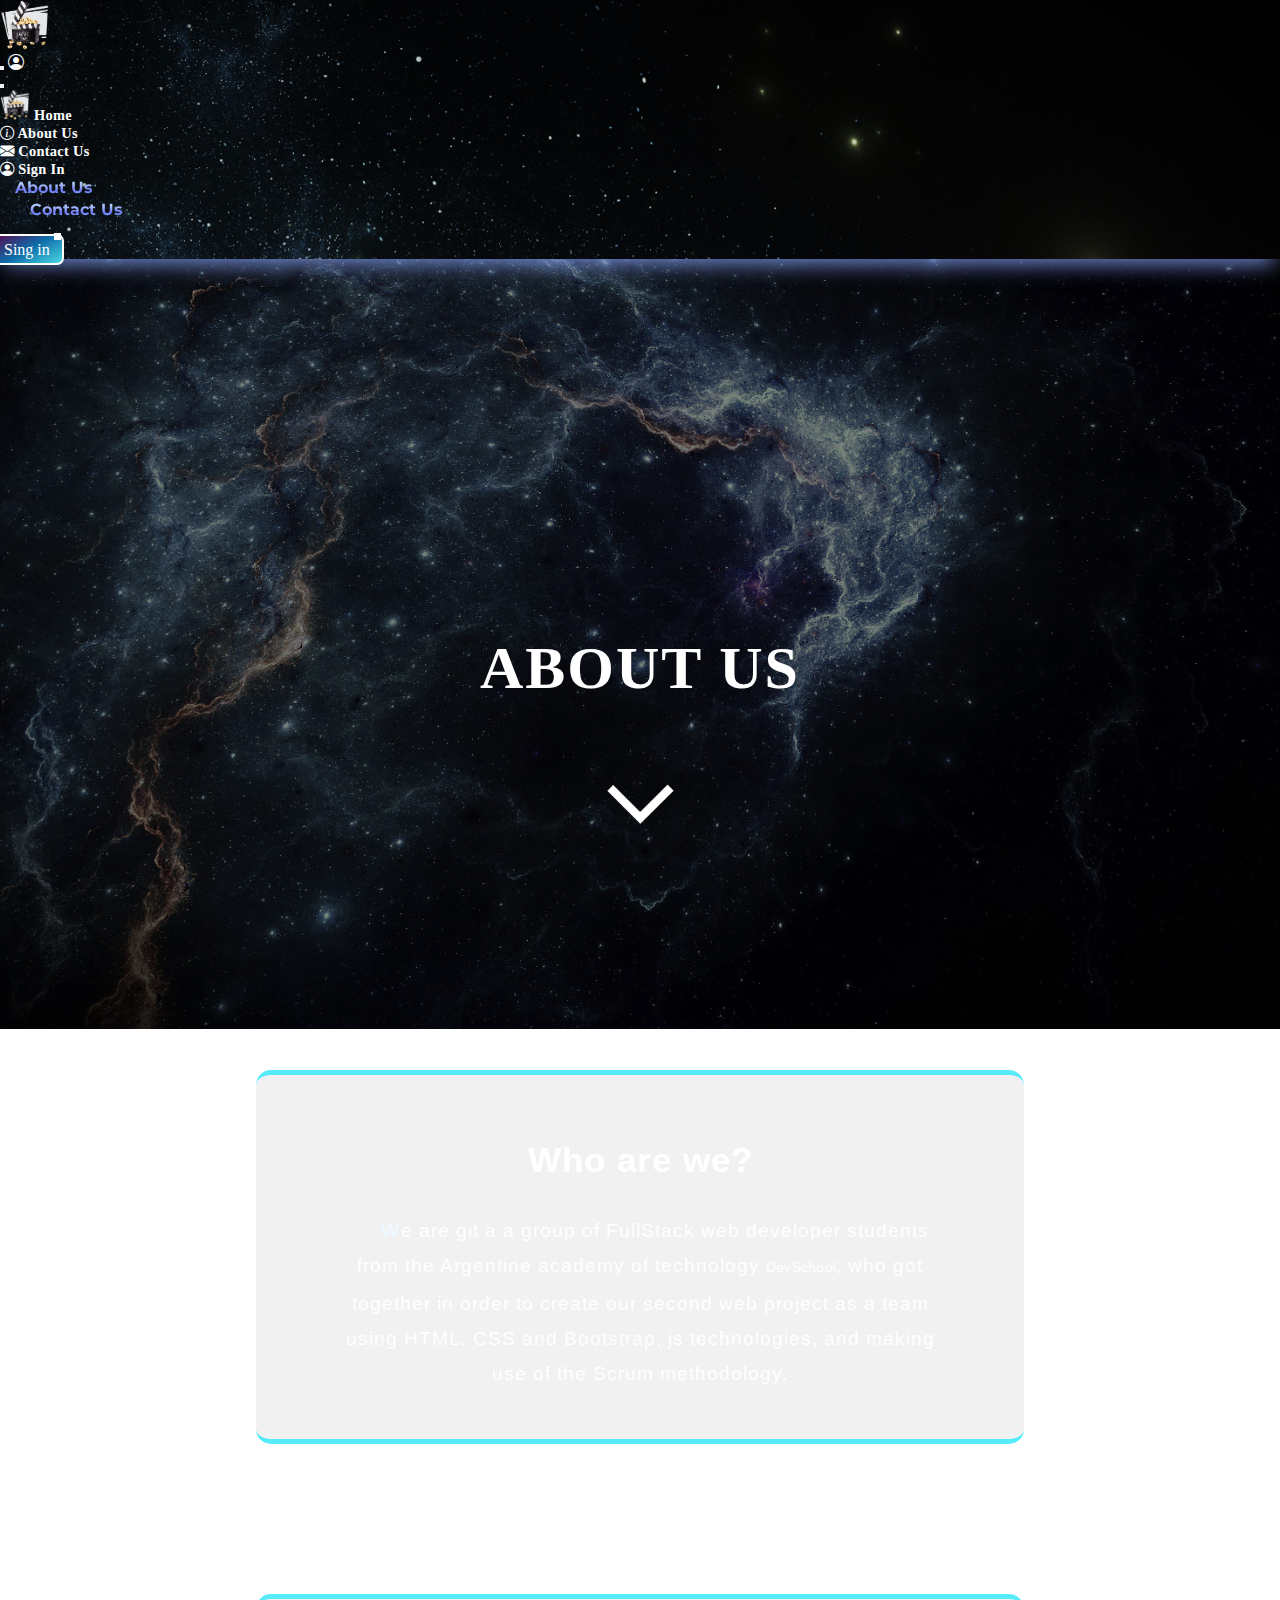
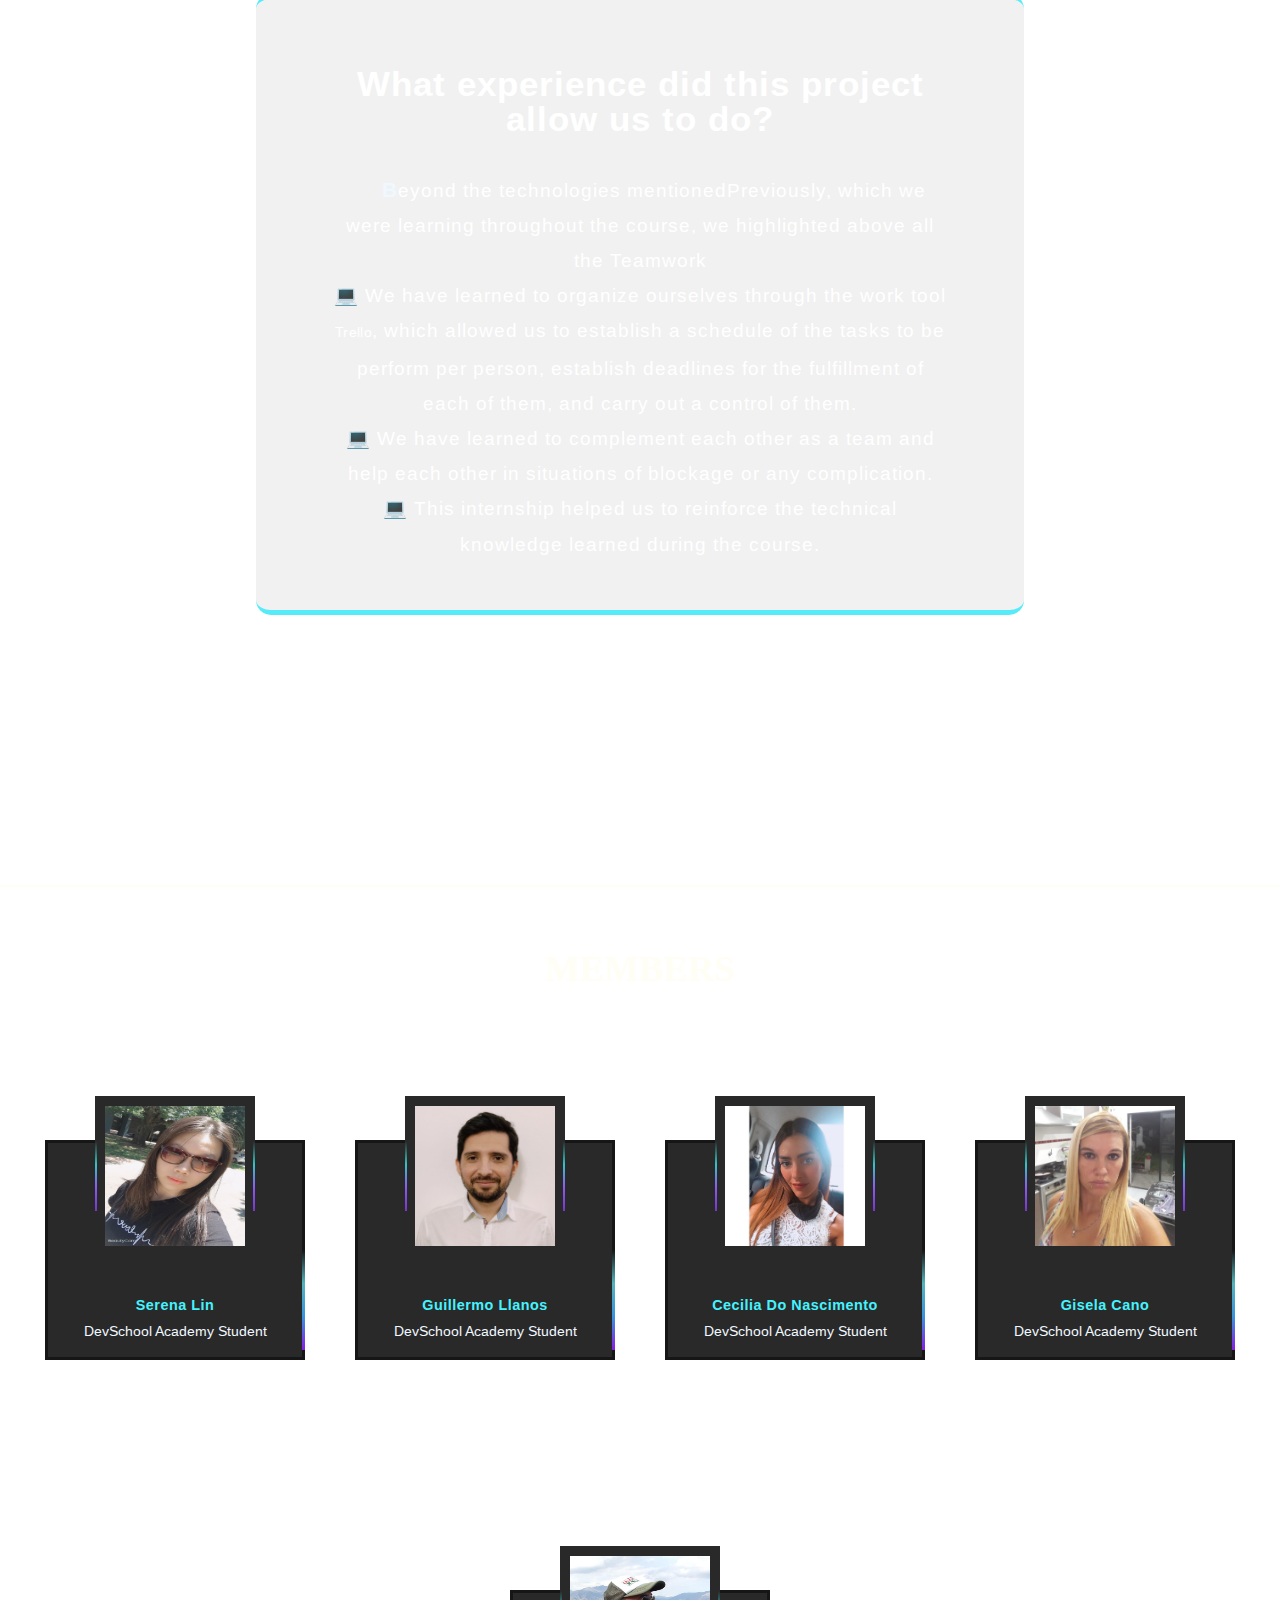
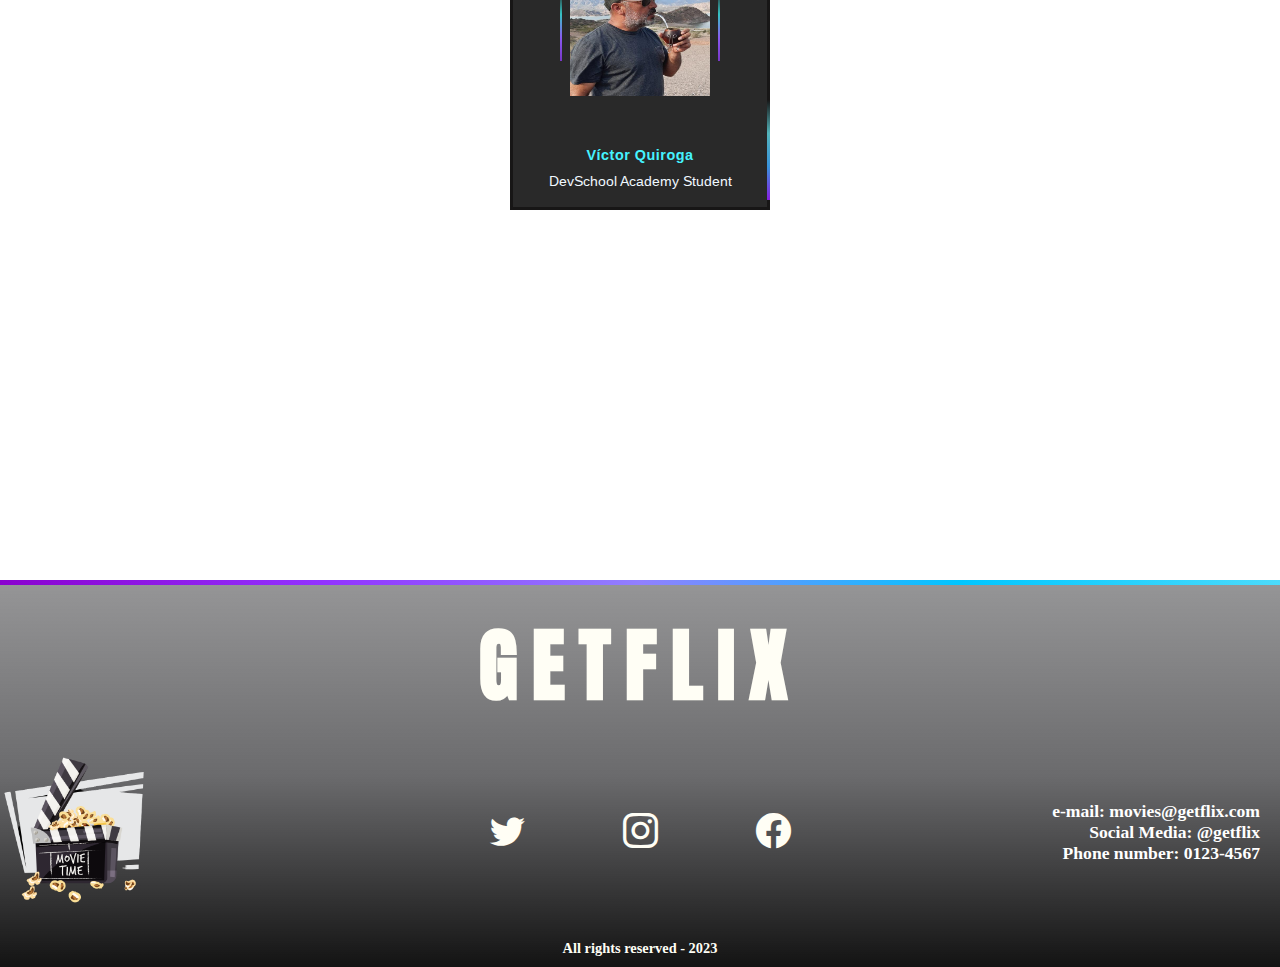
<file: pages/aboutus.html>
<!DOCTYPE html>
<html lang="en-AR">
    <head>
    <meta charset="UTF-8">
    <meta http-equiv="X-UA-Compatible" content="IE=edge">
    <meta name="viewport" content="width=device-width, initial-scale=1.0">
    <meta name="keywords"
        content="blog, films, cinema, movies, cine, tv shows, tv, streaming, trends, cast, reparto, críticas, classic, disney, hbo max, netflix, amazone prime, star plus, flow, paramount plus, crunchyroll, Action, Documental, Drama, Musical, Thriller, anime">
    <meta name="description"
        content="Enjoy exclusive Getflix as well as popular movies and TV shows. GETFLIX, The big screen experience on your TV, or watch on your tablet, laptop, phone and more. You can watch an ever-growing selection of titles in 4K.">
    <meta name="author" content="Getflix">
    <link rel="icon" href="./images/icons/logo.png">
    <title>GETFLIX</title>
    <link rel="preconnect" href="https://fonts.googleapis.com">
    <link rel="preconnect" href="https://fonts.gstatic.com" crossorigin>
    <link rel="preconnect" href="https://fonts.googleapis.com">
    <link rel="preconnect" href="https://fonts.gstatic.com" crossorigin>
    <link href="https://fonts.googleapis.com/css2?family=Anton&family=Arimo:ital,wght@0,400;0,500;0,600;0,700;1,400&family=Montserrat:wght@100;200;400;500;600;700;800&family=Poppins:wght@300&display=swap" rel="stylesheet">
    <link rel="stylesheet" href="https://cdn.jsdelivr.net/npm/bootstrap-icons@1.9.1/font/bootstrap-icons.css">
    <link href="https://cdn.jsdelivr.net/npm/bootstrap@5.2.3/dist/css/bootstrap.min.css" rel="stylesheet" integrity="sha384-rbsA2VBKQhggwzxH7pPCaAqO46MgnOM80zW1RWuH61DGLwZJEdK2Kadq2F9CUG65" crossorigin="anonymous">
    <link rel="stylesheet" href="../css/about-us.css">
</head>
<body>
    <header class="container__header">
		<!-- navbar -->
		<nav class="navbar navbar-dark bg-dark fixed-top nav-shadow">
			<div class="d-none d-md-block">
                <a href="../index.html">
                    <img class="navbar__img ms-3" src="../../images/icons/logo.png" alt="logo">
                </a>
            </div>
			<div class="container-fluid d-md-none">
				<button
					class="navbar-toggler"
					type="button"
					data-bs-toggle="offcanvas"
					data-bs-target="#offcanvasDarkNavbar"
					aria-controls="offcanvasDarkNavbar"
				>
					<span class="navbar-toggler-icon"></span>
				</button>
				<a class="navbar-brand" href="./signin.html"><i class="bi bi-person-circle fs-3"></i></a>
				<div
					class="offcanvas offcanvas-start text-bg-dark"
					tabindex="-1"
					id="offcanvasDarkNavbar"
					aria-labelledby="offcanvasDarkNavbarLabel"
				>
					<div class="offcanvas-header justify-content-end">
						<button
							type="button"
							class="btn-close btn-close-white"
							data-bs-dismiss="offcanvas"
							aria-label="Close"
						></button>
					</div>
					<div class="offcanvas-body">
						<ul class="navbar-nav justify-content-start flex-grow-1 pe-3">
							<li class="nav-item ps-3 d-flex">
								<img
									class="nav-item-img me-3"
									src="../images/icons/logo.png"
									alt="logo">
									<a class="nav-link active" aria-current="page" href="../index.html">Home</a>
							</li>
							<li class="nav-item ps-3">
								<a class="nav-link active" aria-current="page" href="./aboutus.html"
									><i class="bi bi-info-circle me-4"></i> About Us</a
								>
							</li>
							<li class="nav-item ps-3">
								<a class="nav-link active" aria-current="page" href="./contact.html"
									><i class="bi bi-envelope-fill me-4"></i> Contact Us</a
								>
							</li>
							<li class="nav-item ps-3">
								<a class="nav-link active" aria-current="page" href="./signin.html"
									><i class="bi bi-person-circle me-4"> </i>Sign In</a
								>
							</li>
						</ul>
					</div>
				</div>
			</div>
			<div class="d-none d-md-flex justify-content-around align-items-center">
                <a class="nav-links text-light me-3" href="./aboutus.html">About Us</a>
                <a class="nav-links text-light" href="./contact.html">Contact Us</a>
				<form role="search">
					<a href="./signin.html" type="button" class="btn btn-navbar ms-4 me-3">Sing in
                        <span></span>
                        <span></span>
                    </a> 
				</form>
			</div>
		</nav>
        <div class="container__title">
            <h2 class="main-title">ABOUT US</h2>
            <a class="container__arrow-img" href="#about-us">
                <img class="header__arrow-img" src="../images/icons/arrow.png" alt="Flecha-abajo"></i>
            </a>
        </div>
    </header>
    <main class="main__container">
        <div id="about-us" class="container__about-us">
            <div class="about-us__part-1">
                <h2 class="about__us-title">Who are we?</h2>
                <p class="about-us__content"><span class="letter-big">&nbsp;&nbsp;&nbsp;&nbsp;W</span>e are git a a group of FullStack web developer students from the Argentine academy of technology <a href="http://devschool.com.ar/" target="_blank">DevSchool</a>, who got together in order to create our second web project as a team using HTML, CSS and Bootstrap, js technologies, and making use of the Scrum methodology.</p></div>
            <div class="about-us__part-3">
                <h2 class="about__us-title">What experience did this project allow us to do?</h2>
                <p><span class="letter-big">&nbsp;&nbsp;&nbsp;&nbsp;<B>B</span>eyond the technologies mentionedPreviously, which we were learning throughout the course, we highlighted above all the
                    Teamwork</p>
                <p>💻 We have learned to organize ourselves through the work tool <a href="https://trello.com/es"
                        target="_blank">Trello</a>, which allowed us to establish a schedule of the tasks to be
                        perform per person, establish deadlines for the fulfillment of each of them, and carry out
                        a control of them.</p>
                <p>💻 We have learned to complement each other as a team and help each other in situations of blockage or
                    any complication.</p>
                <p>💻 This internship helped us to reinforce the technical knowledge learned during the course.</p> 
            </div>
        </div>
        <div class="section__cards">
            <h3 class="members__title">MEMBERS</h3>
            <div class="container__cards">
                <!--Template cards-->
            </div> 
        </div>
        <template class="template-cards"> 
            <div class="container__card">
                <div class="card">
                    <div class="lines"></div>
                    <div class="imgBx">
                        <img class="member-img" src="" alt="">
                    </div>
                    <div class="content">
                        <div class="details">
                            <h3>Student Name</h3>
                            <span class="student">DevSchool Academy Student</span>
                            <div class="data">
                                <div class="container__social">
                                    <a href="https://www.instagram.com/" target="_blank"><i class="bi bi-instagram"></i></a>
                                    <p>Instagram</p>
                                </div>
                                <div class="container__social">
                                    <a href="https://accounts.google.com/v3/signin/identifier?dsh=S1392697184%3A1679351441567912&continue=https%3A%2F%2Fmail.google.com%2Fmail%2F&ifkv=AWnogHf41I2xPI1ugD1K0_TJUg4rukqGtb3h2GVks-oaQX3cg0LCujHY81bO4J9gqaGSDsOz6fYe0g&rip=1&sacu=1&service=mail&flowName=GlifWebSignIn&flowEntry=ServiceLogin"><i class="bi bi-envelope-fill" target="_blank"></i></a>
                                    <p>Email</p>
                                </div>
                                <div class="container__social">
                                    <a href="https://ar.linkedin.com/" target="_blank"><i class="bi bi-linkedin"></i></a>
                                    <p>LinkedIn</p>
                                </div>
                            </div>
                        </div>
                    </div>
                </div>
            </div>  
        </template>
    </main>
    <footer class="container__footer">
        <h2 class="footer__title">GETFLIX</h2>
        <div class="footer__container-contact">
            <div class="footer__container-logo">
                <img class="footer__logo" src="../images/icons/logo.png" alt="Logo">
            </div>
            <div class="footer__icons">
                <a href="https://twitter.com/?lang=es"><i class="icon-redes bi bi-twitter text-white"></i></a>
                <a href="https://www.instagram.com/"><i class="icon-redes bi bi-instagram text-white "></i></a>
                <a href="https://www.facebook.com/"><i class="icon-redes bi bi-facebook text-white "></i></a>
            </div>
            <div class="footer__contact">
                <p>e-mail: movies@getflix.com</p>
                <p>Social Media: @getflix</p>
                <p>Phone number: 0123-4567</p>
            </div>
        </div>
        <p class="footer__reserved">All rights reserved - 2023</p>
    </footer>
   <script src="https://cdn.jsdelivr.net/npm/bootstrap@5.2.3/dist/js/bootstrap.bundle.min.js" integrity="sha384-kenU1KFdBIe4zVF0s0G1M5b4hcpxyD9F7jL+jjXkk+Q2h455rYXK/7HAuoJl+0I4" crossorigin="anonymous"></script>
   <script src="../js/aboutUs.js" type="module"></script>
</body>
</html>
</file>
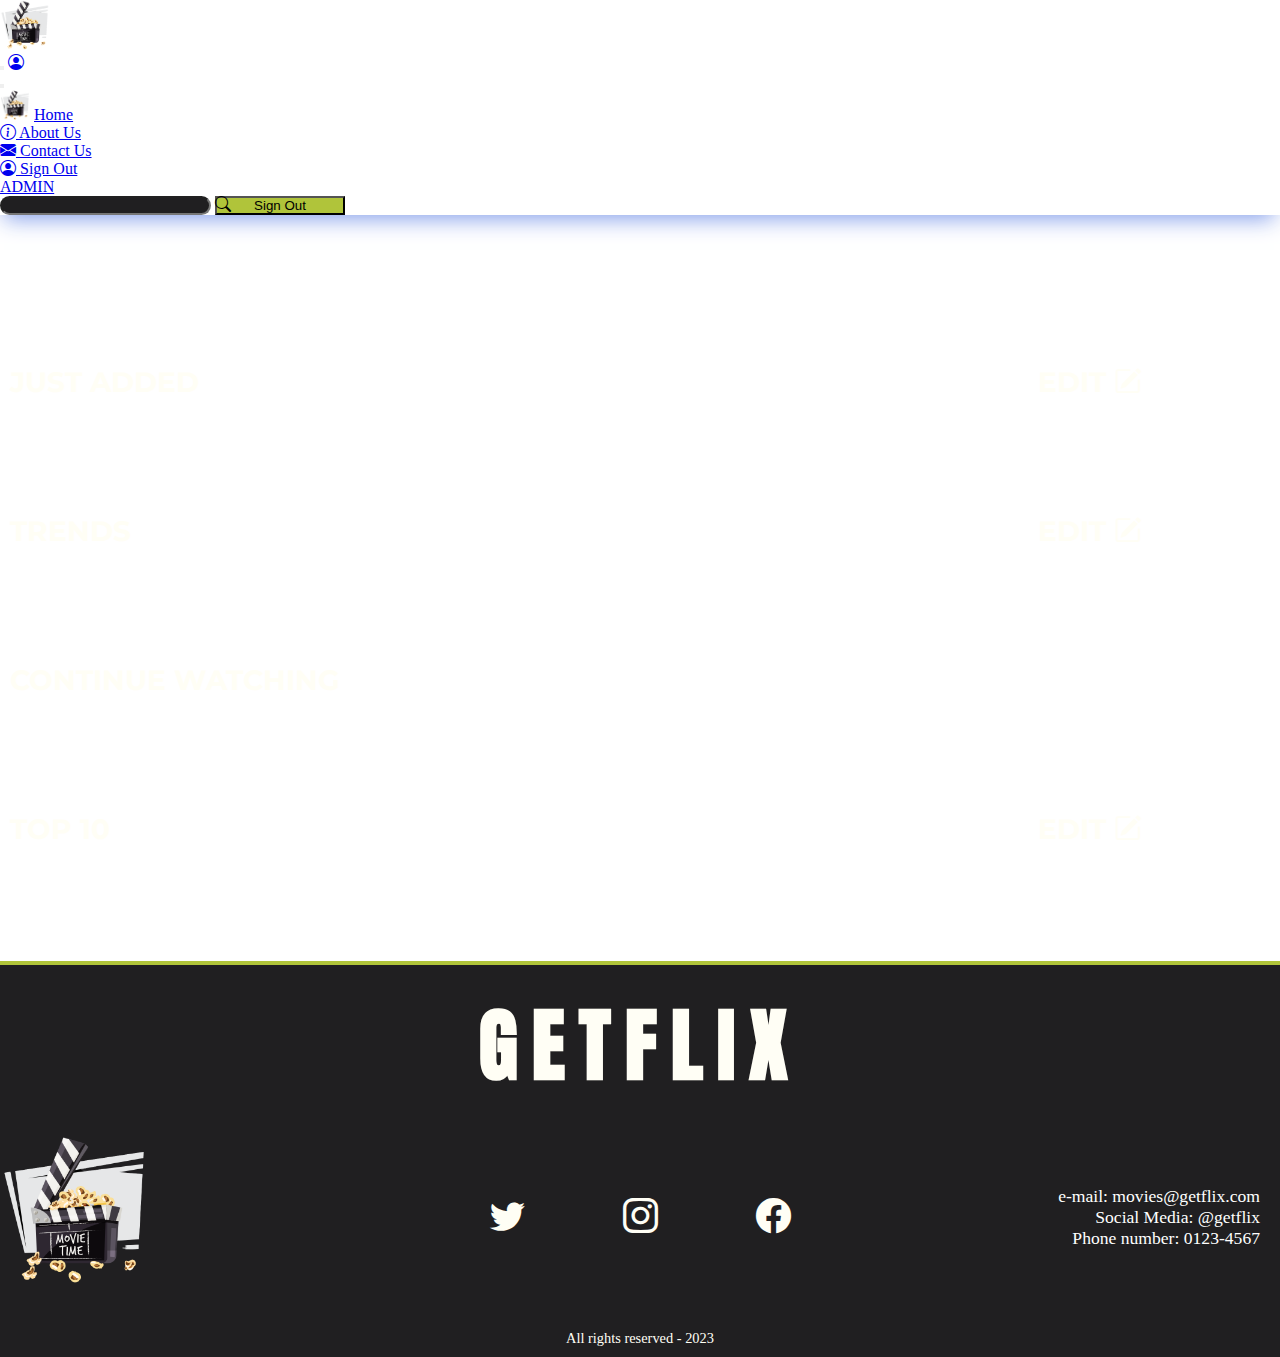
<file: pages/admin1.html>
<!DOCTYPE html>
<html lang="en-AR">
    <head>
    <meta charset="UTF-8">
    <meta http-equiv="X-UA-Compatible" content="IE=edge">
    <meta name="viewport" content="width=device-width, initial-scale=1.0">
    <meta name="keywords"
        content="blog, films, cinema, movies, cine, tv shows, tv, streaming, trends, cast, reparto, críticas, classic, disney, hbo max, netflix, amazone prime, star plus, flow, paramount plus, crunchyroll, Action, Documental, Drama, Musical, Thriller, anime">
    <meta name="description"
        content="Enjoy exclusive Getflix as well as popular movies and TV shows. GETFLIX, The big screen experience on your TV, or watch on your tablet, laptop, phone and more. You can watch an ever-growing selection of titles in 4K.">
    <meta name="author" content="Getflix">
    <link rel="icon" href="./images/icons/logo.png">
    <title>GETFLIX</title>
    <link rel="preconnect" href="https://fonts.googleapis.com">
    <link rel="preconnect" href="https://fonts.gstatic.com" crossorigin>
    <link rel="preconnect" href="https://fonts.googleapis.com">
    <link rel="preconnect" href="https://fonts.gstatic.com" crossorigin>
    <link href="https://fonts.googleapis.com/css2?family=Anton&family=Arimo:ital,wght@0,400;0,500;0,600;0,700;1,400&family=Montserrat:wght@100;200;400;500;600;700;800&family=Poppins:wght@300&display=swap" rel="stylesheet">
    <link rel="stylesheet" href="https://cdn.jsdelivr.net/npm/bootstrap-icons@1.9.1/font/bootstrap-icons.css">
    <link href="https://cdn.jsdelivr.net/npm/bootstrap@5.2.3/dist/css/bootstrap.min.css" rel="stylesheet" integrity="sha384-rbsA2VBKQhggwzxH7pPCaAqO46MgnOM80zW1RWuH61DGLwZJEdK2Kadq2F9CUG65" crossorigin="anonymous">
    <link rel="stylesheet" href="../css/admin-1.css">
</head>

<body>
    <!-- navbar -->
    <nav class="navbar navbar-dark bg-dark fixed-top nav-shadow">
        <div class="d-none d-md-block">
            <a href="../pages/admin1.html">
                <img class="navbar__img ms-3" src="../../images/icons/logo.png" alt="logo">
            </a>
        </div>
    <div class="container-fluid d-md-none">
        <button
            class="navbar-toggler"
            type="button"
            data-bs-toggle="offcanvas"
            data-bs-target="#offcanvasDarkNavbar"
            aria-controls="offcanvasDarkNavbar"
        >
            <span class="navbar-toggler-icon"></span>
        </button>
        <a class="navbar-brand" href="./signin.html"><i class="bi bi-person-circle fs-3"></i></a>
        <div
            class="offcanvas offcanvas-start text-bg-dark"
            tabindex="-1"
            id="offcanvasDarkNavbar"
            aria-labelledby="offcanvasDarkNavbarLabel"
        >
            <div class="offcanvas-header justify-content-end">
                <button
                    type="button"
                    class="btn-close btn-close-white"
                    data-bs-dismiss="offcanvas"
                    aria-label="Close"
                ></button>
            </div>
            <div class="offcanvas-body">
                <ul class="navbar-nav justify-content-start flex-grow-1 pe-3">
                    <li class="nav-item ps-3 d-flex">
                        <img
                            class="nav-item-img me-3"
                            src="/images/icons/logo.png"
                            alt="logo">
                            <a class="nav-link active" aria-current="page" href="./admin1.html">Home</a>
                    </li>
                    <li class="nav-item ps-3">
                        <a class="nav-link active" aria-current="page" href="./aboutus.html"
                            ><i class="bi bi-info-circle me-4"></i> About Us</a
                        >
                    </li>
                    <li class="nav-item ps-3">
                        <a class="nav-link active" aria-current="page" href="./contact.html"
                            ><i class="bi bi-envelope-fill me-4"></i> Contact Us</a
                        >
                    </li>
                    <li class="nav-item ps-3">
                        <a class="nav-link active" aria-current="page" href="../index.html"
                            ><i class="bi bi-person-circle me-4"> </i>Sign Out</a
                        >
                    </li>
                </ul>
            </div>
        </div>
    </div>
        <div class="d-none d-md-flex"">
            <a class="nav-link text-light  pt-1 me-3 text-decoration-underline" href="./admin1.html">ADMIN</a>
            <form class=" d-none d-md-flex" role="search">
                <input class="form__position form-control me-2 text-light" type="search"  aria-label="Search">
                <i class="form__position-search fs-5 text-light mt-1 ps-2 bi bi-search"></i>
                <button id="sign-out-btn" class="btn btn-navbar me-4" type="submit">Sign Out</button>
            </form>
        </div>
    </nav>

    
    <div class="main main-1">
        <div class="main__title">
            <h3 class="section__title just-added__title" data-title="Just added">JUST ADDED</h3>
            <h3 class="main__container-btn just-added-edit" id="open">EDIT <i class="bi bi-pencil-square"></i></h3>
        </div>


        <div class="main__container">
            <ul class="main__container-movies container__just-added">
                <!--Template movies-->
            </ul>
        </div>			
    </div>
    <div class="main">
        <div class="main__title">
            <h3 class="section__title trends__title" data-title="Trends">TRENDS</h3>
            <h3 class="main__container-btn trends-edit" id="open">EDIT <i class="bi bi-pencil-square"></i></h3>
        </div>

        <div class="main__container">
            <ul class="main__container-movies container__trends">
                <!--Template movies-->
            </ul>
        </div>			
    </div>
    <div class="main">
        <div class="main__title">
            <h3 class="section__title just-added__title" data-title="Continue watching">CONTINUE WATCHING</h3>
            
        </div>

        <div class="main__container">
            <ul class="main__container-movies container__continue">
                <!--Template movies-->
            </ul>
        </div>			
    </div>
    <div class="main">
        <div class="main__title">
            <h3 class="section__title just-added__title" data-title="Top 10">TOP 10</h3>
            <h3 class="main__container-btn top-10-edit" id="open">EDIT <i class="bi bi-pencil-square"></i></h3>
        </div>

        <div class="main__container">
            <div class="main__container-movies container__top-10">
                <!--Template movies-->
            </div>
        </div>			
    </div>

    <template id="template-categories">
        <li class="main__container-movie">
            <h2 class="movie-title">title</h2> 
            <img class="img-films" data-img="" src="" alt="">
        </li>
    </template>

    <template id="template-top-ten">
        <li class="main__container-movie">
            <h2 class="movie-title">title</h2> 
            <div class="container__movie-number" href="#">
                <img class="img-films" src="" alt="" data-img="">
                <p class="movie-number">N</p>
            </div>
        </li>
    </template>


    <div class="modal__container w3-animate-opacity">
        <div class="modal__close  w3-animate-opacity">
            <strong><i class="bi bi-x-lg" id="btn-close"></i></strong>
        </div>
        <table class="modal__table">
            <thead>
                <tr class="modal__table-titles" data-id="">
                    <th class="modal__table-title-1">Movie</th>
                    <th class="modal__table-title-2">Year</th>
                    <th class="modal__table-title-3">Description</th>
                    <th class="modal__table-title-4">Add Movie<i class="bi bi-plus-lg" data-id=""></i></th>
                    <!--modal template-->
                </tr>
            </thead>
            <tbody></tbody>
        </table>
            
        <template class="modal__template" id="modal-template">
            <tr class="modal__table-titles" data-id=""> 
                <th class="modal__table-title-1"></th>
                <th class="modal__table-title-2"></th>
                <th class="modal__table-title-3"></th>
                <th class="modal__table-title-icon">
                    <i class="bi bi-pencil-square modal__table-btn" id="edit" data-id=""></i>
                    <i class="bi bi-trash3-fill modal__table-btn" id="remove-btn" data-id=""></i>
                </th>
            </tr>
        </template>
    </div>
    <div class="add-movie">
        <form class="modal__add-movie w3-animate-opacity">
            <i class="bi bi-arrow-left  w3-animate-opacity" id="back"></i>
            <h5 class="modal__add-movie-title">Movie title</h5>
            <input class="modal__add-movie-input" id="movie-title" type="text" placeholder="Example" required>
            <h5 class="modal__add-movie-title">ID</h5>
            <input class="modal__add-movie-input" id="movie-id" type="text" placeholder="example" required>
            <h5 class="modal__add-movie-title">Year</h5>
            <input class="modal__add-movie-input" id="movie-year" type="number" placeholder="2023" required>
            <h5 class="modal__add-movie-title">Genres</h5>
            <input class="modal__add-movie-input" id="movie-genres" type="text" placeholder="Science-Fiction, Action, Love" required>
            <h5 class="modal__add-movie-title">Image url</h5>
            <input class="modal__add-movie-input" id="movie-img-url" type="text" placeholder="www.image.com" required>
            <h5 class="modal__add-movie-title">Alt</h5>
            <input class="modal__add-movie-input" id="movie-alt" type="text" placeholder="example" required>
            <h5 class="modal__add-movie-title">Trailer url</h5>
            <input class="modal__add-movie-input" id="movie-trailer-url" type="text" placeholder="www.youtube.com/trailer" required>
            <h5 class="modal__add-movie-title">Description(Synopsis)</h5>
            <input class="modal__add-movie-input" id="movie-synopsis" type="text" placeholder="Example is a movie about..." required >
            <h5 class="modal__add-movie-title">Category</h5>
            <input class="modal__add-movie-input" id="movie-category" type="text" placeholder="Trends, Top 10" required>
            <button class="modal__add-movie-btn" role="button" type="submit" id="add-btn">Add movie</button>
            <button class="modal__add-movie-btn" role="button" type="button" id="add-cancel">Cancel</button>
        </form>
    </div>

    <footer class="container__footer">
        <h2 class="footer__title">GETFLIX</h2>
        <div class="footer__container-contact">
            <div class="footer__container-logo">
                <img class="footer__logo" src="../images/icons/logo.png" alt="Logo">
            </div>
            <div class="footer__icons">
                <a href="https://twitter.com/?lang=es"><i class="icon-redes bi bi-twitter text-white"></i></a>
                <a href="https://www.instagram.com/"><i class="icon-redes bi bi-instagram text-white "></i></a>
                <a href="https://www.facebook.com/"><i class="icon-redes bi bi-facebook text-white "></i></a>
            </div>
            <div class="footer__contact">
                <p>e-mail: movies@getflix.com</p>
                <p>Social Media: @getflix</p>
                <p>Phone number: 0123-4567</p>
            </div>
        </div>
        <p class="footer__reserved">All rights reserved - 2023</p>
    </footer>
    
   <script src="../js/admin1.js"></script>
   <script src="https://cdn.jsdelivr.net/npm/bootstrap@5.2.3/dist/js/bootstrap.bundle.min.js" integrity="sha384-kenU1KFdBIe4zVF0s0G1M5b4hcpxyD9F7jL+jjXkk+Q2h455rYXK/7HAuoJl+0I4" crossorigin="anonymous"></script>
</body>
</html>
</file>
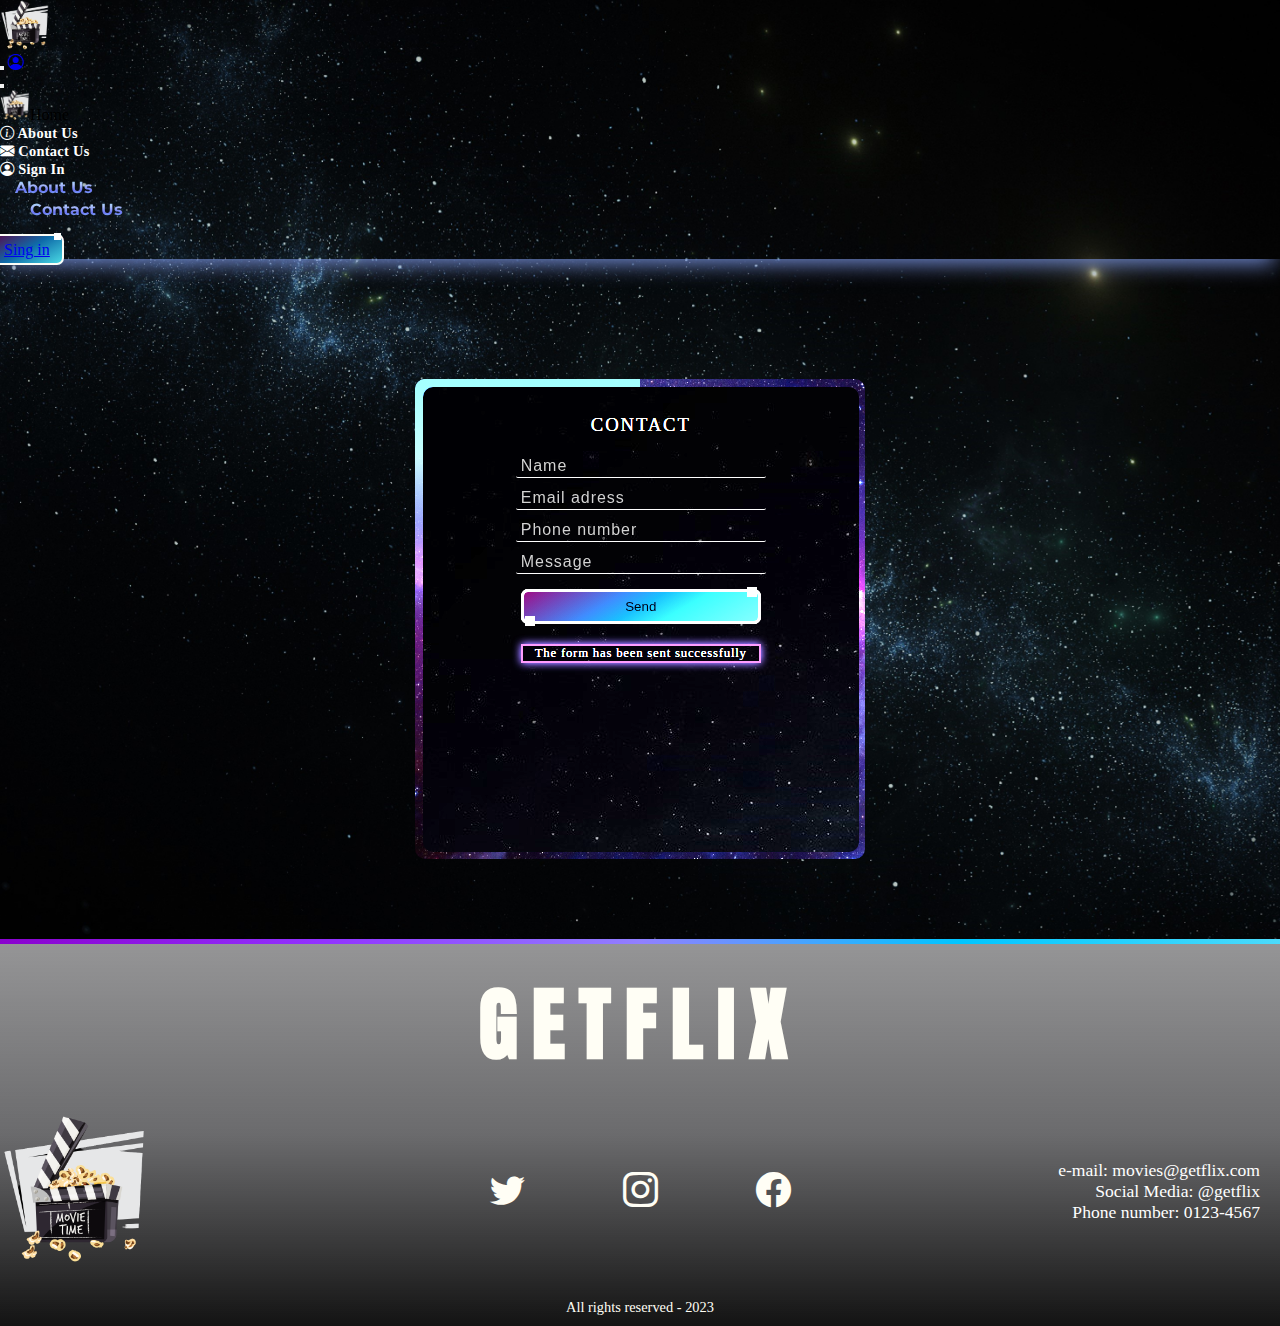
<file: pages/contact.html>
<!DOCTYPE html>
<html lang="en">
	<head>
		<meta charset="UTF-8" />
		<meta http-equiv="X-UA-Compatible" content="IE=edge" />
		<meta name="viewport" content="width=device-width, initial-scale=1.0" />
		<meta
			name="keywords"
			content="blog, films, cinema, movies, cine, tv shows, tv, streaming, trends, cast, reparto, críticas, classic, disney, hbo max, netflix, amazone prime, star plus, flow, paramount plus, crunchyroll, Action, Documental, Drama, Musical, Thriller, anime"
		/>
		<meta
			name="description"
			content="Enjoy exclusive Getflix as well as popular movies and TV shows. GETFLIX, The big screen experience on your TV, or watch on your tablet, laptop, phone and more. You can watch an ever-growing selection of titles in 4K."
		/>
		<meta name="author" content="Getflix" />
		<link rel="icon" href="./images/icons/logo.png" />
		<title>GETFLIX</title>
		<link rel="preconnect" href="https://fonts.googleapis.com" />
		<link rel="preconnect" href="https://fonts.gstatic.com" crossorigin />
		<link rel="preconnect" href="https://fonts.googleapis.com" />
		<link rel="preconnect" href="https://fonts.gstatic.com" crossorigin />
		<link
			href="https://fonts.googleapis.com/css2?family=Anton&family=Arimo:ital,wght@0,400;0,500;0,600;0,700;1,400&family=Montserrat:wght@100;200;400;500;600;700;800&family=Poppins:wght@300&display=swap"
			rel="stylesheet"
		/>
		<link
			rel="stylesheet"
			href="https://cdn.jsdelivr.net/npm/bootstrap-icons@1.9.1/font/bootstrap-icons.css"
		/>
		<link
			href="https://cdn.jsdelivr.net/npm/bootstrap@5.2.3/dist/css/bootstrap.min.css"
			rel="stylesheet"
			integrity="sha384-rbsA2VBKQhggwzxH7pPCaAqO46MgnOM80zW1RWuH61DGLwZJEdK2Kadq2F9CUG65"
			crossorigin="anonymous"
		/>
		<link rel="stylesheet" href="../css/contact.css" />
	</head>
	<body class="bg-body">
		<!-- navbar -->
		<nav class="navbar navbar-dark bg-dark fixed-top nav-shadow">
			<a href="../index.html" class="d-none d-md-block"> 
				<img class="navbar__img ms-3" src="../images/icons/logo.png" alt="logo">
			</a>
			<div class="container-fluid d-md-none">
				<button
					class="navbar-toggler"
					type="button"
					data-bs-toggle="offcanvas"
					data-bs-target="#offcanvasDarkNavbar"
					aria-controls="offcanvasDarkNavbar"
				>
					<span class="navbar-toggler-icon"></span>
				</button>
				<a class="navbar-brand" href="../pages/signin.html"><i class="bi bi-person-circle fs-3"></i></a>
				<div
					class="offcanvas offcanvas-start text-bg-dark"
					tabindex="-1"
					id="offcanvasDarkNavbar"
					aria-labelledby="offcanvasDarkNavbarLabel"
				>
					<div class="offcanvas-header justify-content-end">
						<button
							type="button"
							class="btn-close btn-close-white"
							data-bs-dismiss="offcanvas"
							aria-label="Close"
						></button>
					</div>
					<div class="offcanvas-body">
						<ul class="navbar-nav justify-content-start flex-grow-1 pe-3">
							<li class="nav-item ps-3">
								<img
									class="nav-item-img me-3"
									src="../images/icons/logo.png"
									alt="logo"
									class="nav-link active" aria-current="page" href="../index.html">Home</a>
							</li>
							<li class="nav-item ps-3">
								<a class="nav-link active" aria-current="page" href="../pages/aboutus.html"
									><i class="bi bi-info-circle me-4"></i> About Us</a
								>
							</li>
							<li class="nav-item ps-3">
								<a class="nav-link active" aria-current="page" href="../pages/contact.html"
									><i class="bi bi-envelope-fill me-4"></i> Contact Us</a
								>
							</li>
							<li class="nav-item ps-3">
								<a class="nav-link active" aria-current="page" href="../pages/signin.html"
									><i class="bi bi-person-circle me-4"> </i>Sign In</a
								>
							</li>
						</ul>
					</div>
				</div>
			</div>
			<div class="d-none d-md-flex justify-content-around align-items-center">
                <a class="nav-links text-light me-3" href="./aboutus.html">About Us</a>
                <a class="nav-links text-light" href="./contact.html">Contact Us</a>
				<form role="search">
					<a href="./signin.html" type="button" class="btn btn-navbar ms-4 me-3">Sing in
                        <span></span>
                        <span></span>
                    </a> 
				</form>
			</div>
		</nav>
		<main>
            <div class="container__contact box">
                <form id ="form" class="form">
                    <h3 class="contact__title">CONTACT</h3>
                    <div class="inputBox">
                        <input  
                            class="form-control mb-3" 
                            name="Username"
                            id="User-name" 
                            type="text"
                            autocomplete="off"
                            placeholder="Name"
                        />
                        <p class="text-danger mb-3 d-none" id="alert-name"></p>
                    </div>
                    <div class="inputBox">
                        <input 
                            class="form-control mb-3" 
                            name="Useremail"
                            id="User-email"
                            placeholder="Email adress"
                            type="email"
                            autocomplete="off"
                        />
                        <p class="text-danger mb-2 d-none" id="alert-email"></p>
                    </div>
                    <div class="inputBox">
                        <input 
                            class="form-control mb-3"
                            name="Userphone" 
                            id="User-phone" 
                            type="number"
                            autocomplete="off"
                            placeholder="Phone number"
                        />
                        <p class="text-danger mb-1 d-none" id="alert-phone"></p>
                    </div>
                    <div class="inputBox">
                        <input 
                            class="form-control mb-3" 
                            name="Usermesssage" 
                            id="User-message"
                            placeholder="Message"
                            type="text"
                            autocomplete="off"
                        />
                        <p class="text-danger mb-3 d-none" id="alert-message"></p>
                    </div>
                        <button type="submit" class="send-button">Send
                            <span></span>
                            <span></span>
                        </button>
                    <div class="alert alert-success d-none" id="alert-success">The form has been sent successfully</div>
                </form>   
            </div>
        </main>
        <footer class="container__footer">
            <h2 class="footer__title">GETFLIX</h2>
            <div class="footer__container-contact">
                <div class="footer__container-logo">
                    <img class="footer__logo" src="../images/icons/logo.png" alt="Logo">
                </div>
                <div class="footer__icons">
                    <a href="https://twitter.com/?lang=es"><i class="icon-redes bi bi-twitter text-white"></i></a>
                    <a href="https://www.instagram.com/"><i class="icon-redes bi bi-instagram text-white "></i></a>
                    <a href="https://www.facebook.com/"><i class="icon-redes bi bi-facebook text-white "></i></a>
                </div>
                <div class="footer__contact">
                    <p>e-mail: movies@getflix.com</p>
                    <p>Social Media: @getflix</p>
                    <p>Phone number: 0123-4567</p>
                </div>
            </div>
            <p class="footer__reserved">All rights reserved - 2023</p>
        </footer>
        <script src="../js/contact.js"></script>
    </body>
</html>
</file>
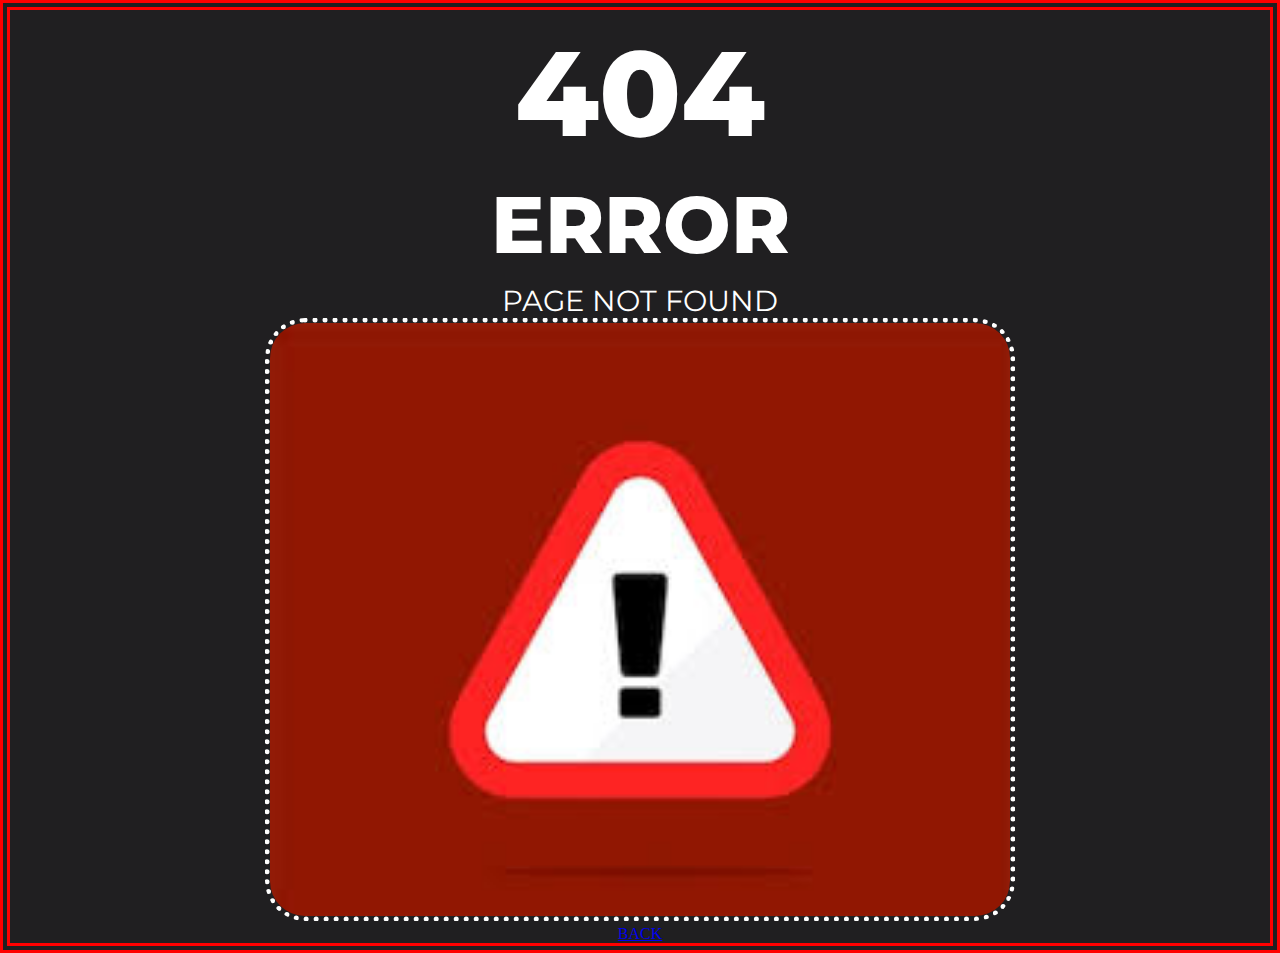
<file: pages/error-404-nueva.html>
<!DOCTYPE html>
<html lang="en-AR">
    <head>
    <meta charset="UTF-8">
    <meta http-equiv="X-UA-Compatible" content="IE=edge">
    <meta name="viewport" content="width=device-width, initial-scale=1.0">
    <meta name="keywords"
        content="blog, films, cinema, movies, cine, tv shows, tv, streaming, trends, cast, reparto, críticas, classic, disney, hbo max, netflix, amazone prime, star plus, flow, paramount plus, crunchyroll, Action, Documental, Drama, Musical, Thriller, anime">
    <meta name="description"
        content="Enjoy exclusive Getflix as well as popular movies and TV shows. GETFLIX, The big screen experience on your TV, or watch on your tablet, laptop, phone and more. You can watch an ever-growing selection of titles in 4K.">
    <meta name="author" content="Getflix">
    <link rel="icon" href="./images/icons/logo.png">
    <title>GETFLIX</title>
    <link rel="preconnect" href="https://fonts.googleapis.com">
    <link rel="preconnect" href="https://fonts.gstatic.com" crossorigin>
    <link rel="preconnect" href="https://fonts.googleapis.com">
    <link rel="preconnect" href="https://fonts.gstatic.com" crossorigin>
    <link href="https://fonts.googleapis.com/css2?family=Anton&family=Arimo:ital,wght@0,400;0,500;0,600;0,700;1,400&family=Montserrat:wght@100;200;400;500;600;700;800&family=Poppins:wght@300&display=swap" rel="stylesheet">
    <link rel="stylesheet" href="https://cdn.jsdelivr.net/npm/bootstrap-icons@1.9.1/font/bootstrap-icons.css">
    <link href="https://cdn.jsdelivr.net/npm/bootstrap@5.2.3/dist/css/bootstrap.min.css" rel="stylesheet" integrity="sha384-rbsA2VBKQhggwzxH7pPCaAqO46MgnOM80zW1RWuH61DGLwZJEdK2Kadq2F9CUG65" crossorigin="anonymous">
    <link rel="stylesheet" href="../css/error-404.css">
</head>

<body>
    <body class="body">
        <section class="section">
            <div class="section__texts">
              <h2 class="number">404</h2>
              <h1 class="error">ERROR</h1>
                <p class="not__found">PAGE NOT FOUND</p>
            </div>
            <div class="section__image">
                <img class="section__image-img" src="../images/icons/triangulo.jpg" alt="Imagen pochoclos">
            </div>
            <a class="back" href="../index.html">BACK</a>
        </section>    
    </body>
   <script src="https://cdn.jsdelivr.net/npm/bootstrap@5.2.3/dist/js/bootstrap.bundle.min.js" integrity="sha384-kenU1KFdBIe4zVF0s0G1M5b4hcpxyD9F7jL+jjXkk+Q2h455rYXK/7HAuoJl+0I4" crossorigin="anonymous"></script>
</body>
</html>
</file>
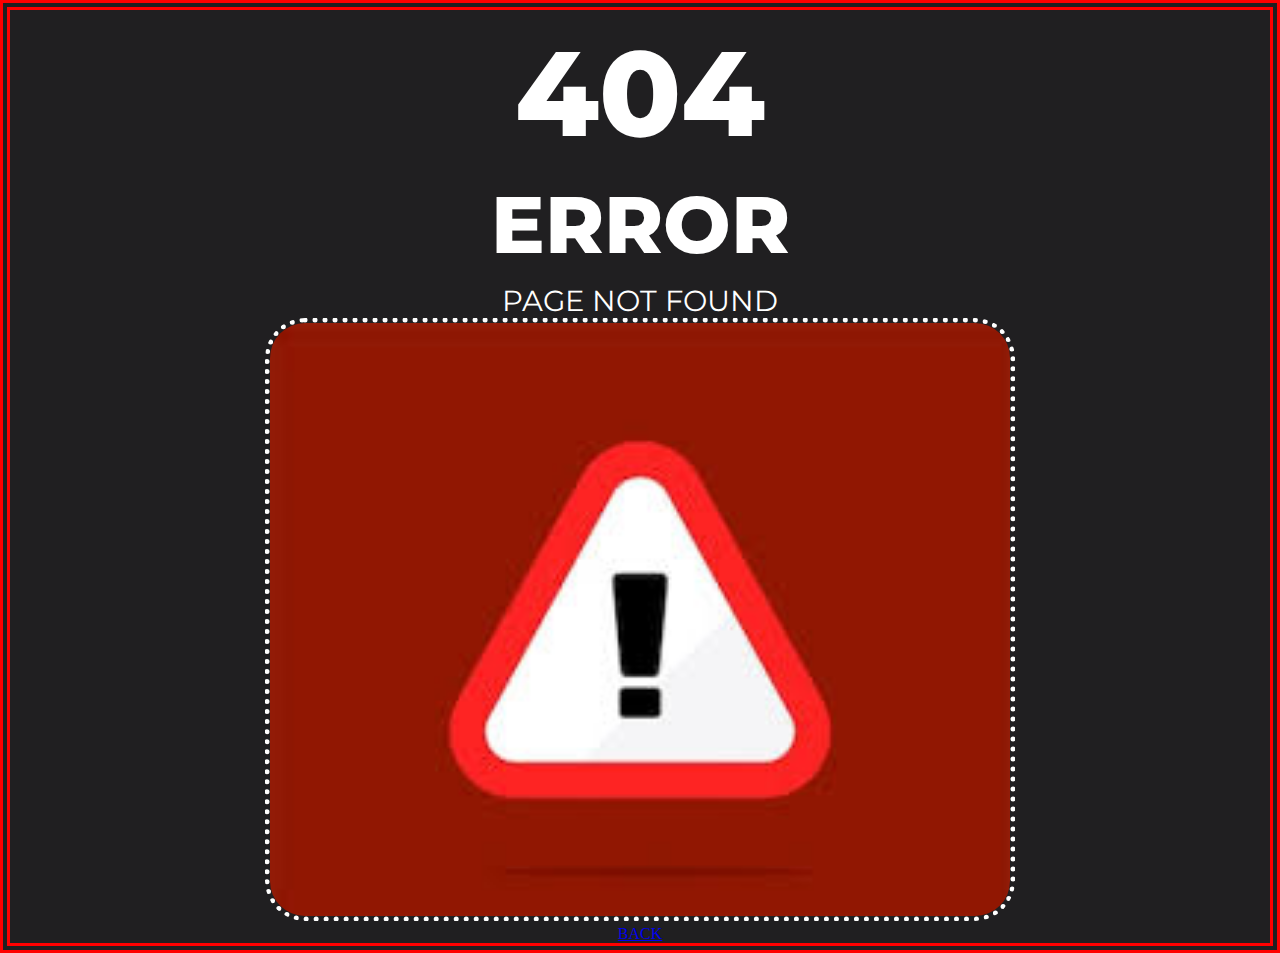
<file: pages/error404.html>
<!DOCTYPE html>
<html lang="en-AR">
    <head>
    <meta charset="UTF-8">
    <meta http-equiv="X-UA-Compatible" content="IE=edge">
    <meta name="viewport" content="width=device-width, initial-scale=1.0">
    <meta name="keywords"
        content="blog, films, cinema, movies, cine, tv shows, tv, streaming, trends, cast, reparto, críticas, classic, disney, hbo max, netflix, amazone prime, star plus, flow, paramount plus, crunchyroll, Action, Documental, Drama, Musical, Thriller, anime">
    <meta name="description"
        content="Enjoy exclusive Getflix as well as popular movies and TV shows. GETFLIX, The big screen experience on your TV, or watch on your tablet, laptop, phone and more. You can watch an ever-growing selection of titles in 4K.">
    <meta name="author" content="Getflix">
    <link rel="icon" href="./images/icons/logo.png">
    <title>GETFLIX</title>
    <link rel="preconnect" href="https://fonts.googleapis.com">
    <link rel="preconnect" href="https://fonts.gstatic.com" crossorigin>
    <link rel="preconnect" href="https://fonts.googleapis.com">
    <link rel="preconnect" href="https://fonts.gstatic.com" crossorigin>
    <link href="https://fonts.googleapis.com/css2?family=Anton&family=Arimo:ital,wght@0,400;0,500;0,600;0,700;1,400&family=Montserrat:wght@100;200;400;500;600;700;800&family=Poppins:wght@300&display=swap" rel="stylesheet">
    <link rel="stylesheet" href="https://cdn.jsdelivr.net/npm/bootstrap-icons@1.9.1/font/bootstrap-icons.css">
    <link href="https://cdn.jsdelivr.net/npm/bootstrap@5.2.3/dist/css/bootstrap.min.css" rel="stylesheet" integrity="sha384-rbsA2VBKQhggwzxH7pPCaAqO46MgnOM80zW1RWuH61DGLwZJEdK2Kadq2F9CUG65" crossorigin="anonymous">
    <link rel="stylesheet" href="../css/error-404.css">
</head>

<body>
    <body class="body">
        <section class="section">
            <div class="section__texts">
              <h2 class="number">404</h2>
              <h1 class="error">ERROR</h1>
                <p class="not__found">PAGE NOT FOUND</p>
            </div>
            <div class="section__image">
                <img class="section__image-img" src="../images/icons/triangulo.jpg" alt="Error image">
            </div>
            <a class="back" href="../index.html">BACK</a>
        </section>    
    </body>
   <script src="https://cdn.jsdelivr.net/npm/bootstrap@5.2.3/dist/js/bootstrap.bundle.min.js" integrity="sha384-kenU1KFdBIe4zVF0s0G1M5b4hcpxyD9F7jL+jjXkk+Q2h455rYXK/7HAuoJl+0I4" crossorigin="anonymous"></script>
   <script src=""></script>
</body>
</html>
</file>
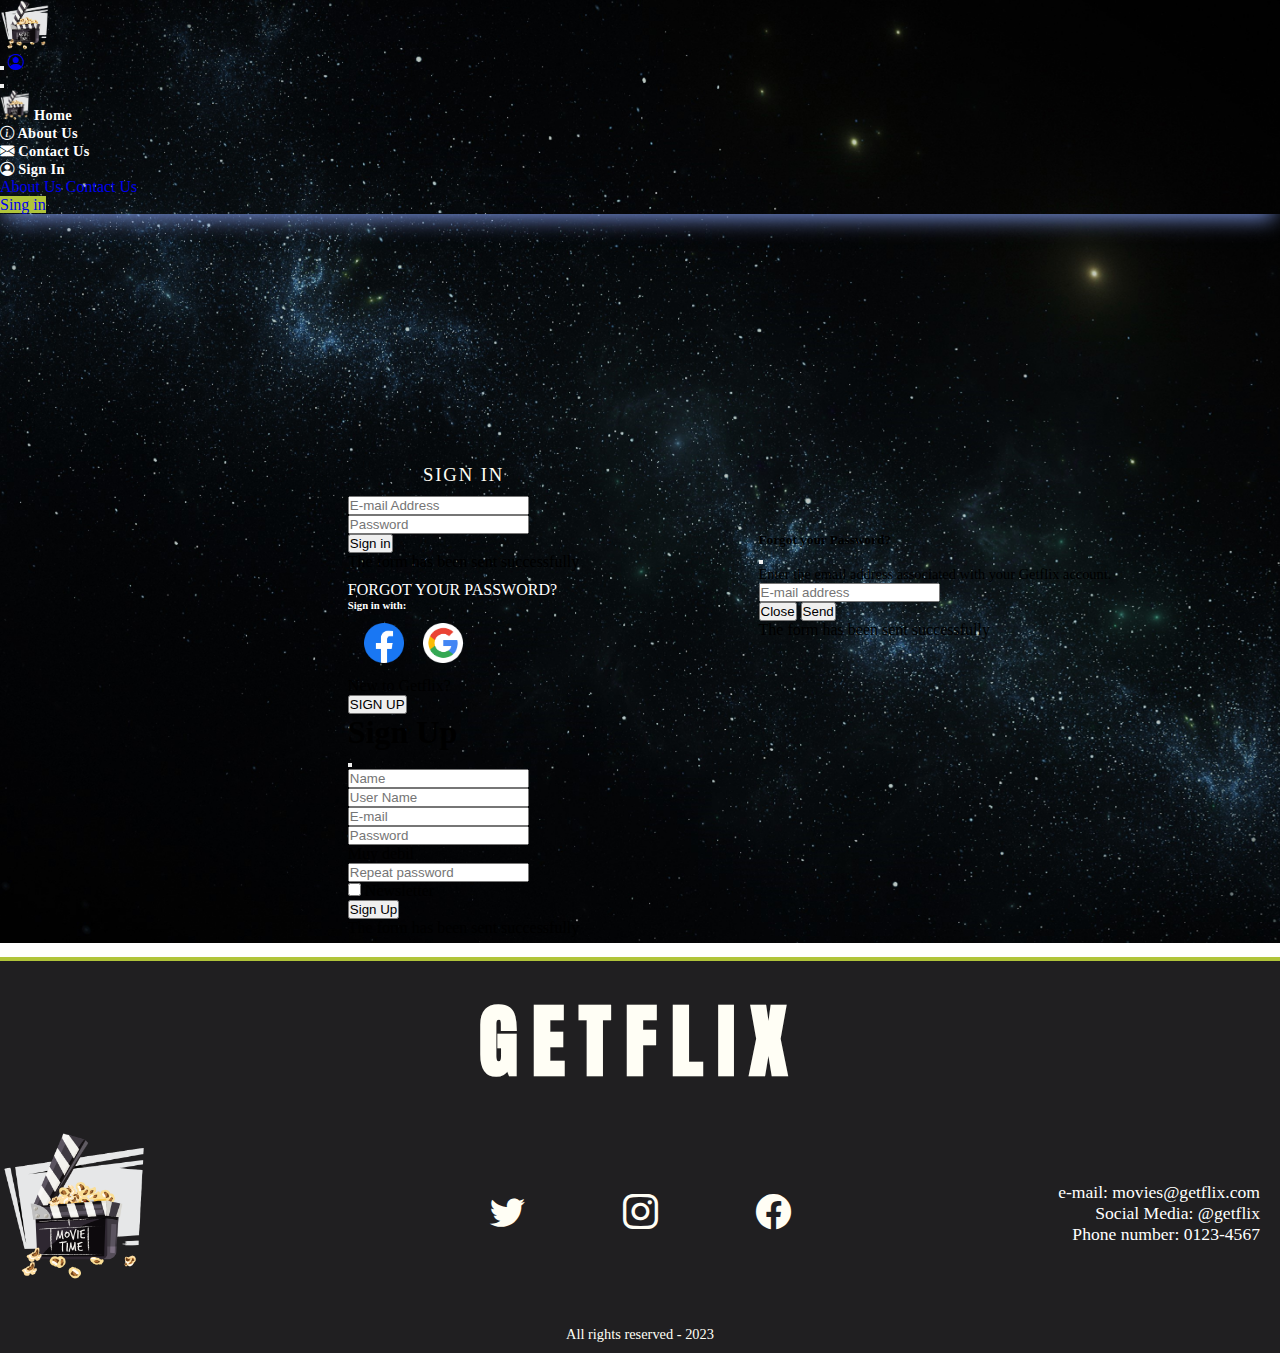
<file: pages/signin.html>
<!DOCTYPE html>
<html lang="en-AR">
  <head>
    <meta charset="UTF-8" />
    <meta http-equiv="X-UA-Compatible" content="IE=edge" />
    <meta name="viewport" content="width=device-width, initial-scale=1.0" />
    <meta
      name="keywords"
      content="blog, films, cinema, movies, cine, tv shows, tv, streaming, trends, cast, reparto, críticas, classic, disney, hbo max, netflix, amazone prime, star plus, flow, paramount plus, crunchyroll, Action, Documental, Drama, Musical, Thriller, anime"
    />
    <meta
      name="description"
      content="Enjoy exclusive Getflix as well as popular movies and TV shows. GETFLIX, The big screen experience on your TV, or watch on your tablet, laptop, phone and more. You can watch an ever-growing selection of titles in 4K."
    />
    <meta name="author" content="Getflix" />
    <link rel="icon" href="./images/icons/logo.png" />
    <title>GETFLIX</title>
    <link rel="preconnect" href="https://fonts.googleapis.com" />
    <link rel="preconnect" href="https://fonts.gstatic.com" crossorigin />
    <link rel="preconnect" href="https://fonts.googleapis.com" />
    <link rel="preconnect" href="https://fonts.gstatic.com" crossorigin />
    <link
      href="https://fonts.googleapis.com/css2?family=Anton&family=Arimo:ital,wght@0,400;0,500;0,600;0,700;1,400&family=Montserrat:wght@100;200;400;500;600;700;800&family=Poppins:wght@300&display=swap"
      rel="stylesheet"
    />
    <link
      rel="stylesheet"
      href="https://cdn.jsdelivr.net/npm/bootstrap-icons@1.9.1/font/bootstrap-icons.css"
    />
    <link
      href="https://cdn.jsdelivr.net/npm/bootstrap@5.2.3/dist/css/bootstrap.min.css"
      rel="stylesheet"
      integrity="sha384-rbsA2VBKQhggwzxH7pPCaAqO46MgnOM80zW1RWuH61DGLwZJEdK2Kadq2F9CUG65"
      crossorigin="anonymous"
    />
    <link rel="stylesheet" href="../css/sign-in.css" />
  </head>

<body>
    <!-- navbar -->
    <nav class="navbar navbar-dark bg-dark fixed-top nav-shadow">
      <div class="d-none d-md-block">
        <a href="../index.html">
            <img class="navbar__img ms-3" src="../../images/icons/logo.png" alt="logo">
        </a>
    </div>
        <div class="container-fluid d-md-none">
            <button
                class="navbar-toggler"
                type="button"
                data-bs-toggle="offcanvas"
                data-bs-target="#offcanvasDarkNavbar"
                aria-controls="offcanvasDarkNavbar"
            >
                <span class="navbar-toggler-icon"></span>
            </button>
            <a class="navbar-brand" href="./signin.html"><i class="bi bi-person-circle fs-3"></i></a>
            <div
                class="offcanvas offcanvas-start text-bg-dark"
                tabindex="-1"
                id="offcanvasDarkNavbar"
                aria-labelledby="offcanvasDarkNavbarLabel"
            >
                <div class="offcanvas-header justify-content-end">
                    <button
                        type="button"
                        class="btn-close btn-close-white"
                        data-bs-dismiss="offcanvas"
                        aria-label="Close"
                    ></button>
                </div>
                <div class="offcanvas-body">
                    <ul class="navbar-nav justify-content-start flex-grow-1 pe-3">
                        <li class="nav-item ps-3 d-flex">
                            <img
                                class="nav-item-img me-3"
                                src="../images/icons/logo.png"
                                alt="logo">
                                <a class="nav-link active" aria-current="page" href="../index.html">Home</a>
                        </li>
                        <li class="nav-item ps-3">
                            <a class="nav-link active" aria-current="page" href="./aboutus.html"
                                ><i class="bi bi-info-circle me-4"></i> About Us</a
                            >
                        </li>
                        <li class="nav-item ps-3">
                            <a class="nav-link active" aria-current="page" href="./contact.html"
                                ><i class="bi bi-envelope-fill me-4"></i> Contact Us</a
                            >
                        </li>
                        <li class="nav-item ps-3">
                            <a class="nav-link active" aria-current="page" href="./signin.html"
                                ><i class="bi bi-person-circle me-4"> </i>Sign In</a
                            >
                        </li>
                    </ul>
                </div>
            </div>
        </div>
        <div class="d-none d-md-flex  justify-content-around">
                <a class="nav-link text-light me-3" href="./aboutus.html">About Us</a>
                <a class="nav-link text-light" href="./contact.html">Contact Us</a>
            <form role="search">
              <a href="./signin.html" class="btn btn-navbar ms-4 me-3">Sing in</a>
            </form>
        </div>
    </nav>
    <main>
        <div class="container__login box">
            <div class="login__form-container"> 
              <form class="login__form form" id="form3">
                    <h3 class=" contact__title" _msttexthash="197041" _msthash="21">
                      SIGN IN
                    </h3>
                      <div class="row mb-3 mb-lg-4 inputBox">
                          <input
                            type="text"
                            class="user-email-admin form-control bg-light login__form-input border-0 py-xl-2"
                            id="User-email3"
                            placeholder="E-mail Address"
                            name="Useremail3"
                            _mstplaceholder="385671"
                            _msthash="22"
                            autocomplete="off"
                            value=""
                          />
                          <p class="text-danger mb-3 d-none" id="alert-email3"></p>
                      </div>
                      <div class="row mb-3 mb-md-4 inputBox">
                          <input
                            type="password"
                            class="user-password-admin form-control bg-light login__form-input border-0 py-xl-2"
                            id="User-Password2"
                            placeholder="Password"
                            name="UserPassword2"
                            _mstplaceholder="182013"
                            _msthash="23"
                            autocomplete="off"
                            value=""
                          />
                          <p class="text-danger mb-3 d-none" id="alert-Password2"></p>
                      </div>
                      <div class="mb-3">
                          <button
                            class="btn  btn-login login__btn text-white rounded-pill fw-semibold py-1 px-3 py-xl-2 px-xl-4 send-button"
                            _msttexthash="114478"
                            _msthash="24"
                          >
                              Sign in
                              <span></span>
                              <span></span>
                          </button>
                      </div>
                      <div class="alert alert-success d-none" id="alert-success">
                        The form has been sent successfully
                      </div>
                  </form>
              </div>
              <a
                class="login__forgot-password"
                href="#"
                data-bs-toggle="modal"
                data-bs-target="#exampleModal"
                _msttexthash="575419"
                _msthash="25"
                >FORGOT YOUR PASSWORD?</a
              >
              <h6 class="login__social-title" _msttexthash="369278" _msthash="26">
                Sign in with:
              </h6>
              <div class="login__container-icons">
                  <a href="https://www.facebook.com/" target="_blank">
                      <img
                      class="login__icons"
                      src="../images/login/facebook-icon.png"
                      alt="Facebook (en inglés)"
                      _mstalt="110734"
                      _msthash="27"
                      />
                  </a>
                  <a href="https://accounts.google.com/v3/signin/identifier?dsh=S403298787%3A1666647323560212&amp;continue=https%3A%2F%2Fmail.google.com%2Fmail%2F&amp;rip=1&amp;sacu=1&amp;service=mail&amp;flowName=GlifWebSignIn&amp;flowEntry=ServiceLogin&amp;ifkv=AQDHYWp8LSuC5ZeWi9N3Izu17ETDNmamWM8_h17JdBp7Ns87kyElWsrzfM7mpRYv0Vrckcm82N9X6A"
                  target="_blank">
                    <img
                    class="login__icons"
                    src="../images/login/gmail-icon.png"
                    alt="G-mail"
                    _mstalt="68367"
                    _msthash="28"
                    />
                </a>
                </div>
                <p>New to Getflix?</p>
              <!-- Button trigger modal SIGN UP-->
              <button type="button" class="btn-register btn btn-primary" data-bs-toggle="modal" data-bs-target="#modalSignUp">
                SIGN UP
              </button>

              <!-- Modal -->
              <div class="modal fade" id="modalSignUp" tabindex="-1" aria-labelledby="exampleModalLabel" aria-hidden="true">
                <div class="modal-dialog">
                  <div class="modal-content">
                    <div class="modal-header">
                      <h1 class="modal-title fs-7 pt-3" id="staticBackdropLabel">
                        Sign Up
                      </h1>
                      <button
                        type="button"
                        class="btn-close"
                        data-bs-dismiss="modal"
                        aria-label="Close"
                      ></button>
                    </div>
                    <div class="modal-body">
                      <form id="form2">
                        <input
                          type="text"
                          class="register-name form-control mb-3 bg-secondary bg-opacity-25"
                          id="User-name1"
                          placeholder="Name"
                          aria-label="First name"
                          name="Username1"
                          autocomplete="off"
                          value=""
                        />
                        <p class="text-danger mb-3 d-none" id="alert-name1"></p>
        
                        <input
                          type="text"
                          class="register-user form-control mb-3 bg-secondary bg-opacity-25"
                          placeholder="User Name"
                          id="User-name2"
                          aria-label="First name"
                          name="Username2"
                          autocomplete="off"
                          value=""
                        />
                        <p class="text-danger mb-3 d-none" id="alert-name2"></p>
                        
                        <!-- Le cambié el nombre al id user-email por user-email-1 para que no se repitan IDs -->
                        <input
                          type="email"
                          class="register-email form-control mb-3 bg-secondary bg-opacity-25"
                          id="User-email-1" 
                          placeholder="E-mail"
                          name="Useremail-1"
                          autocomplete="off"
                          value=""
                        />
                        <p class="text-danger mb-3 d-none" id="alert-email-1"></p>
        
                        <input
                          type="password"
                          class="register-password form-control mb-3 bg-secondary bg-opacity-25"
                          id="User-Password3"
                          placeholder="Password"
                          name="Userpassword3"
                          autocomplete="off"
                          value=""
                        />
                        <p class="text-warning d-none" id="mensaje-para-fortalecer-pass">Muy debil</p>
                        <p class="text-danger mb-3 d-none" id="alert-Password3"></p>
        
                        <input
                          type="password"
                          class="register-password-2 form-control mb-3 bg-secondary bg-opacity-25"
                          id="User-Password4"
                          placeholder="Repeat password"
                          name="UserPassword4"
                          autocomplete="off"
                          value=""
                        />
                        <p class="text-danger mb-3 d-none" id="alert-Password4"></p>
        
                        <div class="row mb-3">
                          <div class="col-12">
                            <div class="form-chec custom-control custom-checkbox">
                              <input
                                class="form-check-input custom-control-input"
                                type="checkbox"
                                id="gridCheck"
                                name="check-box_newsletter"
                              />
                              <label
                                class="form-check-label custom-control-label"
                                for="gridCheck"
                              >
                                Newsletter
                              </label>
                            </div>
                          </div>
                        </div>
                        <button
                          type="submit"
                          class="btn btn-register text-black fw-normal"
                        data-bs-dismiss="modal"
                        aria-label="Close"
                        >
                          Sign Up
                        </button>
                      </form>
                      <div class="alert alert-success mt-4 d-none" id="alert-success">
                        The form has been sent successfully
                      </div>
                    </div>
                  </div>
                </div>
              </div>
            </div>
        </div>

        <!-- Modal Forgot password-->
        <div
          class="modal fade"
          id="exampleModal"
          tabindex="-1"
          aria-labelledby="exampleModalLabel"
          aria-hidden="true"
          _msthidden="6"
        >
          <div class="modal-dialog" _msthidden="6">
            <div class="modal-content" _msthidden="6">
              <div class="modal-header" _msthidden="2">
                <h5
                  class="modal-title text-dark"
                  id="exampleModalLabel"
                  _msttexthash="515736"
                  _msthidden="1"
                  _msthash="29">
                  Forgot your Password?
                </h5>
                <button
                  type="button"
                  class="btn-close"
                  data-bs-dismiss="modal"
                  aria-label="Close"
                  _msthidden="A"
                  _mstaria-label="59709"
                  _msthash="30"
                ></button>
              </div>
              <div class="modal-body p2-2" _msthidden="2">
                <p
                  class="modal-p text-dark"
                  _msttexthash="8076146"
                  _msthidden="1"
                  _msthash="31"
                >
                  Enter the email address associated with your Getflix account.
                </p>
                <div class="col-11" _msthidden="1">
                  <input
                    type="text"
                    class="form-control bg-secondary bg-opacity-25"
                    id="User-email2"
                    placeholder="E-mail address"
                    name="Useremail2"
                    autocomplete="off"
                    value=""
                    _msthidden="A"
                    _mstplaceholder="385671"
                    _msthash="32"
                  />
                  <p class="text-danger mb-3 d-none" id="alert-email2"></p>
                </div>
              </div>
              <div class="modal-footer" _msthidden="2">
                <button
                  type="button"
                  class="btn btn-secondary border-0"
                  data-bs-dismiss="modal"
                  _msttexthash="76414"
                  _msthidden="1"
                  _msthash="33"
                >
                  Close
                </button>
                <button
                  type="button"
                  class="btn btn-primary btn-register border-0"
                  _msttexthash="76830"
                  _msthidden="1"
                  _msthash="34"
                >
                  Send
                </button>
              </div>
              <div class="alert alert-success mt-4 d-none" id="alert-success">
                The form has been sent successfully
              </div>
            </div>
          </div>
        </div>
      </div>
    </main>
    <footer class="container__footer">
        <h2 class="footer__title">GETFLIX</h2>
        <div class="footer__container-contact">
            <div class="footer__container-logo">
                <img class="footer__logo" src="../images/icons/logo.png" alt="Logo">
            </div>
            <div class="footer__icons">
              <a href="https://twitter.com/?lang=es"><i class="icon-redes bi bi-twitter text-white"></i></a>
              <a href="https://www.instagram.com/"><i class="icon-redes bi bi-instagram text-white "></i></a>
              <a href="https://www.facebook.com/"><i class="icon-redes bi bi-facebook text-white "></i></a>
            </div>
            <div class="footer__contact">
                <p>e-mail: movies@getflix.com</p>
                <p>Social Media: @getflix</p>
                <p>Phone number: 0123-4567</p>
            </div>
        </div>
        <p class="footer__reserved">All rights reserved - 2023</p>
    </footer>
    <script
    src="https://cdn.jsdelivr.net/npm/bootstrap@5.2.3/dist/js/bootstrap.bundle.min.js"
    integrity="sha384-kenU1KFdBIe4zVF0s0G1M5b4hcpxyD9F7jL+jjXkk+Q2h455rYXK/7HAuoJl+0I4"
    crossorigin="anonymous"
    ></script>
    <script src="../js/signIn.js"></script>
    <script src="../js/signUp.js"></script>
    <script ></script>
  </body>
</html>
</file>
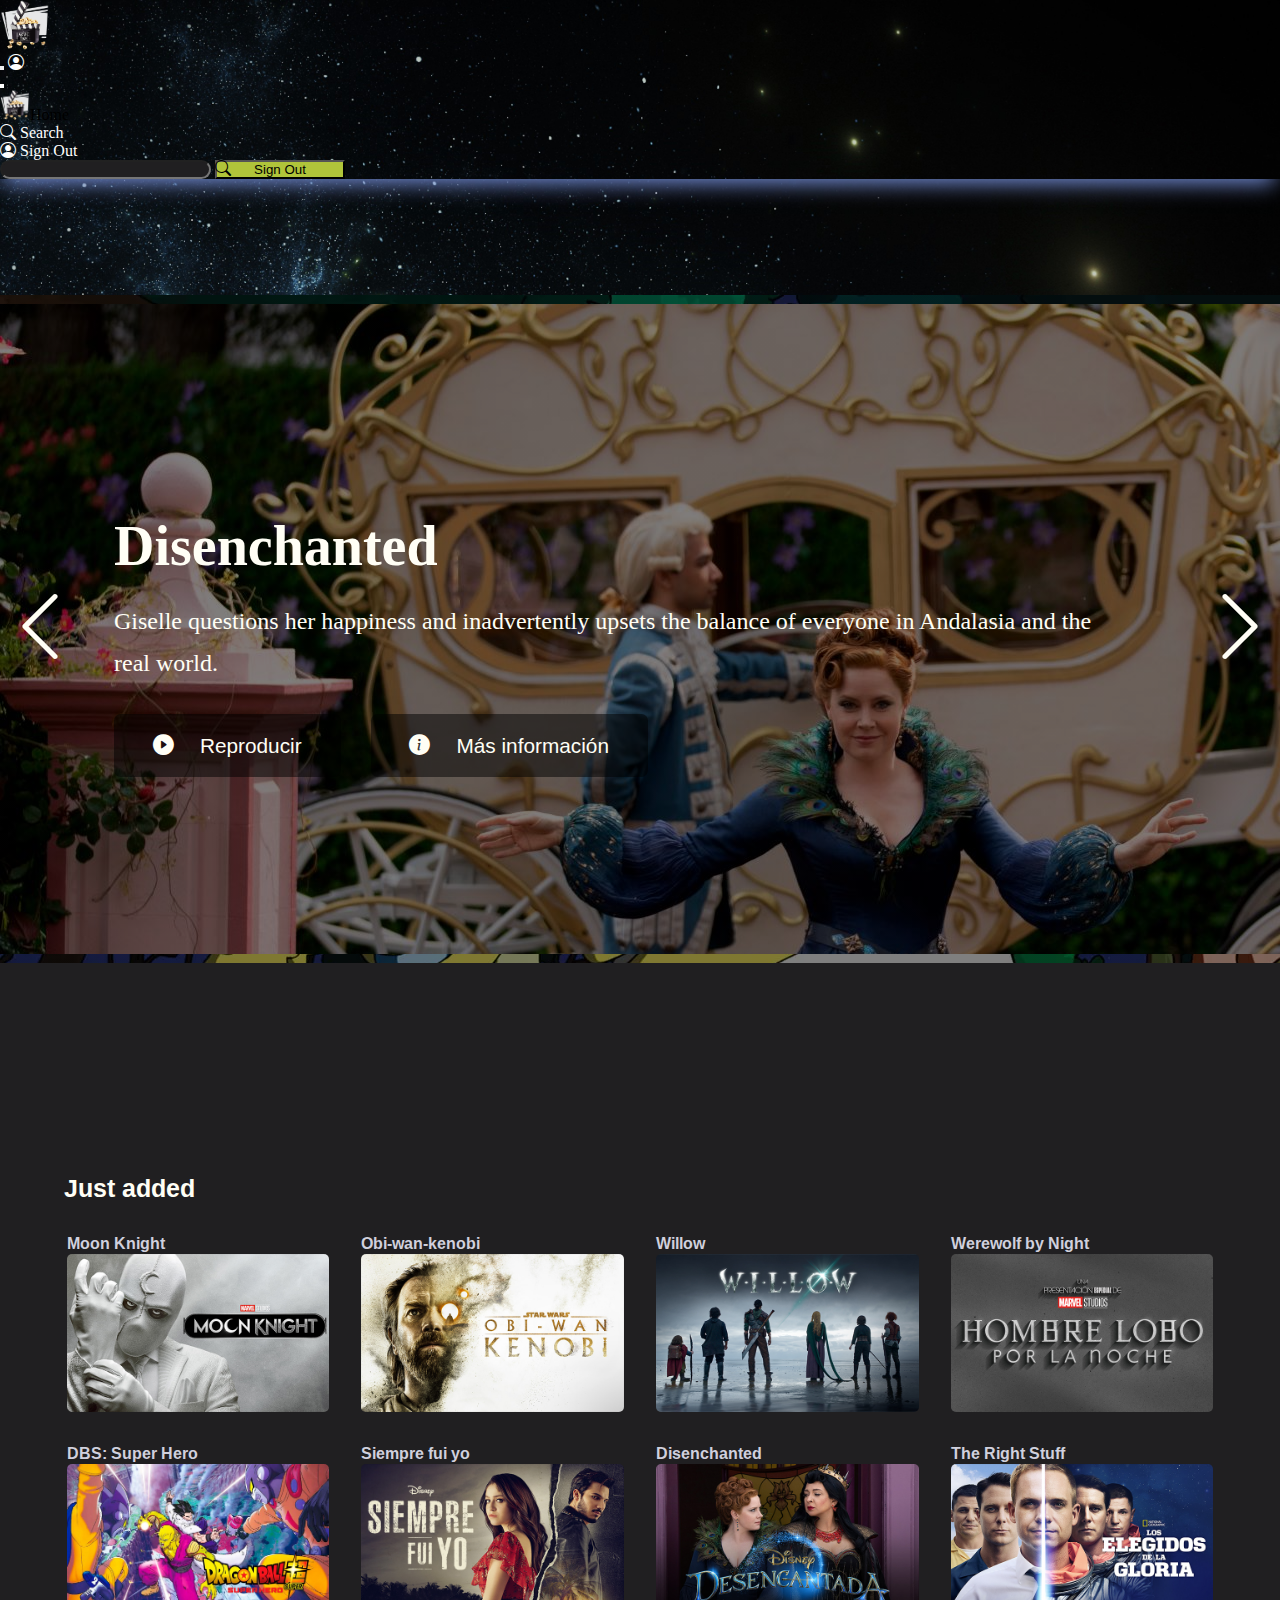
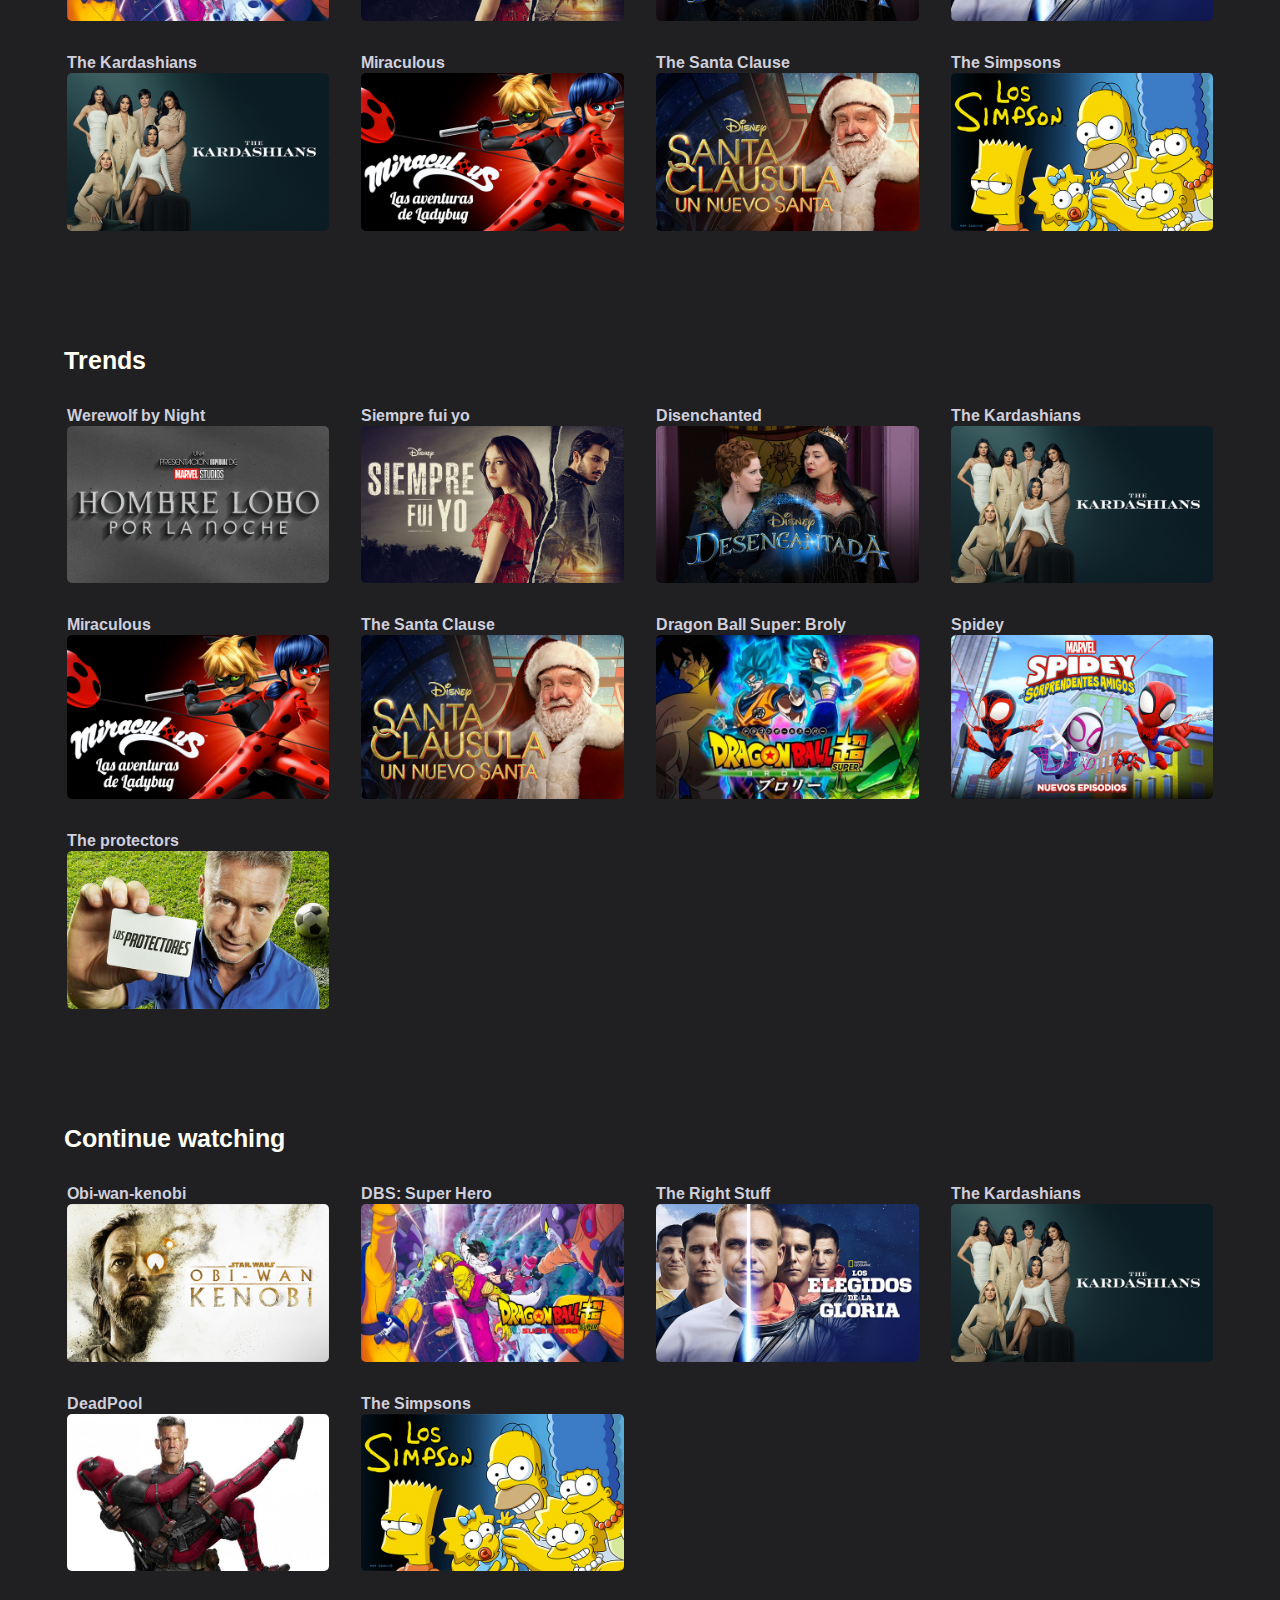
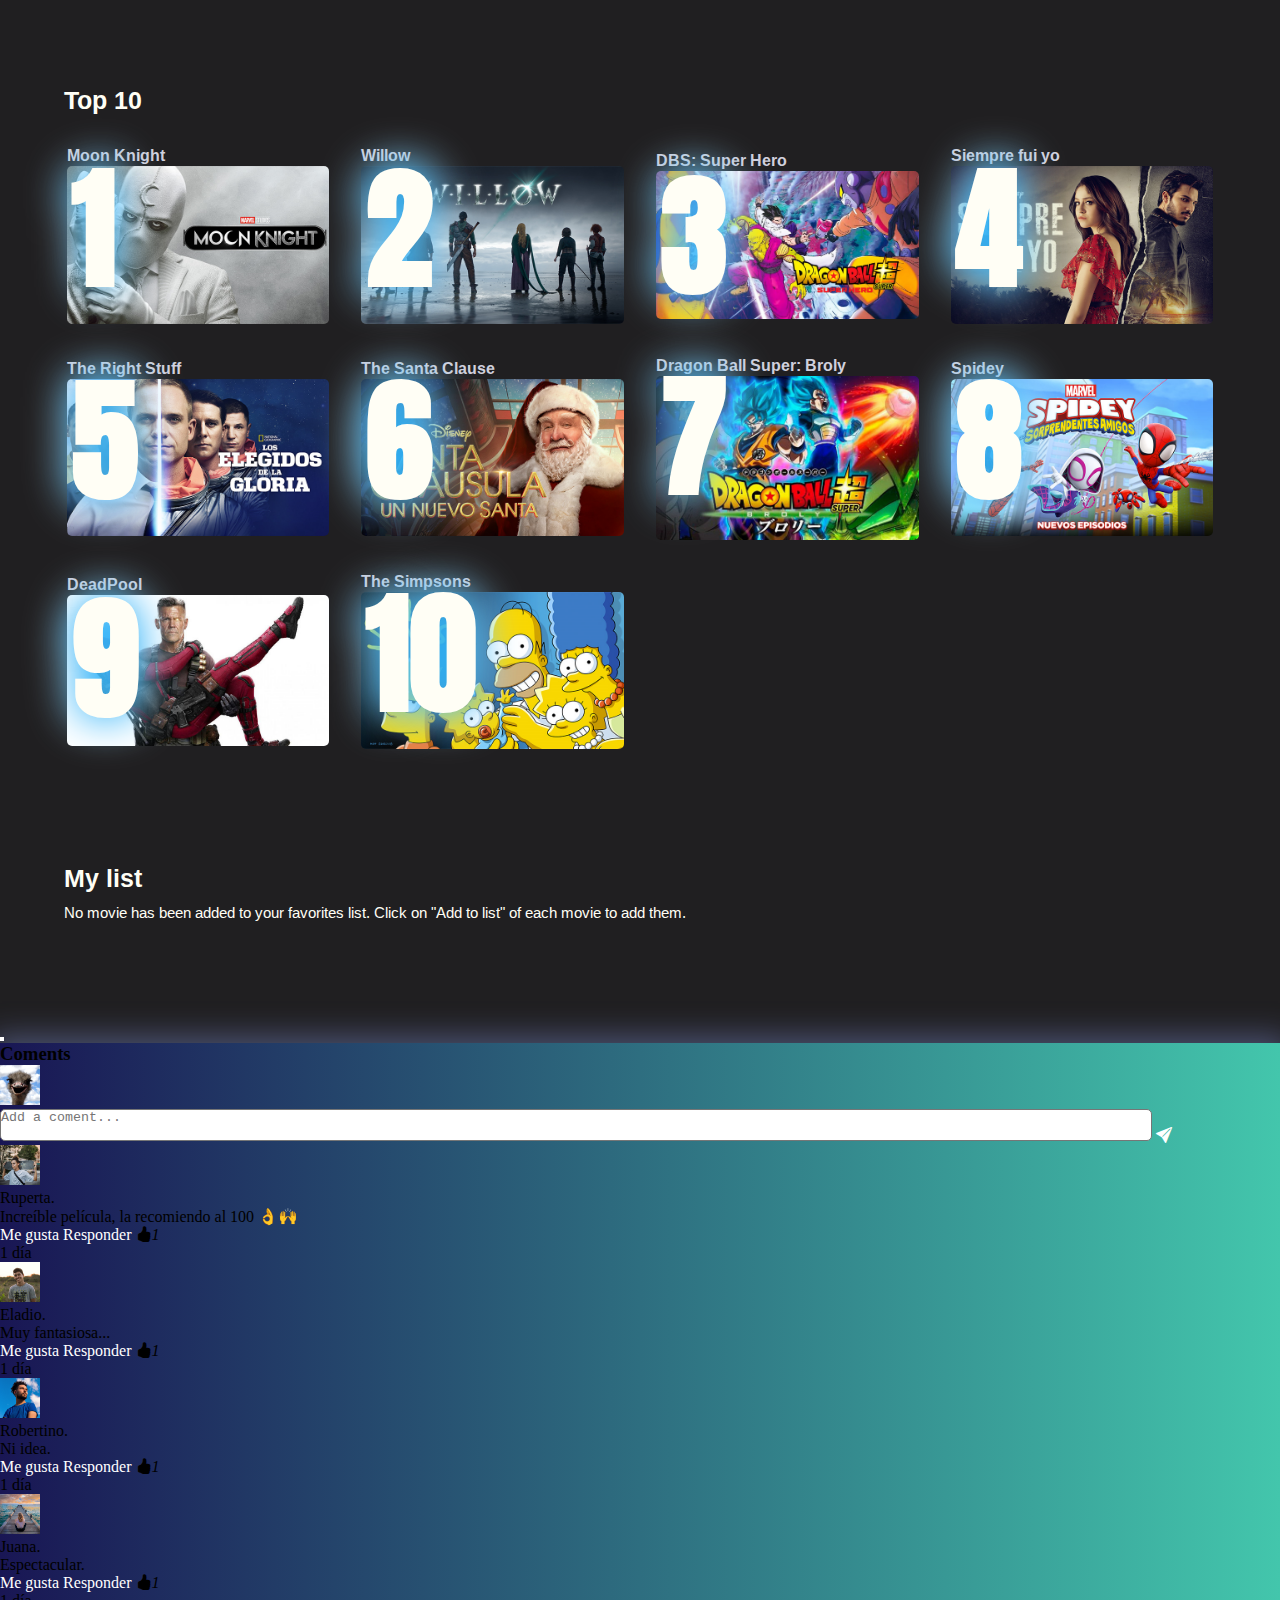
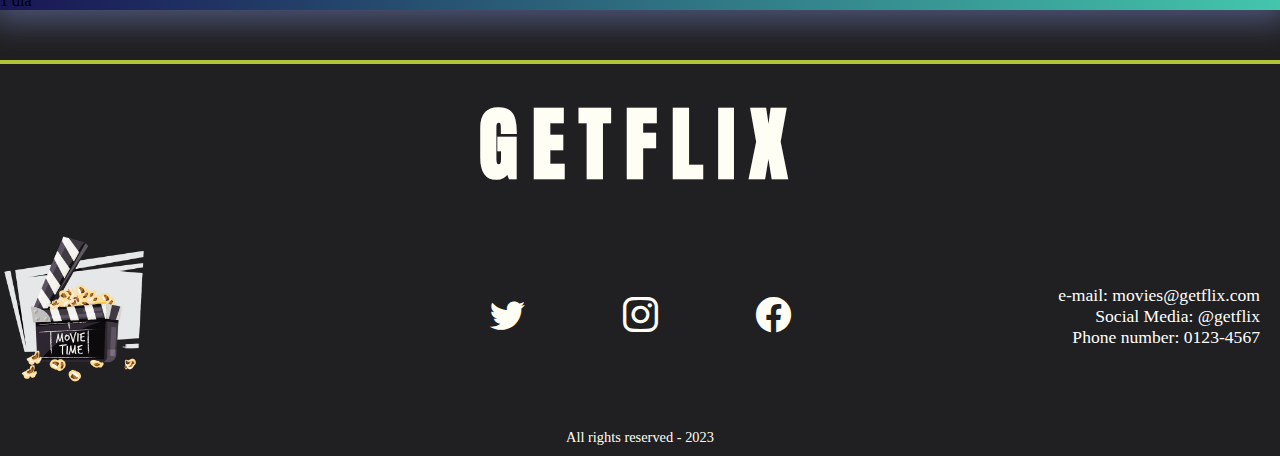
<file: pages/user-home.html>
<!DOCTYPE html>
<html lang="en-AR">
    <head>
    <meta charset="UTF-8">
    <meta http-equiv="X-UA-Compatible" content="IE=edge">
    <meta name="viewport" content="width=device-width, initial-scale=1.0">
    <meta name="keywords"
        content="blog, films, cinema, movies, cine, tv shows, tv, streaming, trends, cast, reparto, críticas, classic, disney, hbo max, netflix, amazone prime, star plus, flow, paramount plus, crunchyroll, Action, Documental, Drama, Musical, Thriller, anime">
    <meta name="description"
        content="Enjoy exclusive Getflix as well as popular movies and TV shows. GETFLIX, The big screen experience on your TV, or watch on your tablet, laptop, phone and more. You can watch an ever-growing selection of titles in 4K.">
    <meta name="author" content="Getflix">
    <link rel="icon" href="./images/icons/logo.png">
    <title>GETFLIX</title>
    <link rel="preconnect" href="https://fonts.googleapis.com">
    <link rel="preconnect" href="https://fonts.gstatic.com" crossorigin>
    <link rel="preconnect" href="https://fonts.googleapis.com">
    <link rel="preconnect" href="https://fonts.gstatic.com" crossorigin>
    <link href="https://fonts.googleapis.com/css2?family=Anton&family=Arimo:ital,wght@0,400;0,500;0,600;0,700;1,400&family=Montserrat:wght@100;200;400;500;600;700;800&family=Poppins:wght@300&display=swap" rel="stylesheet">
    <link rel="stylesheet" href="https://cdn.jsdelivr.net/npm/bootstrap-icons@1.9.1/font/bootstrap-icons.css">
    <link href="https://cdn.jsdelivr.net/npm/bootstrap@5.2.3/dist/css/bootstrap.min.css" rel="stylesheet" integrity="sha384-rbsA2VBKQhggwzxH7pPCaAqO46MgnOM80zW1RWuH61DGLwZJEdK2Kadq2F9CUG65" crossorigin="anonymous">
    <link rel="stylesheet" href="../css/user-home.css">
</head>
<body>
    <!-- navbar -->
    <nav class="navbar navbar-dark bg-dark fixed-top nav-shadow">
        <div class="d-none d-md-block">
            <a href="./user-home.html">
                <img class="navbar__img ms-3" src="../../images/icons/logo.png" alt="logo">
            </a>
        </div>
        <div class="container-fluid d-md-none">
            <button
                class="navbar-toggler"
                type="button"
                data-bs-toggle="offcanvas"
                data-bs-target="#offcanvasDarkNavbar"
                aria-controls="offcanvasDarkNavbar"
            >
                <span class="navbar-toggler-icon"></span>
            </button>
            <a class="navbar-brand" href="./signin.html"><i class="bi bi-person-circle fs-3"></i></a>
            <div
                class="offcanvas offcanvas-start text-bg-dark"
                tabindex="-1"
                id="offcanvasDarkNavbar"
                aria-labelledby="offcanvasDarkNavbarLabel"
            >
                <div class="offcanvas-header justify-content-end">
                    <button
                        type="button"
                        class="btn-close btn-close-white"
                        data-bs-dismiss="offcanvas"
                        aria-label="Close"
                    ></button>
                </div>
                <div class="offcanvas-body">
                    <ul class="navbar-nav justify-content-start flex-grow-1 pe-3">
                        <li class="nav-item ps-3">
                            <img
                                class="nav-item-img me-3"
                                src="/images/icons/logo.png"
                                alt="logo"
                                class="nav-link active" aria-current="page" href="../index.html">Home</a>
                        </li>
                        <li class="nav-item ps-3">
                            <a class="nav-link active" aria-current="page" href="./error404.html"
                                ><i class="bi bi-search me-4"></i></i> Search</a
                            >
                        </li>
                        <li class="nav-item ps-3">
                            <a class="nav-link active" aria-current="page" href="../index.html"
                                ><i class="bi bi-person-circle me-4"> </i>Sign Out</a
                            >
                        </li>
                    </ul>
                </div>
            </div>
        </div>
        <form class="d-none d-md-flex" role="search" id="form-search">
            <input class="form__position form-control me-2 text-light" type="search"  aria-label="Search" id="search" name="search">
            <i class="form__position-search fs-5 text-light mt-1 ps-2 bi bi-search"></i>
            <button id="sign-out-btn" class="btn btn-navbar me-4" type="submit">Sign Out</button>
        </form>
    </nav>
    <main>
        <div class="slider">
            <i class="bi bi-chevron-left" id="previous"></i>
            <div class="container__slider container__slider-1">
                <div class="container__slider-movie" >
                    <div class="container__slider-body">
                        <h3 class="container__slider-title">Interstellar</h3>
                        <p class="container__slider-description">
                            In the near future Earth has been devastated by drought and famine, causing a scarcity in food and extreme changes in climate. When humanity is facing extinction, a mysterious rip in the space-time continuum is discovered, giving mankind the opportunity to widen their lifespan.
                        </p>
                        <button role="button" class="container__slider-btn"><i class="bi bi-play-circle-fill"></i>Reproducir</button>
                        <button role="button" class="container__slider-btn"><i class="bi bi-info-circle-fill"></i>Más información</button>
                    </div> 
                </div>
            </div>
            <div class="container__slider container__slider-2">
                <div class="container__slider-movie" >
                    <div class="container__slider-body">
                        <h3 class="container__slider-title">My Neighbor Totoro</h3>
                        <p class="container__slider-description">
                            This animated story from director Hayao Miyazaki follows students and sisters Satsuke and Mei as they settle into their country home with their father and wait for their mother to recover from an illness at an area hospital. As the sisters explore their new home, they discover and befriend some playful goblins, and in the nearby forest they encounter a huge creature known as Totoro.
                        </p>
                        <button role="button" class="container__slider-btn"><i class="bi bi-play-circle-fill"></i>Reproducir</button>
                        <button role="button" class="container__slider-btn"><i class="bi bi-info-circle-fill"></i>Más información</button>
                    </div> 
                </div>
            </div>
            <div class="container__slider container__slider-4">
                <div class="container__slider-movie">
                    <div class="container__slider-body">
                        <h3 class="container__slider-title">The Simpsons</h3>
                        <p class="container__slider-description">
                            The combination of Homer, his new pet pig, and a silo full of manure could lead to a disaster that threatens not only Springfield, but the entire world. An angry mob arrives at the Simpson house and divides the family. With the fate of Earth at stake, Homer prepares to try to redeem himself in order to save the world and earn Marge's forgiveness.
                        </p>
                        <button role="button" class="container__slider-btn"><i class="bi bi-play-circle-fill"></i>Reproducir</button>
                        <button role="button" class="container__slider-btn"><i class="bi bi-info-circle-fill"></i>Más información</button>
                    </div> 
                </div>
            </div>
            <div class="container__slider container__slider-5">
                <div class="container__slider-movie" >
                    <div class="container__slider-body">
                        <h3 class="container__slider-title">Avatar 2</h3>
                        <p class="container__slider-description">
                            Jake Sully and Ney'tiri have started a family and do everything they can to stay together. However, they must leave their home and explore the regions of Pandora when an ancient threat reappears.
                        </p>
                        <button role="button" class="container__slider-btn"><i class="bi bi-play-circle-fill"></i>Reproducir</button>
                        <button role="button" class="container__slider-btn"><i class="bi bi-info-circle-fill"></i>Más información</button>
                    </div> 
                </div>
            </div>
            <div class="container__slider container__slider-6">
                <div class="container__slider-movie">
                    <div class="container__slider-body">
                        <h3 class="container__slider-title">Disenchanted</h3>
                        <p class="container__slider-description">
                            Giselle questions her happiness and inadvertently upsets the balance of everyone in Andalasia and the real world.
                        </p>
                        <button role="button" class="container__slider-btn"><i class="bi bi-play-circle-fill"></i>Reproducir</button>
                        <button role="button" class="container__slider-btn"><i class="bi bi-info-circle-fill"></i>Más información</button>
                    </div> 
                </div>
            </div>
            <i class="bi bi-chevron-right" id="next"></i>
		</div>  
        
        <div class="main">
			<div class="main__title">
				<h3 class="section__title just-added__title" data-title="Just added">Just added</h3>        
			</div>
			<div class="main__container">
                <ul class="main__container-movies container__just-added"> 
                    <!--Template categories-->
                </ul>
			</div>			
        </div>
        <div class="main">
			<div class="main__title">
				<h3 class="section__title trends__title" data-title="Trends">Trends</h3>
			</div>
			<div class="main__container">
                <ul class="main__container-movies container__trends"> 
                    <!--Template categories-->
                </ul>
			</div>			
        </div>
        <div class="main">
			<div class="main__title">
				<h3 class="section__title just-added__title" data-title="Continue watching">Continue watching</h3>
			</div>
			<div class="main__container">
                <ul class="main__container-movies container__continue"> 
                    <!--Template categories-->
                </ul>
			</div>			
        </div>
        <div class="main">
			<div class="main__title">
				<h3 class="section__title just-added__title" data-title="Top 10">Top 10</h3>  
			</div>
			<div class="main__container">
                <ul class="main__container-movies container__top-10">
                    <!--Template top ten-->
                </ul> 
			</div>	  
        </div>
        <div class="main">
            <div class="main__title">
                <h3 class="section__title my-list__title" data-title="My favorite list">My list</h3>
                <p class="no-added-movies-msg">No movie has been added to your favorites list. Click on "Add to list" of each movie to add them.</p>
            </div>
            <div id="my-list" class="main__container">
                <ul class="main__container-movies container__fav-list">
                    <!--Template My fav list-->
                </ul>
            </div>
        </div>
        <template id="template-categories"> 
            <li class="main__container-movie">
                <h2 class="movie-title">title</h2> 
                <img class="img-films" data-img="" src="" alt="">
                <div class="layer">
                    <div class="container__bi-stars">
                        <i class="bi bi-star-fill"></i>
                        <i class="bi bi-star-fill"></i>
                        <i class="bi bi-star-fill"></i>
                        <i class="bi bi-star-fill"></i>
                        <i class="bi bi-star-half"></i>
                    </div>
                    <div class="container__btn-see-more--add">
                        <p 
                            class="btn btn-see-more" 
                            type="button" 
                            data-bs-toggle="modal" 
                            data-bs-target="#staticBackdrop">
                            See more
                        </p>                 
                        <p 
                            class="btn-add-list remove" 
                            data-img=""
                            data-id="">
                            Add to List
                            <i class="bi bi-plus-circle-fill"></i>
                        </p>
                    </div>
                </div>
            </li>
        </template>
        <template id="template-fav-list"> 
            <li class="main__container-movie">
                <h2 class="movie-title">title</h2> 
                <img class="img-films" data-img="" src="" alt="">
                <div class="layer">
                    <div class="container__bi-stars">
                        <i class="bi bi-star-fill"></i>
                        <i class="bi bi-star-fill"></i>
                        <i class="bi bi-star-fill"></i>
                        <i class="bi bi-star-fill"></i>
                        <i class="bi bi-star-half"></i>
                    </div>
                    <div class="container__btn-see-more--add">     
                        <p 
                            class="btn-add-list remove" 
                            data-img=""
                            data-id="">
                            Remove   
                        </p>
                    </div>
                </div>
            </li>
        </template>
        <template id="template-top-ten">    
            <li class="main__container-movie">
                <h2 class="movie-title"></h2>
                <div class="container__movie-number" href="#">
                    <img class="img-films" src="" alt="" data-img="">
                    <p class="movie-number">N</p>
                </div>
                <div class="layer">
                    <div class="container__bi-stars">
                        <i class="bi bi-star-fill"></i>
                        <i class="bi bi-star-fill"></i>
                        <i class="bi bi-star-fill"></i>
                        <i class="bi bi-star-fill"></i>
                        <i class="bi bi-star-half"></i>
                    </div>
                    <div class="container__btn-see-more--add">
                        <p 
                        class="btn-see-more btn" 
                        data type="button" 
                        data-bs-toggle="modal" 
                        data-bs-target="#staticBackdrop"
                        data-id=""
                        >See more</p>                            
                        <p 
                        class="btn-add-list" 
                        data-img=""
                        data-id=""
                        >
                        Add to List
                            <i class="bi bi-plus-circle-fill"></i>
                        </p>
                    </div>
                </div>
            </li>
        </template>  
	</main>
    <!-- Modal -->
    <div class="modal fade" id="staticBackdrop" data-bs-backdrop="static" data-bs-keyboard="false" tabindex="-1" aria-labelledby="staticBackdropLabel" aria-hidden="true">
        <div class="modal-dialog modal-dialog-scrollable">
            <div class="modal-content ">
                <div class="modal-header text-light">
                    <button type="button" class="btn-close text-light" data-bs-dismiss="modal" aria-label="Close"></button>
                </div>
                <div class="modal-body p-0 m-0">
                    <ul class="container__modal-template">
                        <!--Template modal template-->
                        <template class="template-modal">
                            <li>
                                <iframe class="modal-video" src="" width="100%" height="400" title="YouTube video player" frameborder="0" allow="accelerometer; autoplay; encrypted-media; gyroscope; picture-in-picture; web-share" allowfullscreen></iframe>
                            </li>
                            <li class="modal-films--info">
                                <h5 class="modal-title" id="staticBackdropLabel">Movie title</h5>                             
                                <div class="container__modal-description">
                                    <p class="">Synopsis: <span class="synopsis-text">Synopsis text</span></p>
                                    <ul>
                                        <li>Genre: <span class="genre">Action</span></li>
                                        <li>Year: <span class="year">2023</span></li>
                                        <li>
                                            <span>Ranking:</span> 
                                            <i class="bi bi-star-fill"></i>
                                            <i class="bi bi-star-fill"></i>
                                            <i class="bi bi-star-fill"></i>
                                            <i class="bi bi-star-fill"></i>
                                            <i class="bi bi-star-half"></i>
                                        </li>
                                    </ul>
                                </div> 
                            </li>
                        </template>
                    </ul>
                    <!-- coments -->
                    <div class="container bg-coments text-light mt-5 Container__section-coments">
                        <h3 class="py-3 ">Coments</h3>
                        <div class="row">
                            <div class="col">
                                <div class="d-flex">
                                    <div class="d-flex">
                                        <img class="img-coments rounded-circle me-4" src="/images/coments-user/foto-user.png" alt="user" width="50" height="50">
                                        <form class="d-flex">
                                            <textarea class="me-3 form-size ps-2 pt-2" type="text" placeholder="Add a coment..." ></textarea>
                                            <a href="../pages/error404.html" class="m-auto ">
                                            <i class=" bi bi-send-fill"></i>
                                            </a>
                                        </form>
                                    </div>
                                </div>
                                <div class="d-flex">
                                    <img class="img-coments rounded-circle me-3 mt-4" src="/images/coments-user/user-1.png" alt="user number one">
                                    <div class="badge d-flex  justify-content-start mt-2">
                                        <ul class="ps-0 text-start">
                                            <li class="  mb-2 fs-6 fw-semibold">
                                                Ruperta.
                                            </li>
                                            <li class=" mb-2 fw-normal">
                                                Increíble película, la recomiendo al 100 👌🙌
                                            </li>
                                            <div class="media__body-btns btns text-right d-flex">
                                                <a href="../error-404.html" class="btns__btn--like ms-2">Me gusta</a>
                                                <a href="../error-404.html" class="btns__btn--answe ms-2">Responder</a>
                                                <i class="bi bi-hand-thumbs-up-fill ms-2"><span class=" ms-1">1</span></i>
                                                <p class=" ms-3">1 día</p>
                                            </div>
                                        </ul>
                                    </div>	
                                </div>
                                <div class="d-flex">
                                    <img class="img-coments rounded-circle me-3 mt-4" src="/images/coments-user/user-2.png" alt="user number one">
                                    <div class="badge  d-flex  justify-content-start mt-2">
                                        <ul class="ps-0 text-start">
                                            <li class="  mb-2 fs-6 fw-semibold">
                                                Eladio. 
                                            </li>
                                            <li class=" mb-2 fw-normal">
                                                Muy fantasiosa...
                                            </li>
                                            <div class="media__body-btns btns text-right d-flex">
                                                <a href="../error-404.html" class="btns__btn--like ms-2">Me gusta</a>
                                                <a href="../error-404.html" class="btns__btn--answe ms-2">Responder</a>
                                                <i class="bi bi-hand-thumbs-up-fill ms-2"><span class=" ms-1">1</span></i>
                                                <p class=" ms-3">1 día</p>
                                            </div>
                                        </ul>
                                    </div>	
                                </div>
                                <div class="d-flex">
                                    <img class="img-coments rounded-circle me-3 mt-4" src="/images/coments-user/user-3.png" alt="user number one">
                                    <div class="badge  d-flex  justify-content-start mt-2">
                                        <ul class="ps-0 text-start">
                                            <li class="  mb-2 fs-6 fw-semibold">
                                                Robertino.
                                            </li>
                                            <li class=" mb-2 fw-normal">
                                                    Ni idea.
                                            </li>
                                            <div class="media__body-btns btns text-right d-flex">
                                                <a href="../error-404.html" class="btns__btn--like ms-2">Me gusta</a>
                                                <a href="../error-404.html" class="btns__btn--answe ms-2">Responder</a>
                                                <i class="bi bi-hand-thumbs-up-fill ms-2"><span class=" ms-1">1</span></i>
                                                <p class=" ms-3">1 día</p>
                                            </div>
                                        </ul>
                                    </div>	
                                </div>
                                <div class=" d-flex pb-3">
                                    <img class="img-coments rounded-circle me-3 mt-4" src="/images/coments-user/user-4.png" alt="user number one">
                                    <div class="badge  d-flex  justify-content-start mt-2">
                                        <ul class="ps-0 text-start">
                                            <li class="  mb-2 fs-6 fw-semibold">
                                                Juana.
                                            </li>
                                            <li class=" mb-2 fw-normal">
                                                Espectacular.
                                            </li>
                                            <div class="media__body-btns btns text-right d-flex">
                                                <a href="../error-404.html" class="btns__btn--like ms-2">Me gusta</a>
                                                <a href="../error-404.html" class="btns__btn--answe ms-2">Responder</a>
                                                <i class="bi bi-hand-thumbs-up-fill ms-2"><span class=" ms-1">1</span></i>
                                                <p class=" ms-3">1 día</p>
                                            </div>
                                        </ul>
                                    </div>	
                                </div>
                            </div>
                        </div>
                    </div>
                                 
                </div>
            </div>
        </div>
    </div>
    <footer class="container__footer">
        <h2 class="footer__title">GETFLIX</h2>
        <div class="footer__container-contact">
            <div class="footer__container-logo">
                <img class="footer__logo" src="../images/icons/logo.png" alt="Logo">
            </div>
            <div class="footer__icons">
                <a href="https://twitter.com/?lang=es"><i class="icon-redes bi bi-twitter text-white"></i></a>
                <a href="https://www.instagram.com/"><i class="icon-redes bi bi-instagram text-white "></i></a>
                <a href="https://www.facebook.com/"><i class="icon-redes bi bi-facebook text-white "></i></a>
            </div>
            <div class="footer__contact">
                <p>e-mail: movies@getflix.com</p>
                <p>Social Media: @getflix</p>
                <p>Phone number: 0123-4567</p>
            </div>
        </div>
        <p class="footer__reserved">All rights reserved - 2023</p>
    </footer>
    <script src="../js/userHome.js" type="module" ></script>
    <script src="https://cdn.jsdelivr.net/npm/bootstrap@5.2.3/dist/js/bootstrap.bundle.min.js" integrity="sha384-kenU1KFdBIe4zVF0s0G1M5b4hcpxyD9F7jL+jjXkk+Q2h455rYXK/7HAuoJl+0I4" crossorigin="anonymous"></script>
</body>
</html>
</file>
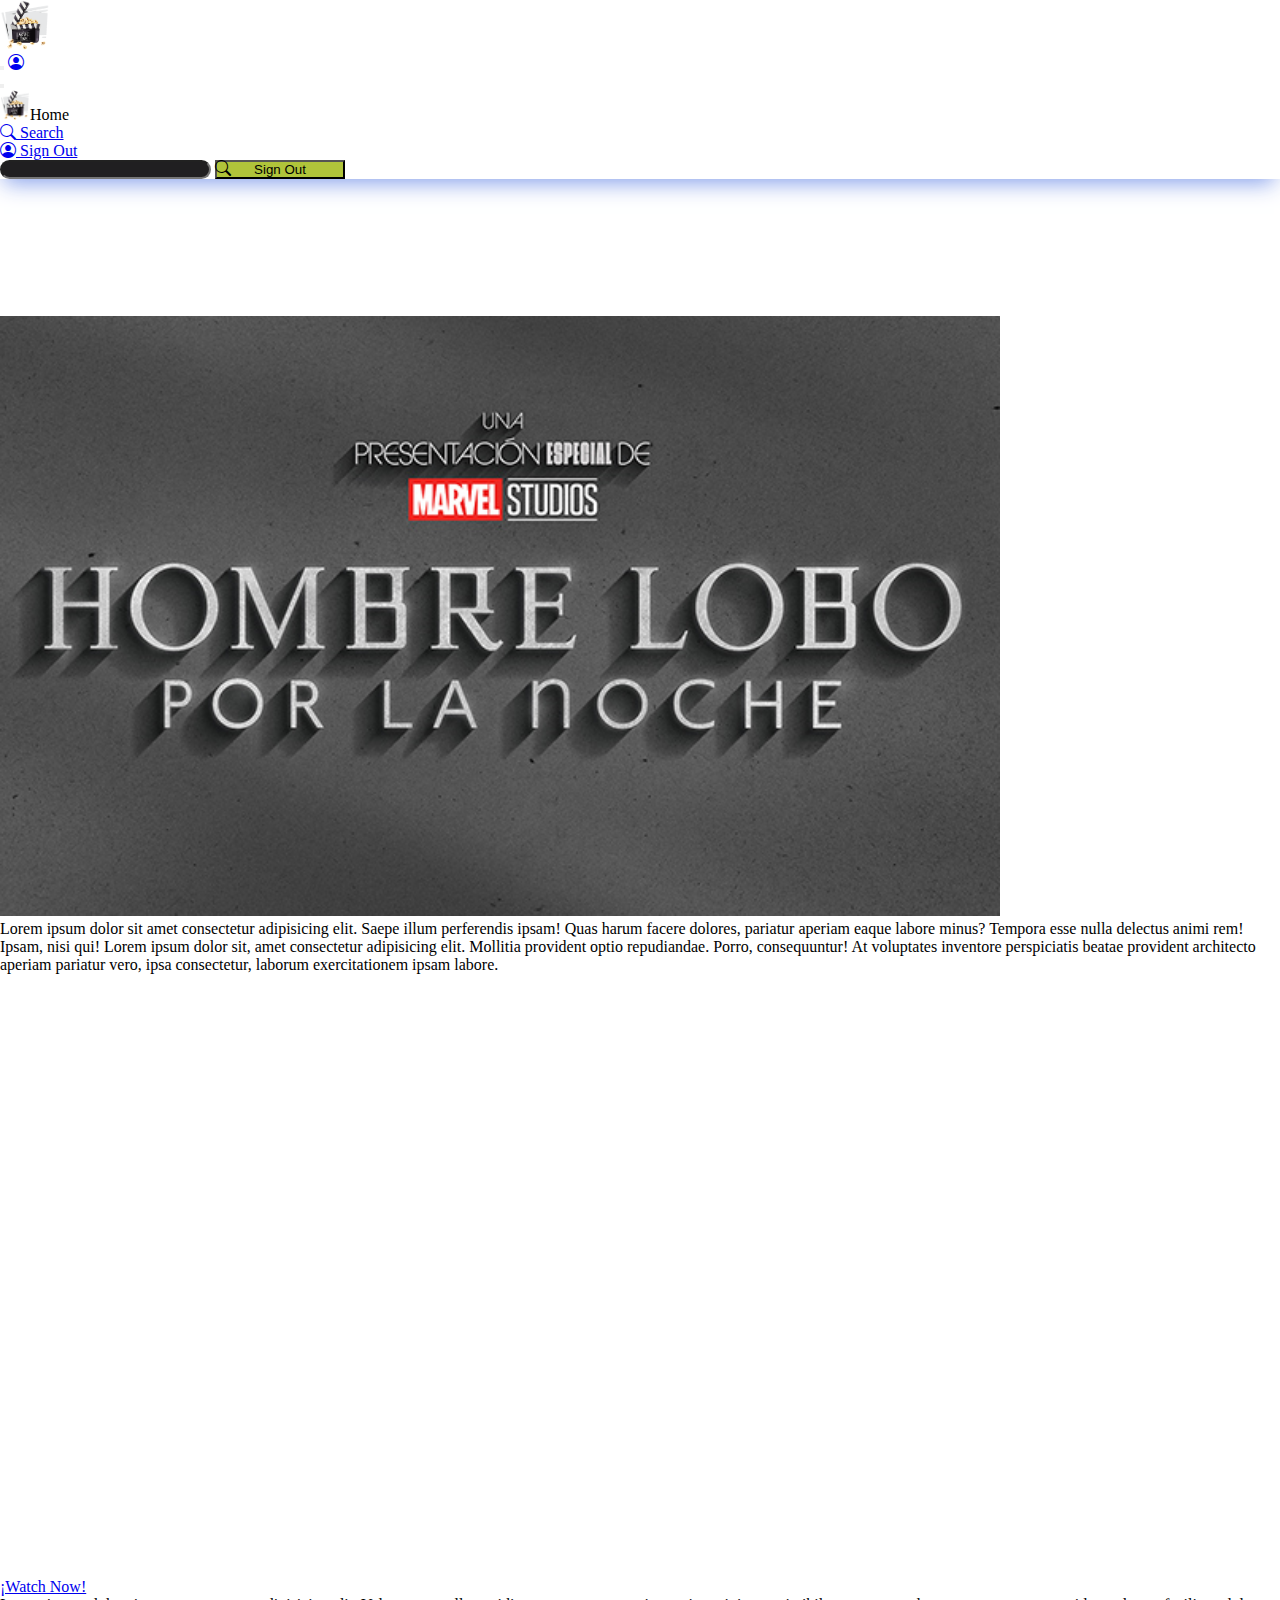
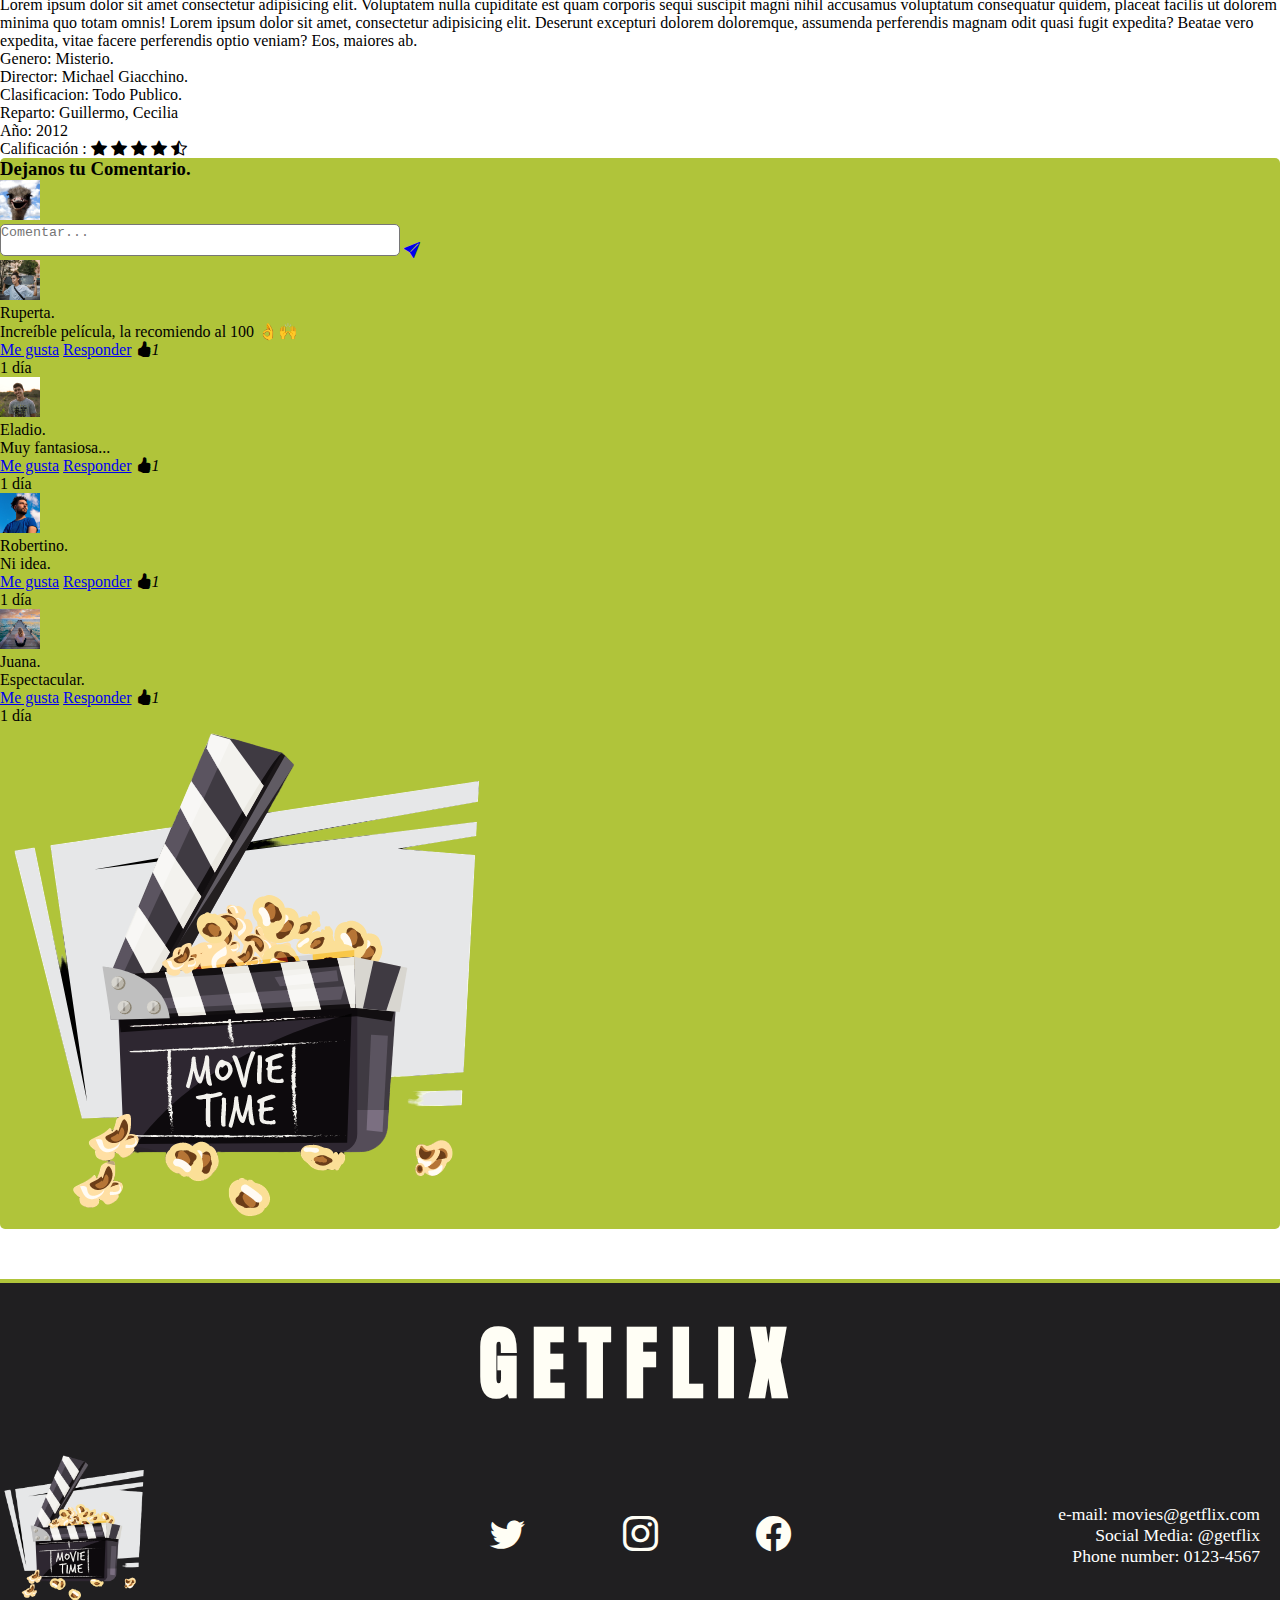
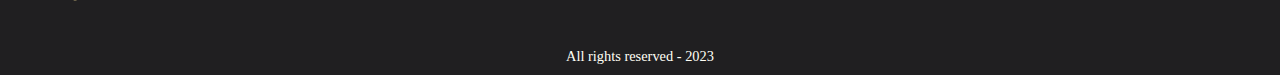
<file: pages/films/hombre-lobo.html>
<!DOCTYPE html>
<html lang="en-AR">
    <head>
    <meta charset="UTF-8">
    <meta http-equiv="X-UA-Compatible" content="IE=edge">
    <meta name="viewport" content="width=device-width, initial-scale=1.0">
    <meta name="keywords"
        content="blog, films, cinema, movies, cine, tv shows, tv, streaming, trends, cast, reparto, críticas, classic, disney, hbo max, netflix, amazone prime, star plus, flow, paramount plus, crunchyroll, Action, Documental, Drama, Musical, Thriller, anime">
    <meta name="description"
        content="Enjoy exclusive Getflix as well as popular movies and TV shows. GETFLIX, The big screen experience on your TV, or watch on your tablet, laptop, phone and more. You can watch an ever-growing selection of titles in 4K.">
    <meta name="author" content="Getflix">
    <link rel="icon" href="../../images/icons/logo.png">
    <title>GETFLIX</title>
    <link rel="preconnect" href="https://fonts.googleapis.com">
    <link rel="preconnect" href="https://fonts.gstatic.com" crossorigin>
    <link rel="preconnect" href="https://fonts.googleapis.com">
    <link rel="preconnect" href="https://fonts.gstatic.com" crossorigin>
    <link href="https://fonts.googleapis.com/css2?family=Anton&family=Arimo:ital,wght@0,400;0,500;0,600;0,700;1,400&family=Montserrat:wght@100;200;400;500;600;700;800&family=Poppins:wght@300&display=swap" rel="stylesheet">
    <link rel="stylesheet" href="https://cdn.jsdelivr.net/npm/bootstrap-icons@1.9.1/font/bootstrap-icons.css">
    <link href="https://cdn.jsdelivr.net/npm/bootstrap@5.2.3/dist/css/bootstrap.min.css" rel="stylesheet" integrity="sha384-rbsA2VBKQhggwzxH7pPCaAqO46MgnOM80zW1RWuH61DGLwZJEdK2Kadq2F9CUG65" crossorigin="anonymous">
	<link rel="stylesheet" href="../../css/films-css/hombre-lobo.css">
</head>

<body>
    <!-- navbar -->
	<nav class="navbar navbar-dark bg-dark fixed-top nav-shadow">
			<div class="d-none d-md-block">
				<img class="navbar__img ms-3" src="/images/icons/logo.png" alt="logo">
			</div>
			<div class="container-fluid d-md-none">
				<button
					class="navbar-toggler"
					type="button"
					data-bs-toggle="offcanvas"
					data-bs-target="#offcanvasDarkNavbar"
					aria-controls="offcanvasDarkNavbar"
				>
					<span class="navbar-toggler-icon"></span>
				</button>
				<a class="navbar-brand" href="#"><i class="bi bi-person-circle fs-3"></i></a>
				<div
					class="offcanvas offcanvas-start text-bg-dark"
					tabindex="-1"
					id="offcanvasDarkNavbar"
					aria-labelledby="offcanvasDarkNavbarLabel"
				>
					<div class="offcanvas-header justify-content-end">
						<button
							type="button"
							class="btn-close btn-close-white"
							data-bs-dismiss="offcanvas"
							aria-label="Close"
						></button>
					</div>
					<div class="offcanvas-body">
						<ul class="navbar-nav justify-content-start flex-grow-1 pe-3">
							<li class="nav-item ps-3">
								<img
									class="nav-item-img me-3"
									src="/images/icons/logo.png"
									alt="logo"
                                    class="nav-link active" aria-current="page" href="../../index.html">Home</a>
							</li>
							<li class="nav-item ps-3">
								<a class="nav-link active" aria-current="page" href="../error404.html"
									><i class="bi bi-search me-4"></i></i> Search</a
								>
							</li>
							<li class="nav-item ps-3">
								<a class="nav-link active" aria-current="page" href="../../index.html"
									><i class="bi bi-person-circle me-4"> </i>Sign Out</a
								>
							</li>
						</ul>
					</div>
				</div>
			</div>
			<form class=" d-none d-md-flex" role="search">
                <input class="form__position form-control me-2 text-light" type="search"  aria-label="Search">
				<i class="form__position-search fs-5 text-light mt-1 ps-2 bi bi-search"></i>
                <button id="sign-out-btn" class="btn btn-navbar me-4" type="submit">Sign Out</button>
              </form>
	</nav>
	<!-- cards -->
	<div class="container-fluid margin-cards bg-dark pb-3 ">
		<h1 class="title-cards ps-5 ms-3">Hombre lobo por la noche</h1>
		<div class="container-fluid">
			<div class="row justify-content-around">
				<div class="card bg-dark col-md-5 m-0 p-0">
					<img src="/images/movies/hombre-lobo.png" class="card-img-top cards-size" alt="Hombre lobo por la noche">
					<div class="card-body">
						<p class="card-text text-light">Lorem ipsum dolor sit amet consectetur adipisicing elit. Saepe illum perferendis ipsam! Quas harum facere dolores, pariatur aperiam eaque labore minus? Tempora esse nulla delectus animi rem! Ipsam, nisi qui! Lorem ipsum dolor sit, amet consectetur adipisicing elit. Mollitia provident optio repudiandae. Porro, consequuntur! At voluptates inventore perspiciatis beatae provident architecto aperiam pariatur vero, ipsa consectetur, laborum exercitationem ipsam labore.</p>
					</div>
				</div>
				<div class="card bg-dark col-md-5 m-0 p-0">
					<iframe class="cards-video"  src="https://www.youtube.com/embed/Wff_63MgPPI" title="YouTube video player" frameborder="0" allow="accelerometer; autoplay; clipboard-write; encrypted-media; gyroscope; picture-in-picture; web-share" allowfullscreen></iframe>
					<div class="card-body text-light">
						<a class="btn btn-light mb-3" href="#" role="button">¡Watch Now!</a>
						<p class="card-text">Lorem ipsum dolor sit amet consectetur adipisicing elit. Voluptatem nulla cupiditate est quam corporis sequi suscipit magni nihil accusamus voluptatum consequatur quidem, placeat facilis ut dolorem minima quo totam omnis! Lorem ipsum dolor sit amet, consectetur adipisicing elit. Deserunt excepturi dolorem doloremque, assumenda perferendis magnam odit quasi fugit expedita? Beatae vero expedita, vitae facere perferendis optio veniam? Eos, maiores ab.</p>
						<ul>
							<li>Genero: Misterio.</li>
							<li>Director:  Michael Giacchino.</li>
							<li>Clasificacion: Todo Publico.</li>
							<li>Reparto: Guillermo, Cecilia</li>
							<li>Año: 2012</li>
							<li>
								<span>Calificación :</span> 
								<i class="bi bi-star-fill"></i>
								<i class="bi bi-star-fill"></i>
								<i class="bi bi-star-fill"></i>
								<i class="bi bi-star-fill"></i>
								<i class="bi bi-star-half"></i>
							</li>
						</ul>	
					</div>
				</div>
			</div>	
		</div>
		<!-- comentarios -->
		<div class="container bg-coments text-light mt-5">
			<h3 class="py-3 text-dark">Dejanos tu Comentario.</h3>
				<div class="row">
					<div class="col">
						<div class="d-flex">
							<div class="d-flex">
								<img class="img-coments rounded-circle me-4" src="/images/coments-user/foto-user.png" alt="user" width="50" height="50">
								<form class="d-flex">
									<textarea class="me-3 form-size ps-2 pt-2" type="text" placeholder="Comentar..." ></textarea>
									<a href="../error-404.html" class="m-auto ">
									<i class=" bi bi-send-fill"></i>
									</a>
								</form>
							</div>
						</div>
						<div class="d-flex">
							<img class="img-coments rounded-circle me-3 mt-4" src="/images/coments-user/user-1.png" alt="user number one">
							<div class="badge  d-flex  justify-content-start mt-2">
								<ul class="ps-0 text-start">
									<li class="text-dark  mb-2 fs-6 fw-semibold">
										Ruperta.
									</li>
									<li class="text-dark mb-2 fw-normal">
										Increíble película, la recomiendo al 100 👌🙌
									</li>
									<div class="media__body-btns btns text-right d-flex">
										<a href="../error-404.html" class="btns__btn--like ms-2">Me gusta</a>
										<a href="../error-404.html" class="btns__btn--answe ms-2">Responder</a>
										<i class="bi bi-hand-thumbs-up-fill ms-2"><span class="text-dark ms-1">1</span></i>
										<p class="text-dark ms-3">1 día</p>
									</div>
								</ul>
							</div>	
						</div>
						<div class="d-flex">
							<img class="img-coments rounded-circle me-3 mt-4" src="/images/coments-user/user-2.png" alt="user number one">
							<div class="badge  d-flex  justify-content-start mt-2">
								<ul class="ps-0 text-start">
									<li class="text-dark  mb-2 fs-6 fw-semibold">
										Eladio. 
									</li>
									<li class="text-dark mb-2 fw-normal">
										Muy fantasiosa...
									</li>
									<div class="media__body-btns btns text-right d-flex">
										<a href="../error-404.html" class="btns__btn--like ms-2">Me gusta</a>
										<a href="../error-404.html" class="btns__btn--answe ms-2">Responder</a>
										<i class="bi bi-hand-thumbs-up-fill ms-2"><span class="text-dark ms-1">1</span></i>
										<p class="text-dark ms-3">1 día</p>
									</div>
								</ul>
							</div>	
						</div>
						<div class="d-flex">
							<img class="img-coments rounded-circle me-3 mt-4" src="/images/coments-user/user-3.png" alt="user number one">
							<div class="badge  d-flex  justify-content-start mt-2">
								<ul class="ps-0 text-start">
									<li class="text-dark  mb-2 fs-6 fw-semibold">
										Robertino.
									</li>
									<li class="text-dark mb-2 fw-normal">
											Ni idea.
									</li>
									<div class="media__body-btns btns text-right d-flex">
										<a href="../error-404.html" class="btns__btn--like ms-2">Me gusta</a>
										<a href="../error-404.html" class="btns__btn--answe ms-2">Responder</a>
										<i class="bi bi-hand-thumbs-up-fill ms-2"><span class="text-dark ms-1">1</span></i>
										<p class="text-dark ms-3">1 día</p>
									</div>
								</ul>
							</div>	
						</div>
						<div class=" d-flex pb-3">
							<img class="img-coments rounded-circle me-3 mt-4" src="/images/coments-user/user-4.png" alt="user number one">
							<div class="badge  d-flex  justify-content-start mt-2">
								<ul class="ps-0 text-start">
									<li class="text-dark  mb-2 fs-6 fw-semibold">
										Juana.
									</li>
									<li class="text-dark mb-2 fw-normal">
										Espectacular.
									</li>
									<div class="media__body-btns btns text-right d-flex">
										<a href="../error-404.html" class="btns__btn--like ms-2">Me gusta</a>
										<a href="../error-404.html" class="btns__btn--answe ms-2">Responder</a>
										<i class="bi bi-hand-thumbs-up-fill ms-2"><span class="text-dark ms-1">1</span></i>
										<p class="text-dark ms-3">1 día</p>
									</div>
								</ul>
							</div>	
						</div>
					</div>
					<div class="col">
						<img class="img__container-logo w-75" src="/images/icons/logo.png" alt="logo">
					</div>
				</div>
		</div>
		<footer class="container__footer">
			<h2 class="footer__title">GETFLIX</h2>
			<div class="footer__container-contact">
				<div class="footer__container-logo">
					<img class="footer__logo" src="../../images/icons/logo.png" alt="Logo">
				</div>
				<div class="footer__icons">
					<a href="https://twitter.com/?lang=es"><i class="icon-redes bi bi-twitter text-white"></i></a>
					<a href="https://www.instagram.com/"><i class="icon-redes bi bi-instagram text-white "></i></a>
					<a href="https://www.facebook.com/"><i class="icon-redes bi bi-facebook text-white "></i></a>
				</div>
				<div class="footer__contact">
					<p>e-mail: movies@getflix.com</p>
					<p>Social Media: @getflix</p>
					<p>Phone number: 0123-4567</p>
				</div>
			</div>
			<p class="footer__reserved">All rights reserved - 2023</p>
		</footer>
		<script src="../../js/filmsJS/hombreLobo.js"></script>
		<script src="https://cdn.jsdelivr.net/npm/bootstrap@5.2.3/dist/js/bootstrap.bundle.min.js" integrity="sha384-kenU1KFdBIe4zVF0s0G1M5b4hcpxyD9F7jL+jjXkk+Q2h455rYXK/7HAuoJl+0I4" crossorigin="anonymous"></script>
	</body>
</html>
</file>
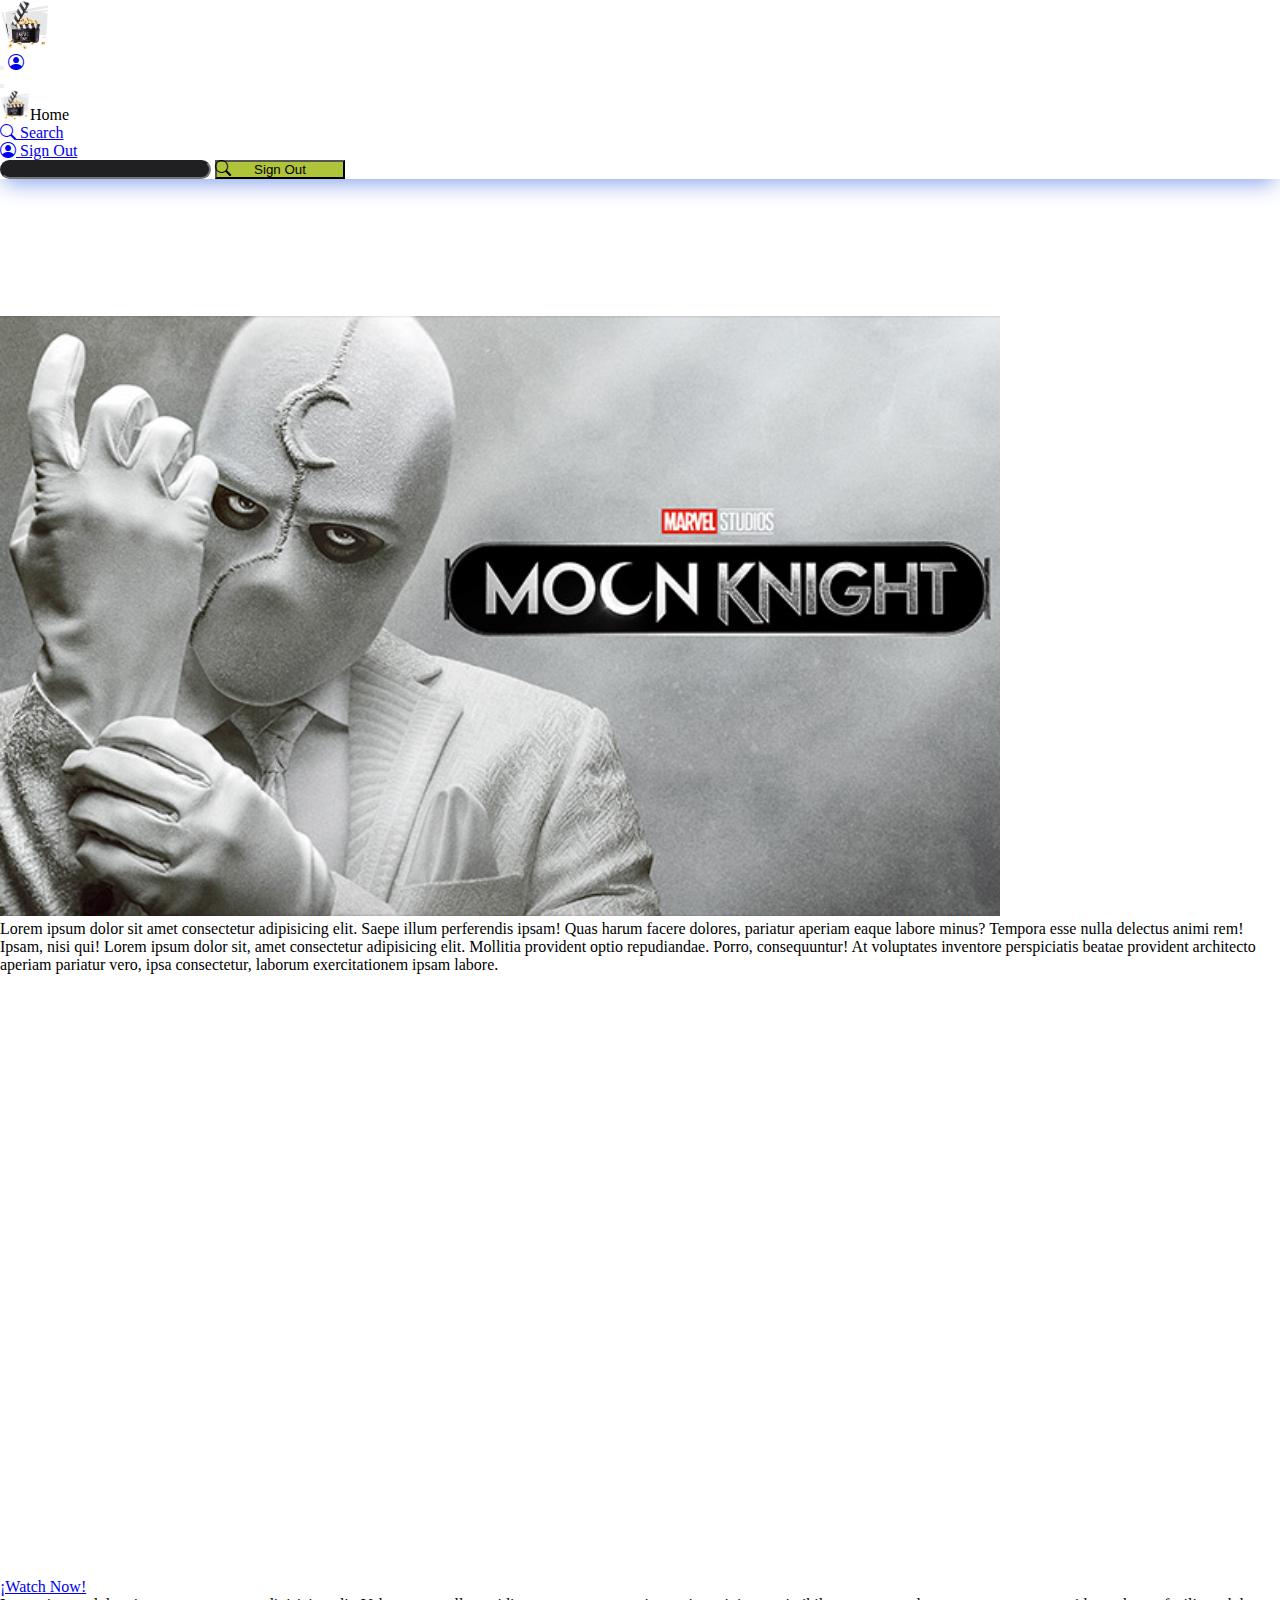
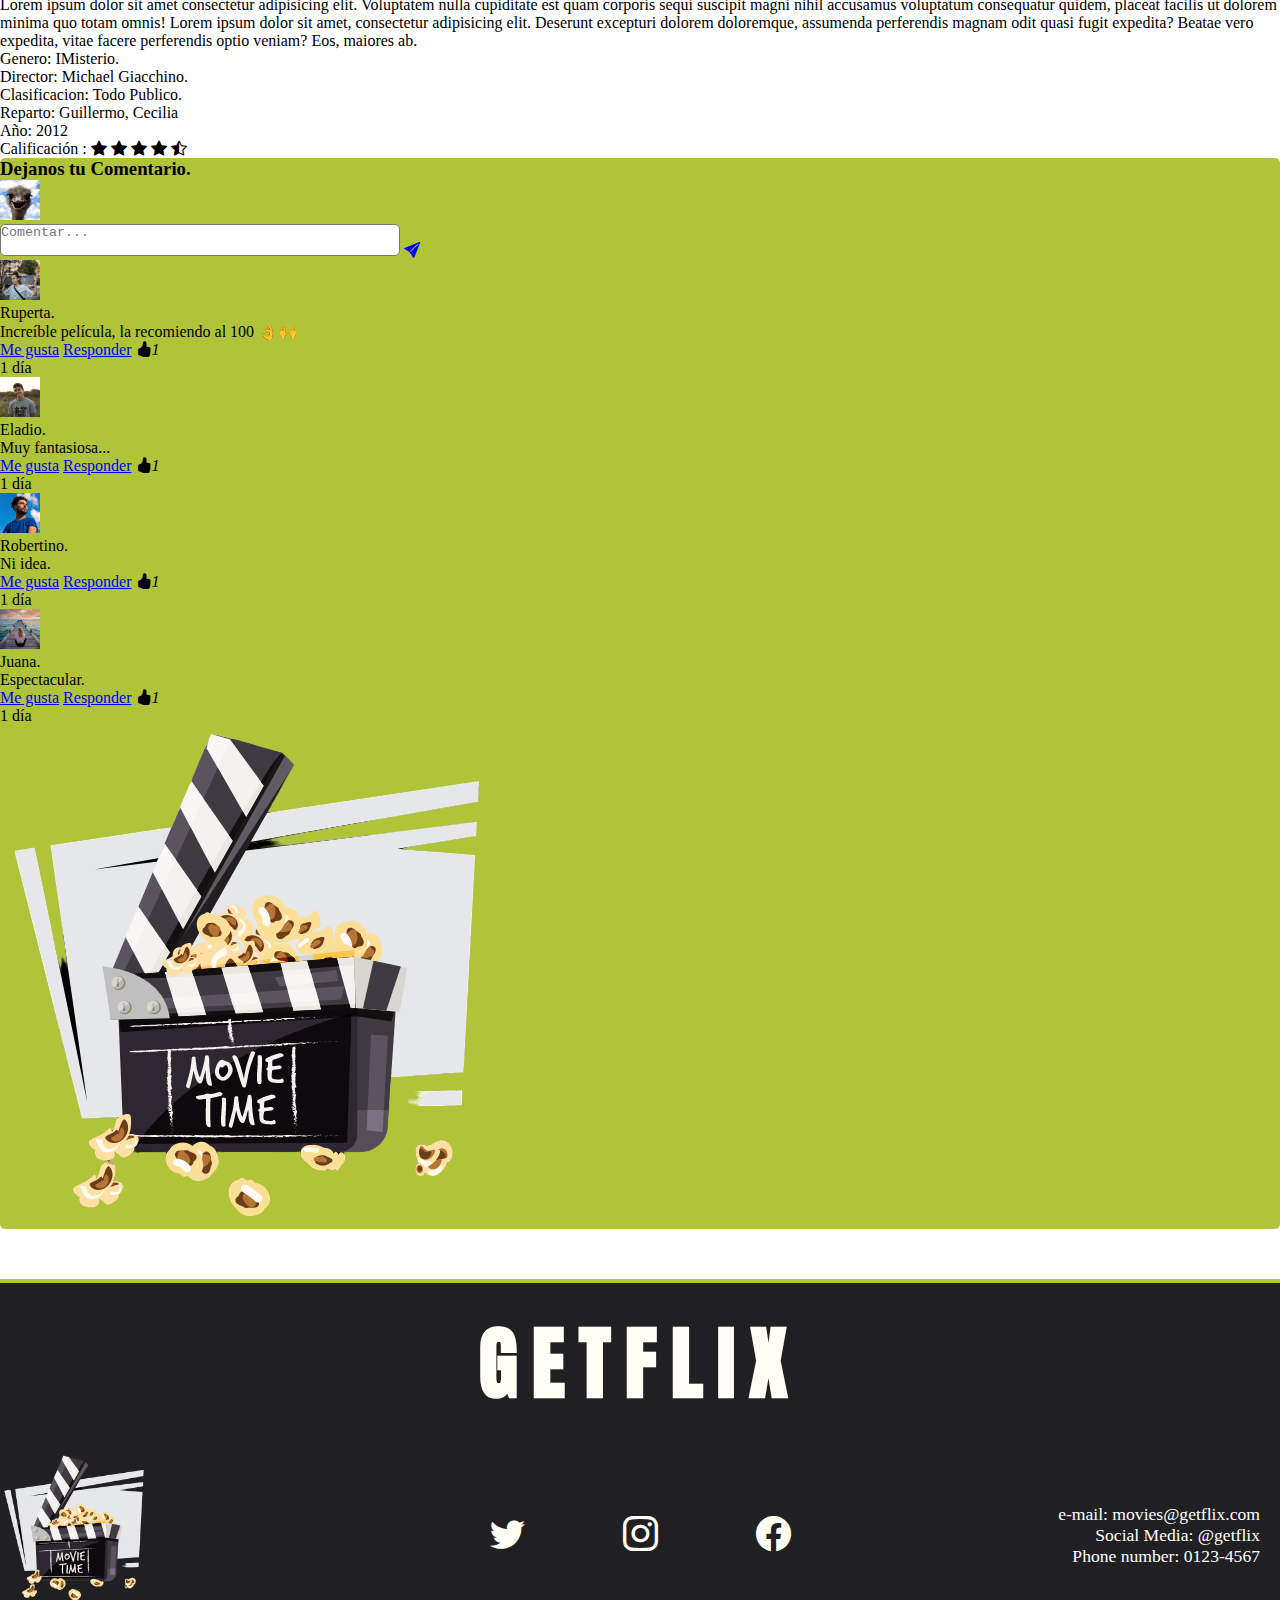
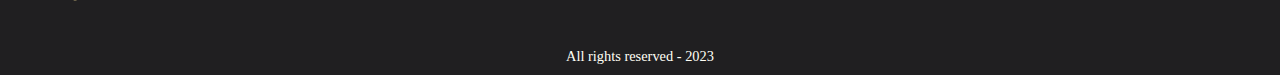
<file: pages/films/moon-night.html>
<!DOCTYPE html>
<html lang="en-AR">
    <head>
    <meta charset="UTF-8">
    <meta http-equiv="X-UA-Compatible" content="IE=edge">
    <meta name="viewport" content="width=device-width, initial-scale=1.0">
    <meta name="keywords"
        content="blog, films, cinema, movies, cine, tv shows, tv, streaming, trends, cast, reparto, críticas, classic, disney, hbo max, netflix, amazone prime, star plus, flow, paramount plus, crunchyroll, Action, Documental, Drama, Musical, Thriller, anime">
    <meta name="description"
        content="Enjoy exclusive Getflix as well as popular movies and TV shows. GETFLIX, The big screen experience on your TV, or watch on your tablet, laptop, phone and more. You can watch an ever-growing selection of titles in 4K.">
    <meta name="author" content="Getflix">
    <link rel="icon" href="../../images/icons/logo.png">
    <title>GETFLIX</title>
    <link rel="preconnect" href="https://fonts.googleapis.com">
    <link rel="preconnect" href="https://fonts.gstatic.com" crossorigin>
    <link rel="preconnect" href="https://fonts.googleapis.com">
    <link rel="preconnect" href="https://fonts.gstatic.com" crossorigin>
    <link href="https://fonts.googleapis.com/css2?family=Anton&family=Arimo:ital,wght@0,400;0,500;0,600;0,700;1,400&family=Montserrat:wght@100;200;400;500;600;700;800&family=Poppins:wght@300&display=swap" rel="stylesheet">
    <link rel="stylesheet" href="https://cdn.jsdelivr.net/npm/bootstrap-icons@1.9.1/font/bootstrap-icons.css">
    <link href="https://cdn.jsdelivr.net/npm/bootstrap@5.2.3/dist/css/bootstrap.min.css" rel="stylesheet" integrity="sha384-rbsA2VBKQhggwzxH7pPCaAqO46MgnOM80zW1RWuH61DGLwZJEdK2Kadq2F9CUG65" crossorigin="anonymous">
	<link rel="stylesheet" href="../../css/films-css/moon-night.css">
</head>

<body>
	<!-- navbar -->
	<nav class="navbar navbar-dark bg-dark fixed-top nav-shadow">
		<div class="d-none d-md-block">
			<img class="navbar__img ms-3" src="/images/icons/logo.png" alt="logo">
		</div>
		<div class="container-fluid d-md-none">
			<button
				class="navbar-toggler"
				type="button"
				data-bs-toggle="offcanvas"
				data-bs-target="#offcanvasDarkNavbar"
				aria-controls="offcanvasDarkNavbar"
			>
				<span class="navbar-toggler-icon"></span>
			</button>
			<a class="navbar-brand" href="#"><i class="bi bi-person-circle fs-3"></i></a>
			<div
				class="offcanvas offcanvas-start text-bg-dark"
				tabindex="-1"
				id="offcanvasDarkNavbar"
				aria-labelledby="offcanvasDarkNavbarLabel"
			>
				<div class="offcanvas-header justify-content-end">
					<button
						type="button"
						class="btn-close btn-close-white"
						data-bs-dismiss="offcanvas"
						aria-label="Close"
					></button>
				</div>
				<div class="offcanvas-body">
					<ul class="navbar-nav justify-content-start flex-grow-1 pe-3">
						<li class="nav-item ps-3">
							<img
								class="nav-item-img me-3"
								src="/images/icons/logo.png"
								alt="logo"
								class="nav-link active" aria-current="page" href="../user-home.html">Home</a>
						</li>
						<li class="nav-item ps-3">
							<a class="nav-link active" aria-current="page" href="../error404.html"
								><i class="bi bi-search me-4"></i></i> Search</a
							>
						</li>
						<li class="nav-item ps-3">
							<a class="nav-link active" aria-current="page" href="../../index.html"
								><i class="bi bi-person-circle me-4"> </i>Sign Out</a
							>
						</li>
						</li>
					</ul>
				</div>
			</div>
		</div>
		<form class=" d-none d-md-flex" role="search">
			<input class="form__position form-control me-2 text-light" type="search"  aria-label="Search">
			<i class="form__position-search fs-5 text-light mt-1 ps-2 bi bi-search"></i>
			<button id="sign-out-btn" class="btn btn-navbar me-4" type="submit">Sign Out</button>
			</form>
	</nav>

	<!-- cards -->
	<div class="container-fluid margin-cards bg-dark pb-3">
		<h1 class="title-cards ps-5 ms-3">Moon Night</h1>
		<div class="container-fluid ">
			<div class="row justify-content-around">
				<div class="card bg-dark col-md-5 m-0 p-0">
					<img src="/images/movies/img-gallery-4.png" class="card-img-top cards-size" alt="Moon Night">
					<div class="card-body">
						<p class="card-text text-light">Lorem ipsum dolor sit amet consectetur adipisicing elit. Saepe illum perferendis ipsam! Quas harum facere dolores, pariatur aperiam eaque labore minus? Tempora esse nulla delectus animi rem! Ipsam, nisi qui! Lorem ipsum dolor sit, amet consectetur adipisicing elit. Mollitia provident optio repudiandae. Porro, consequuntur! At voluptates inventore perspiciatis beatae provident architecto aperiam pariatur vero, ipsa consectetur, laborum exercitationem ipsam labore.</p>
					</div>
				</div>
				<div class="card bg-dark col-md-5 m-0 p-0">
					<iframe class="cards-video"  src="https://www.youtube.com/embed/4QIbLY2ZOAU" title="YouTube video player" frameborder="0" allow="accelerometer; autoplay; clipboard-write; encrypted-media; gyroscope; picture-in-picture; web-share" allowfullscreen></iframe>
					<div class="card-body text-light">
						<a class="btn btn-light mb-3" href="#" role="button">¡Watch Now!</a>
						<p class="card-text">Lorem ipsum dolor sit amet consectetur adipisicing elit. Voluptatem nulla cupiditate est quam corporis sequi suscipit magni nihil accusamus voluptatum consequatur quidem, placeat facilis ut dolorem minima quo totam omnis! Lorem ipsum dolor sit amet, consectetur adipisicing elit. Deserunt excepturi dolorem doloremque, assumenda perferendis magnam odit quasi fugit expedita? Beatae vero expedita, vitae facere perferendis optio veniam? Eos, maiores ab.</p>
						<ul>
							<li>Genero: IMisterio.</li>
							<li>Director:  Michael Giacchino.</li>
							<li>Clasificacion: Todo Publico.</li>
							<li>Reparto: Guillermo, Cecilia</li>
							<li>Año: 2012</li>
							<li>
								<span>Calificación :</span> 
								<i class="bi bi-star-fill"></i>
								<i class="bi bi-star-fill"></i>
								<i class="bi bi-star-fill"></i>
								<i class="bi bi-star-fill"></i>
								<i class="bi bi-star-half"></i>
							</li>
						</ul>	
					</div>
				</div>
			</div>	
			
	<!-- comentarios -->
	<div class="container bg-coments text-light mt-5">
		<h3 class="py-3 text-dark">Dejanos tu Comentario.</h3>
			<div class="row">
				<div class="col">
					<div class="d-flex">
						<div class="d-flex">
							<img class="img-coments rounded-circle me-4" src="/images/coments-user/foto-user.png" alt="user" width="50" height="50">
							<form class="d-flex">
								<textarea class="me-3 form-size ps-2 pt-2" type="text" placeholder="Comentar..." ></textarea>
								<a href="../error-404.html" class="m-auto ">
								<i class=" bi bi-send-fill"></i>
								</a>
							</form>
						</div>
					</div>
					<div class="d-flex">
						<img class="img-coments rounded-circle me-3 mt-4" src="/images/coments-user/user-1.png" alt="user number one">
						<div class="badge  d-flex  justify-content-start mt-2">
							<ul class="ps-0 text-start">
								<li class="text-dark  mb-2 fs-6 fw-semibold">
									Ruperta.
								</li>
								<li class="text-dark mb-2 fw-normal">
									Increíble película, la recomiendo al 100 👌🙌
								</li>
								<div class="media__body-btns btns text-right d-flex">
									<a href="../error-404.html" class="btns__btn--like ms-2">Me gusta</a>
									<a href="../error-404.html" class="btns__btn--answe ms-2">Responder</a>
									<i class="bi bi-hand-thumbs-up-fill ms-2"><span class="text-dark ms-1">1</span></i>
									<p class="text-dark ms-3">1 día</p>
								</div>
							</ul>
						</div>	
					</div>
					<div class="d-flex">
						<img class="img-coments rounded-circle me-3 mt-4" src="/images/coments-user/user-2.png" alt="user number one">
						<div class="badge  d-flex  justify-content-start mt-2">
							<ul class="ps-0 text-start">
								<li class="text-dark  mb-2 fs-6 fw-semibold">
									Eladio. 
								</li>
								<li class="text-dark mb-2 fw-normal">
									Muy fantasiosa...
								</li>
								<div class="media__body-btns btns text-right d-flex">
									<a href="../error-404.html" class="btns__btn--like ms-2">Me gusta</a>
									<a href="../error-404.html" class="btns__btn--answe ms-2">Responder</a>
									<i class="bi bi-hand-thumbs-up-fill ms-2"><span class="text-dark ms-1">1</span></i>
									<p class="text-dark ms-3">1 día</p>
								</div>
							</ul>
						</div>	
					</div>
					<div class="d-flex">
						<img class="img-coments rounded-circle me-3 mt-4" src="/images/coments-user/user-3.png" alt="user number one">
						<div class="badge  d-flex  justify-content-start mt-2">
							<ul class="ps-0 text-start">
								<li class="text-dark  mb-2 fs-6 fw-semibold">
									Robertino.
								</li>
								<li class="text-dark mb-2 fw-normal">
										Ni idea.
								</li>
								<div class="media__body-btns btns text-right d-flex">
									<a href="../error-404.html" class="btns__btn--like ms-2">Me gusta</a>
									<a href="../error-404.html" class="btns__btn--answe ms-2">Responder</a>
									<i class="bi bi-hand-thumbs-up-fill ms-2"><span class="text-dark ms-1">1</span></i>
									<p class="text-dark ms-3">1 día</p>
								</div>
							</ul>
						</div>	
					</div>
					<div class=" d-flex pb-3">
						<img class="img-coments rounded-circle me-3 mt-4" src="/images/coments-user/user-4.png" alt="user number one">
						<div class="badge  d-flex  justify-content-start mt-2">
							<ul class="ps-0 text-start">
								<li class="text-dark  mb-2 fs-6 fw-semibold">
									Juana.
								</li>
								<li class="text-dark mb-2 fw-normal">
									Espectacular.
								</li>
								<div class="media__body-btns btns text-right d-flex">
									<a href="../error-404.html" class="btns__btn--like ms-2">Me gusta</a>
									<a href="../error-404.html" class="btns__btn--answe ms-2">Responder</a>
									<i class="bi bi-hand-thumbs-up-fill ms-2"><span class="text-dark ms-1">1</span></i>
									<p class="text-dark ms-3">1 día</p>
								</div>
							</ul>
						</div>	
					</div>
				</div>
				<div class="col">
					<img class="img__container-logo w-75" src="/images/icons/logo.png" alt="logo">
				</div>
			</div>
	</div>
			
	<footer class="container__footer">
		<h2 class="footer__title">GETFLIX</h2>
		<div class="footer__container-contact">
			<div class="footer__container-logo">
				<img class="footer__logo" src="../../images/icons/logo.png" alt="Logo">
			</div>
			<div class="footer__icons">
				<a href="https://twitter.com/?lang=es"><i class="icon-redes bi bi-twitter text-white"></i></a>
                <a href="https://www.instagram.com/"><i class="icon-redes bi bi-instagram text-white "></i></a>
                <a href="https://www.facebook.com/"><i class="icon-redes bi bi-facebook text-white "></i></a>
			</div>
			<div class="footer__contact">
				<p>e-mail: movies@getflix.com</p>
				<p>Social Media: @getflix</p>
				<p>Phone number: 0123-4567</p>
			</div>
		</div>
		<p class="footer__reserved">All rights reserved - 2023</p>
	</footer>
    <script src="../../js/filmsJS/moonNight.js"></script>
    <script src="https://cdn.jsdelivr.net/npm/bootstrap@5.2.3/dist/js/bootstrap.bundle.min.js" integrity="sha384-kenU1KFdBIe4zVF0s0G1M5b4hcpxyD9F7jL+jjXkk+Q2h455rYXK/7HAuoJl+0I4" crossorigin="anonymous"></script>
</body>
</html>
</file>
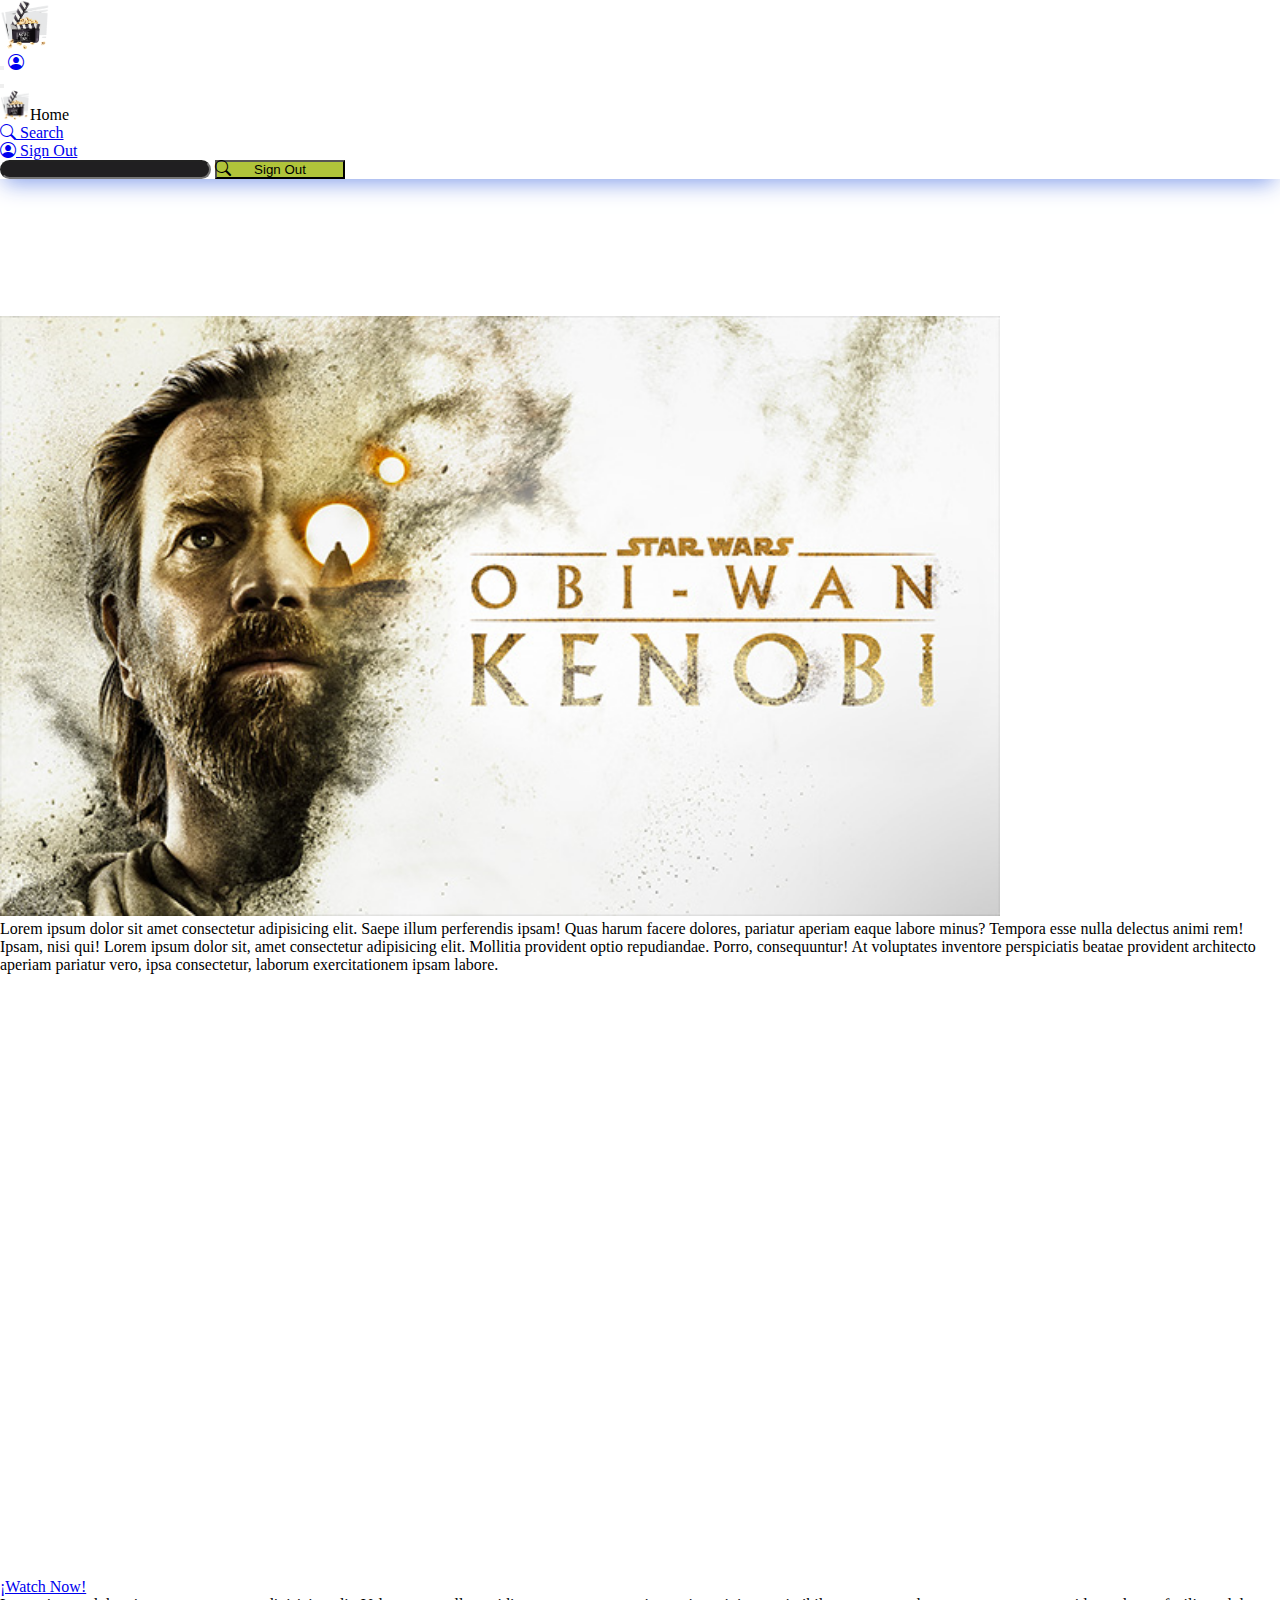
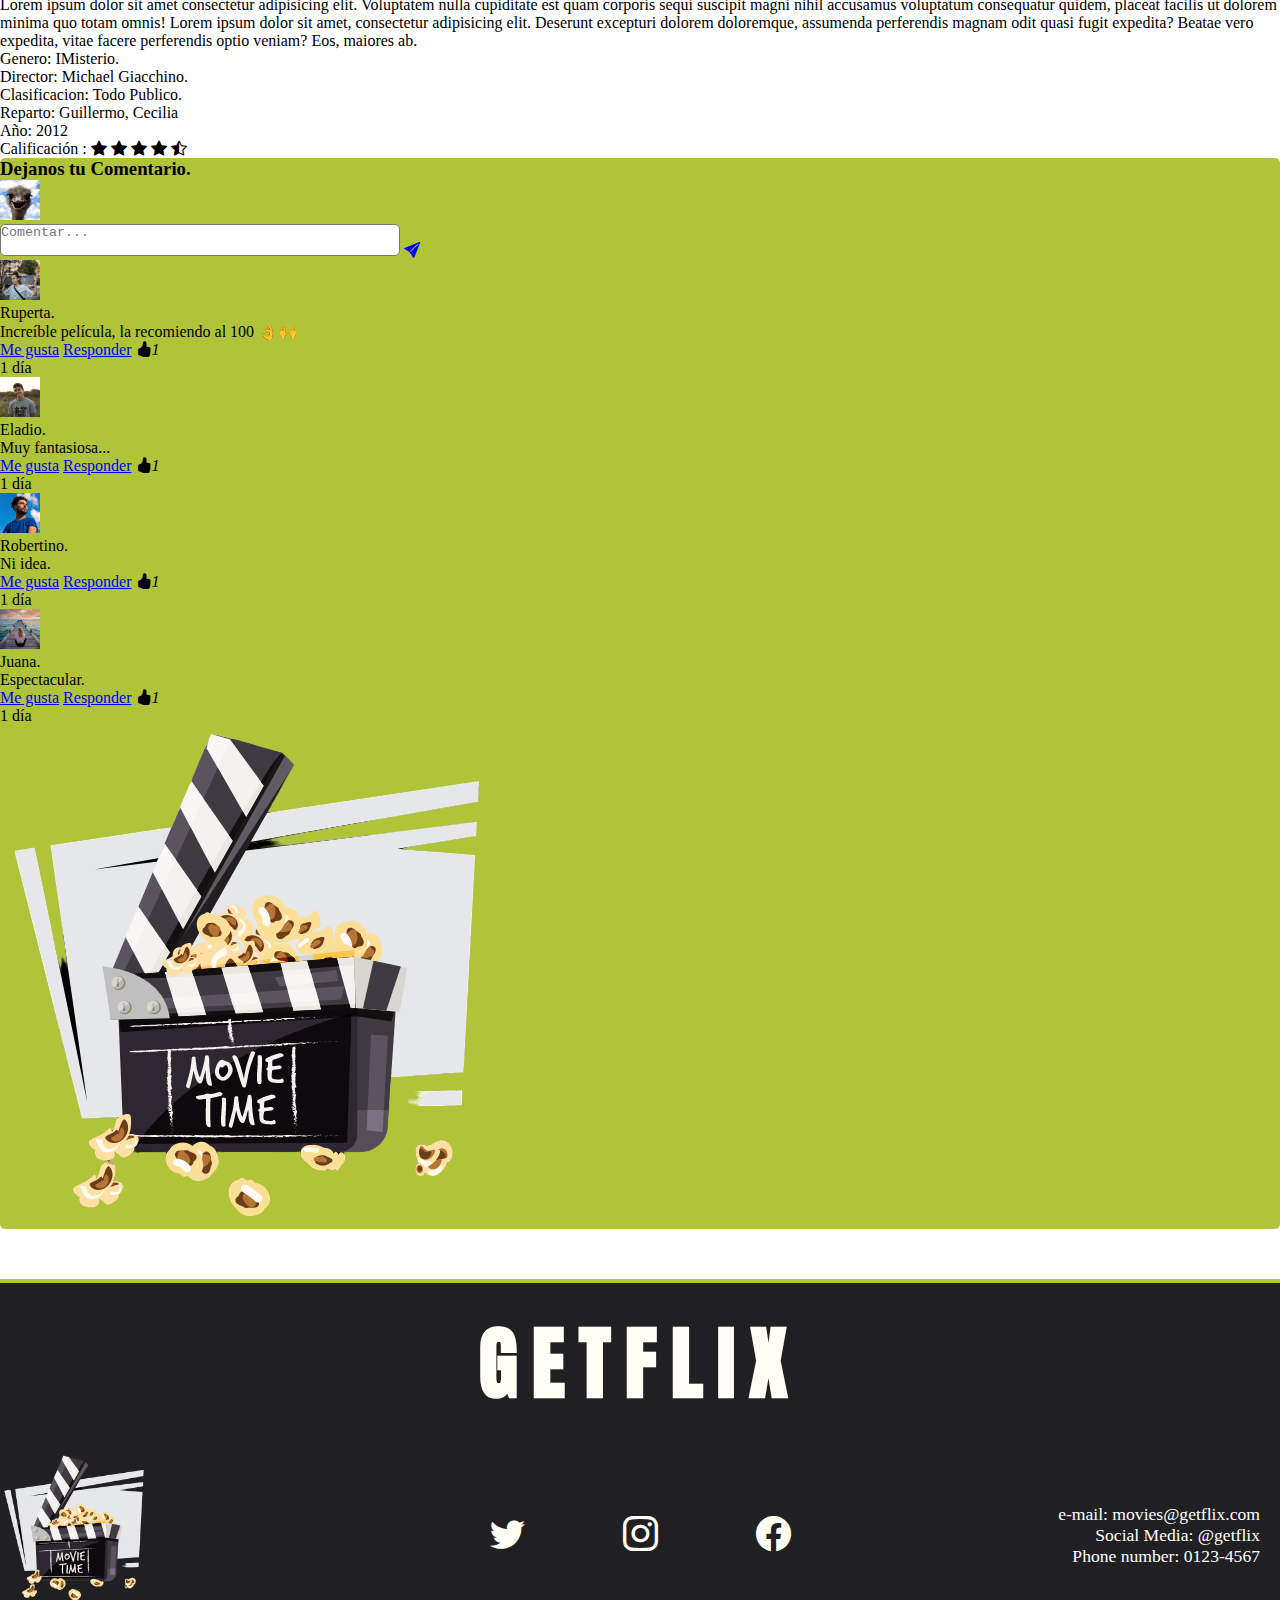
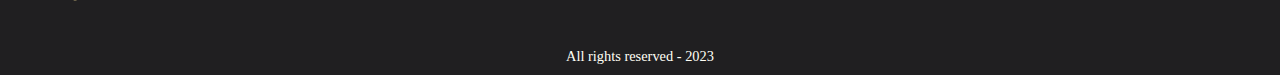
<file: pages/films/obi-wan-kenobo.html>
<!DOCTYPE html>
<html lang="en-AR">
    <head>
    <meta charset="UTF-8">
    <meta http-equiv="X-UA-Compatible" content="IE=edge">
    <meta name="viewport" content="width=device-width, initial-scale=1.0">
    <meta name="keywords"
        content="blog, films, cinema, movies, cine, tv shows, tv, streaming, trends, cast, reparto, críticas, classic, disney, hbo max, netflix, amazone prime, star plus, flow, paramount plus, crunchyroll, Action, Documental, Drama, Musical, Thriller, anime">
    <meta name="description"
        content="Enjoy exclusive Getflix as well as popular movies and TV shows. GETFLIX, The big screen experience on your TV, or watch on your tablet, laptop, phone and more. You can watch an ever-growing selection of titles in 4K.">
    <meta name="author" content="Getflix">
    <link rel="icon" href="../../images/icons/logo.png">
    <title>GETFLIX</title>
    <link rel="preconnect" href="https://fonts.googleapis.com">
    <link rel="preconnect" href="https://fonts.gstatic.com" crossorigin>
    <link rel="preconnect" href="https://fonts.googleapis.com">
    <link rel="preconnect" href="https://fonts.gstatic.com" crossorigin>
    <link href="https://fonts.googleapis.com/css2?family=Anton&family=Arimo:ital,wght@0,400;0,500;0,600;0,700;1,400&family=Montserrat:wght@100;200;400;500;600;700;800&family=Poppins:wght@300&display=swap" rel="stylesheet">
    <link rel="stylesheet" href="https://cdn.jsdelivr.net/npm/bootstrap-icons@1.9.1/font/bootstrap-icons.css">
    <link href="https://cdn.jsdelivr.net/npm/bootstrap@5.2.3/dist/css/bootstrap.min.css" rel="stylesheet" integrity="sha384-rbsA2VBKQhggwzxH7pPCaAqO46MgnOM80zW1RWuH61DGLwZJEdK2Kadq2F9CUG65" crossorigin="anonymous">
	<link rel="stylesheet" href="../../css/films-css/obi-wan-kenobi.css">
</head>

<body>
	<!-- navbar -->
	<nav class="navbar navbar-dark bg-dark fixed-top nav-shadow">
		<div class="d-none d-md-block">
			<img class="navbar__img ms-3" src="/images/icons/logo.png" alt="logo">
		</div>
		<div class="container-fluid d-md-none">
			<button
				class="navbar-toggler"
				type="button"
				data-bs-toggle="offcanvas"
				data-bs-target="#offcanvasDarkNavbar"
				aria-controls="offcanvasDarkNavbar"
			>
				<span class="navbar-toggler-icon"></span>
			</button>
			<a class="navbar-brand" href="#"><i class="bi bi-person-circle fs-3"></i></a>
			<div
				class="offcanvas offcanvas-start text-bg-dark"
				tabindex="-1"
				id="offcanvasDarkNavbar"
				aria-labelledby="offcanvasDarkNavbarLabel"
			>
				<div class="offcanvas-header justify-content-end">
					<button
						type="button"
						class="btn-close btn-close-white"
						data-bs-dismiss="offcanvas"
						aria-label="Close"
					></button>
				</div>
				<div class="offcanvas-body">
					<ul class="navbar-nav justify-content-start flex-grow-1 pe-3">
						<li class="nav-item ps-3">
							<img
								class="nav-item-img me-3"
								src="/images/icons/logo.png"
								alt="logo"
								class="nav-link active" aria-current="page" href="../user-home.html">Home</a>
						</li>
						<li class="nav-item ps-3">
							<a class="nav-link active" aria-current="page" href="../error404.html"
								><i class="bi bi-search me-4"></i></i> Search</a
							>
						</li>
						<li class="nav-item ps-3">
							<a class="nav-link active" aria-current="page" href="../../index.html"
								><i class="bi bi-person-circle me-4"> </i>Sign Out</a
							>
						</li>
					</ul>
				</div>
			</div>
		</div>
		<form class=" d-none d-md-flex" role="search">
			<input class="form__position form-control me-2 text-light" type="search"  aria-label="Search">
			<i class="form__position-search fs-5 text-light mt-1 ps-2 bi bi-search"></i>
			<button id="sign-out-btn" class="btn btn-navbar me-4" type="submit">Sign Out</button>
			</form>
	</nav>
	<!-- cards -->
	<div class="container-fluid margin-cards bg-dark pb-3">
		<h1 class="title-cards ps-5 ms-3">Obi wan kenobi</h1>
		<div class="container-fluid ">
			<div class="row justify-content-around">
				<div class="card bg-dark col-md-5 m-0 p-0">
					<img src="/images/movies/img-gallery-3.png" class="card-img-top cards-size" alt="obi-wan-kenobi">
					<div class="card-body">
						<p class="card-text text-light">Lorem ipsum dolor sit amet consectetur adipisicing elit. Saepe illum perferendis ipsam! Quas harum facere dolores, pariatur aperiam eaque labore minus? Tempora esse nulla delectus animi rem! Ipsam, nisi qui! Lorem ipsum dolor sit, amet consectetur adipisicing elit. Mollitia provident optio repudiandae. Porro, consequuntur! At voluptates inventore perspiciatis beatae provident architecto aperiam pariatur vero, ipsa consectetur, laborum exercitationem ipsam labore.</p>
					</div>
				</div>
				<div class="card bg-dark col-md-5 m-0 p-0">
					<iframe class="cards-video" src="https://www.youtube.com/embed/TWTfhyvzTx0" title="YouTube video player" frameborder="0" allow="accelerometer; autoplay; clipboard-write; encrypted-media; gyroscope; picture-in-picture; web-share" allowfullscreen></iframe>
					<div class="card-body text-light">
						<a class="btn btn-light mb-3" href="#" role="button">¡Watch Now!</a>
						<p class="card-text">Lorem ipsum dolor sit amet consectetur adipisicing elit. Voluptatem nulla cupiditate est quam corporis sequi suscipit magni nihil accusamus voluptatum consequatur quidem, placeat facilis ut dolorem minima quo totam omnis! Lorem ipsum dolor sit amet, consectetur adipisicing elit. Deserunt excepturi dolorem doloremque, assumenda perferendis magnam odit quasi fugit expedita? Beatae vero expedita, vitae facere perferendis optio veniam? Eos, maiores ab.</p>
						<ul>
							<li>Genero: IMisterio.</li>
							<li>Director:  Michael Giacchino.</li>
							<li>Clasificacion: Todo Publico.</li>
							<li>Reparto: Guillermo, Cecilia</li>
							<li>Año: 2012</li>
							<li>
								<span>Calificación :</span> 
								<i class="bi bi-star-fill"></i>
								<i class="bi bi-star-fill"></i>
								<i class="bi bi-star-fill"></i>
								<i class="bi bi-star-fill"></i>
								<i class="bi bi-star-half"></i>
							</li>
						</ul>	
					</div>
				</div>
			</div>	
					
	<!-- comentarios -->
	<div class="container bg-coments text-light mt-5">
		<h3 class="py-3 text-dark">Dejanos tu Comentario.</h3>
			<div class="row">
				<div class="col">
					<div class="d-flex">
						<div class="d-flex">
							<img class="img-coments rounded-circle me-4" src="/images/coments-user/foto-user.png" alt="user" width="50" height="50">
							<form class="d-flex">
								<textarea class="me-3 form-size ps-2 pt-2" type="text" placeholder="Comentar..." ></textarea>
								<a href="../error-404.html" class="m-auto ">
								<i class=" bi bi-send-fill"></i>
								</a>
							</form>
						</div>
					</div>
					<div class="d-flex">
						<img class="img-coments rounded-circle me-3 mt-4" src="/images/coments-user/user-1.png" alt="user number one">
						<div class="badge  d-flex  justify-content-start mt-2">
							<ul class="ps-0 text-start">
								<li class="text-dark  mb-2 fs-6 fw-semibold">
									Ruperta.
								</li>
								<li class="text-dark mb-2 fw-normal">
									Increíble película, la recomiendo al 100 👌🙌
								</li>
								<div class="media__body-btns btns text-right d-flex">
									<a href="../error-404.html" class="btns__btn--like ms-2">Me gusta</a>
									<a href="../error-404.html" class="btns__btn--answe ms-2">Responder</a>
									<i class="bi bi-hand-thumbs-up-fill ms-2"><span class="text-dark ms-1">1</span></i>
									<p class="text-dark ms-3">1 día</p>
								</div>
							</ul>
						</div>	
					</div>
					<div class="d-flex">
						<img class="img-coments rounded-circle me-3 mt-4" src="/images/coments-user/user-2.png" alt="user number one">
						<div class="badge  d-flex  justify-content-start mt-2">
							<ul class="ps-0 text-start">
								<li class="text-dark  mb-2 fs-6 fw-semibold">
									Eladio. 
								</li>
								<li class="text-dark mb-2 fw-normal">
									Muy fantasiosa...
								</li>
								<div class="media__body-btns btns text-right d-flex">
									<a href="../error-404.html" class="btns__btn--like ms-2">Me gusta</a>
									<a href="../error-404.html" class="btns__btn--answe ms-2">Responder</a>
									<i class="bi bi-hand-thumbs-up-fill ms-2"><span class="text-dark ms-1">1</span></i>
									<p class="text-dark ms-3">1 día</p>
								</div>
							</ul>
						</div>	
					</div>
					<div class="d-flex">
						<img class="img-coments rounded-circle me-3 mt-4" src="/images/coments-user/user-3.png" alt="user number one">
						<div class="badge  d-flex  justify-content-start mt-2">
							<ul class="ps-0 text-start">
								<li class="text-dark  mb-2 fs-6 fw-semibold">
									Robertino.
								</li>
								<li class="text-dark mb-2 fw-normal">
										Ni idea.
								</li>
								<div class="media__body-btns btns text-right d-flex">
									<a href="../error-404.html" class="btns__btn--like ms-2">Me gusta</a>
									<a href="../error-404.html" class="btns__btn--answe ms-2">Responder</a>
									<i class="bi bi-hand-thumbs-up-fill ms-2"><span class="text-dark ms-1">1</span></i>
									<p class="text-dark ms-3">1 día</p>
								</div>
							</ul>
						</div>	
					</div>
					<div class=" d-flex pb-3">
						<img class="img-coments rounded-circle me-3 mt-4" src="/images/coments-user/user-4.png" alt="user number one">
						<div class="badge  d-flex  justify-content-start mt-2">
							<ul class="ps-0 text-start">
								<li class="text-dark  mb-2 fs-6 fw-semibold">
									Juana.
								</li>
								<li class="text-dark mb-2 fw-normal">
									Espectacular.
								</li>
								<div class="media__body-btns btns text-right d-flex">
									<a href="../error-404.html" class="btns__btn--like ms-2">Me gusta</a>
									<a href="../error-404.html" class="btns__btn--answe ms-2">Responder</a>
									<i class="bi bi-hand-thumbs-up-fill ms-2"><span class="text-dark ms-1">1</span></i>
									<p class="text-dark ms-3">1 día</p>
								</div>
							</ul>
						</div>	
					</div>
				</div>
				<div class="col">
					<img class="img__container-logo w-75" src="/images/icons/logo.png" alt="logo">
				</div>
			</div>
		</div>
	</div>
	<footer class="container__footer">
		<h2 class="footer__title">GETFLIX</h2>
		<div class="footer__container-contact">
			<div class="footer__container-logo">
				<img class="footer__logo" src="../../images/icons/logo.png" alt="Logo">
			</div>
			<div class="footer__icons">
				<a href="https://twitter.com/?lang=es"><i class="icon-redes bi bi-twitter text-white"></i></a>
                <a href="https://www.instagram.com/"><i class="icon-redes bi bi-instagram text-white "></i></a>
                <a href="https://www.facebook.com/"><i class="icon-redes bi bi-facebook text-white "></i></a>
			</div>
			<div class="footer__contact">
				<p>e-mail: movies@getflix.com</p>
				<p>Social Media: @getflix</p>
				<p>Phone number: 0123-4567</p>
			</div>
		</div>
		<p class="footer__reserved">All rights reserved - 2023</p>
	</footer>
    <script src="../../js/filmsJS/obiWanKenobi.js"></script>
    <script src="https://cdn.jsdelivr.net/npm/bootstrap@5.2.3/dist/js/bootstrap.bundle.min.js" integrity="sha384-kenU1KFdBIe4zVF0s0G1M5b4hcpxyD9F7jL+jjXkk+Q2h455rYXK/7HAuoJl+0I4" crossorigin="anonymous"></script>
</body>
</html>
</file>
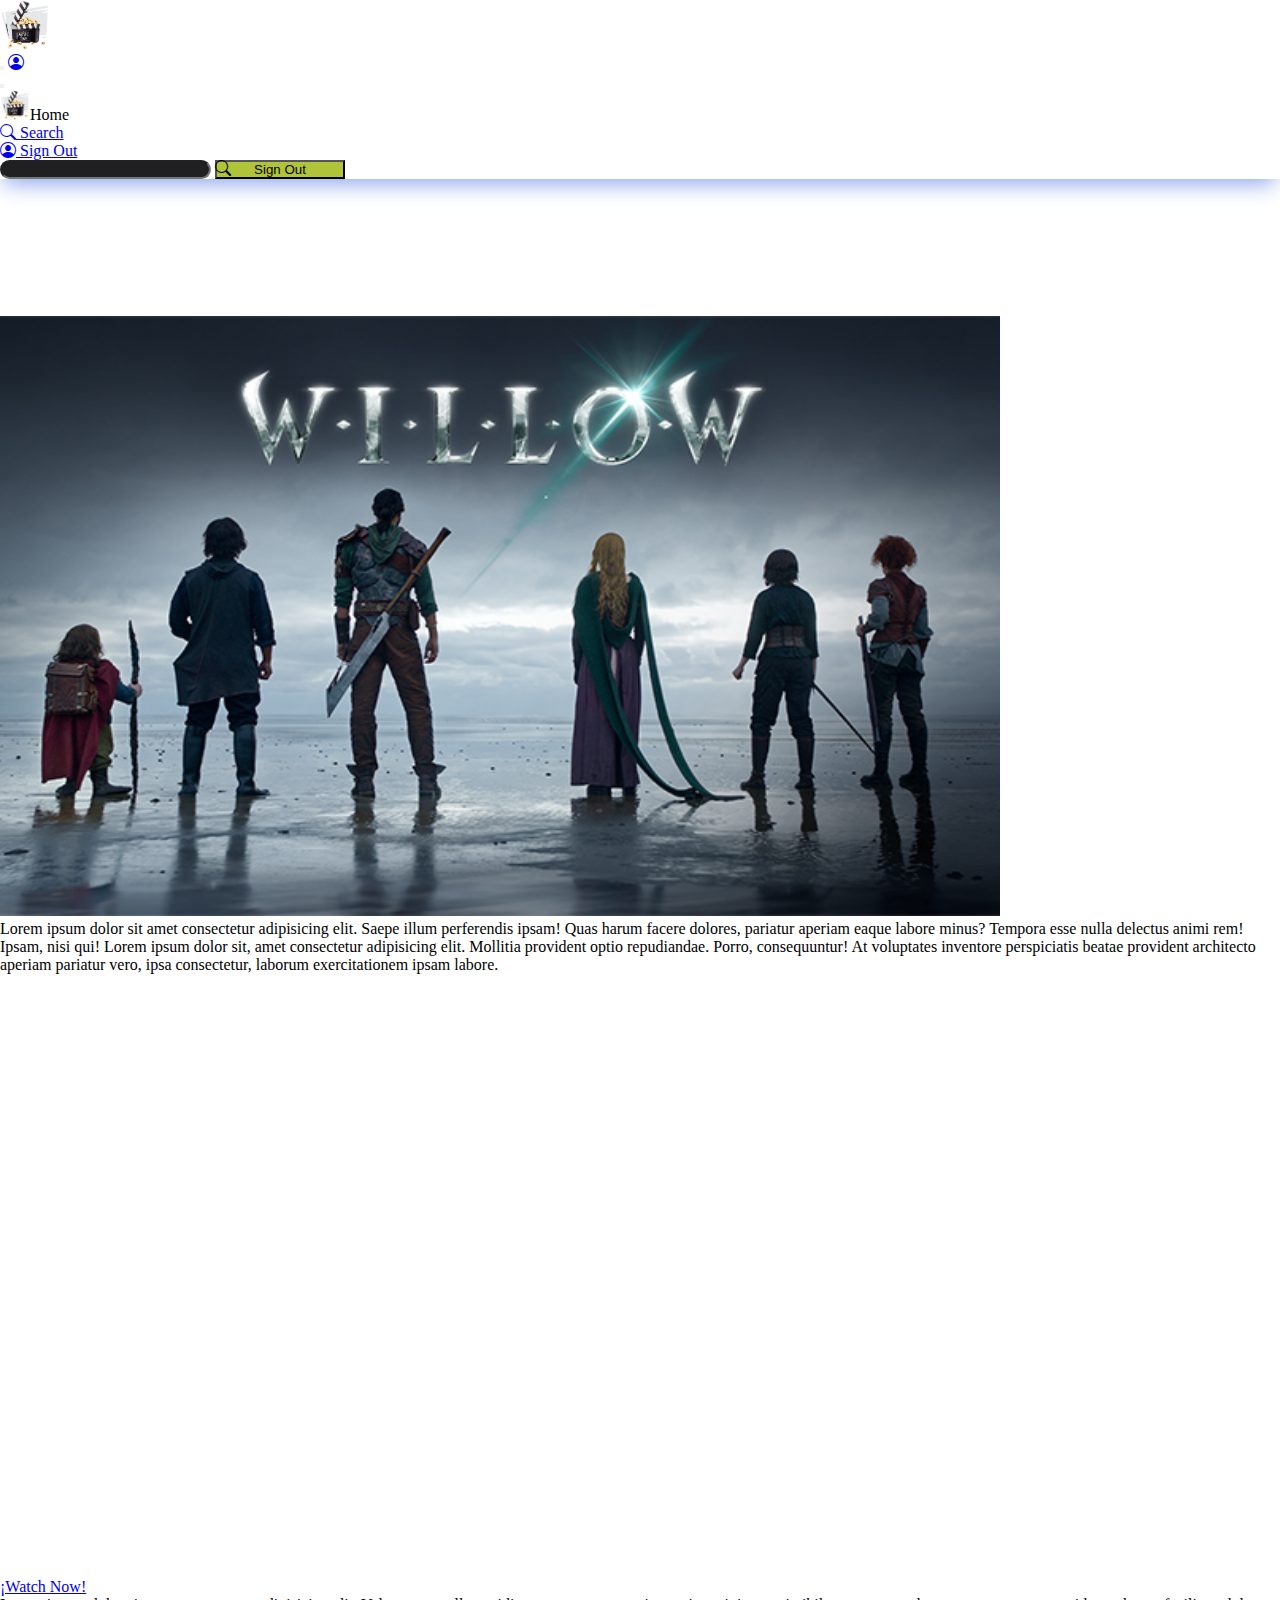
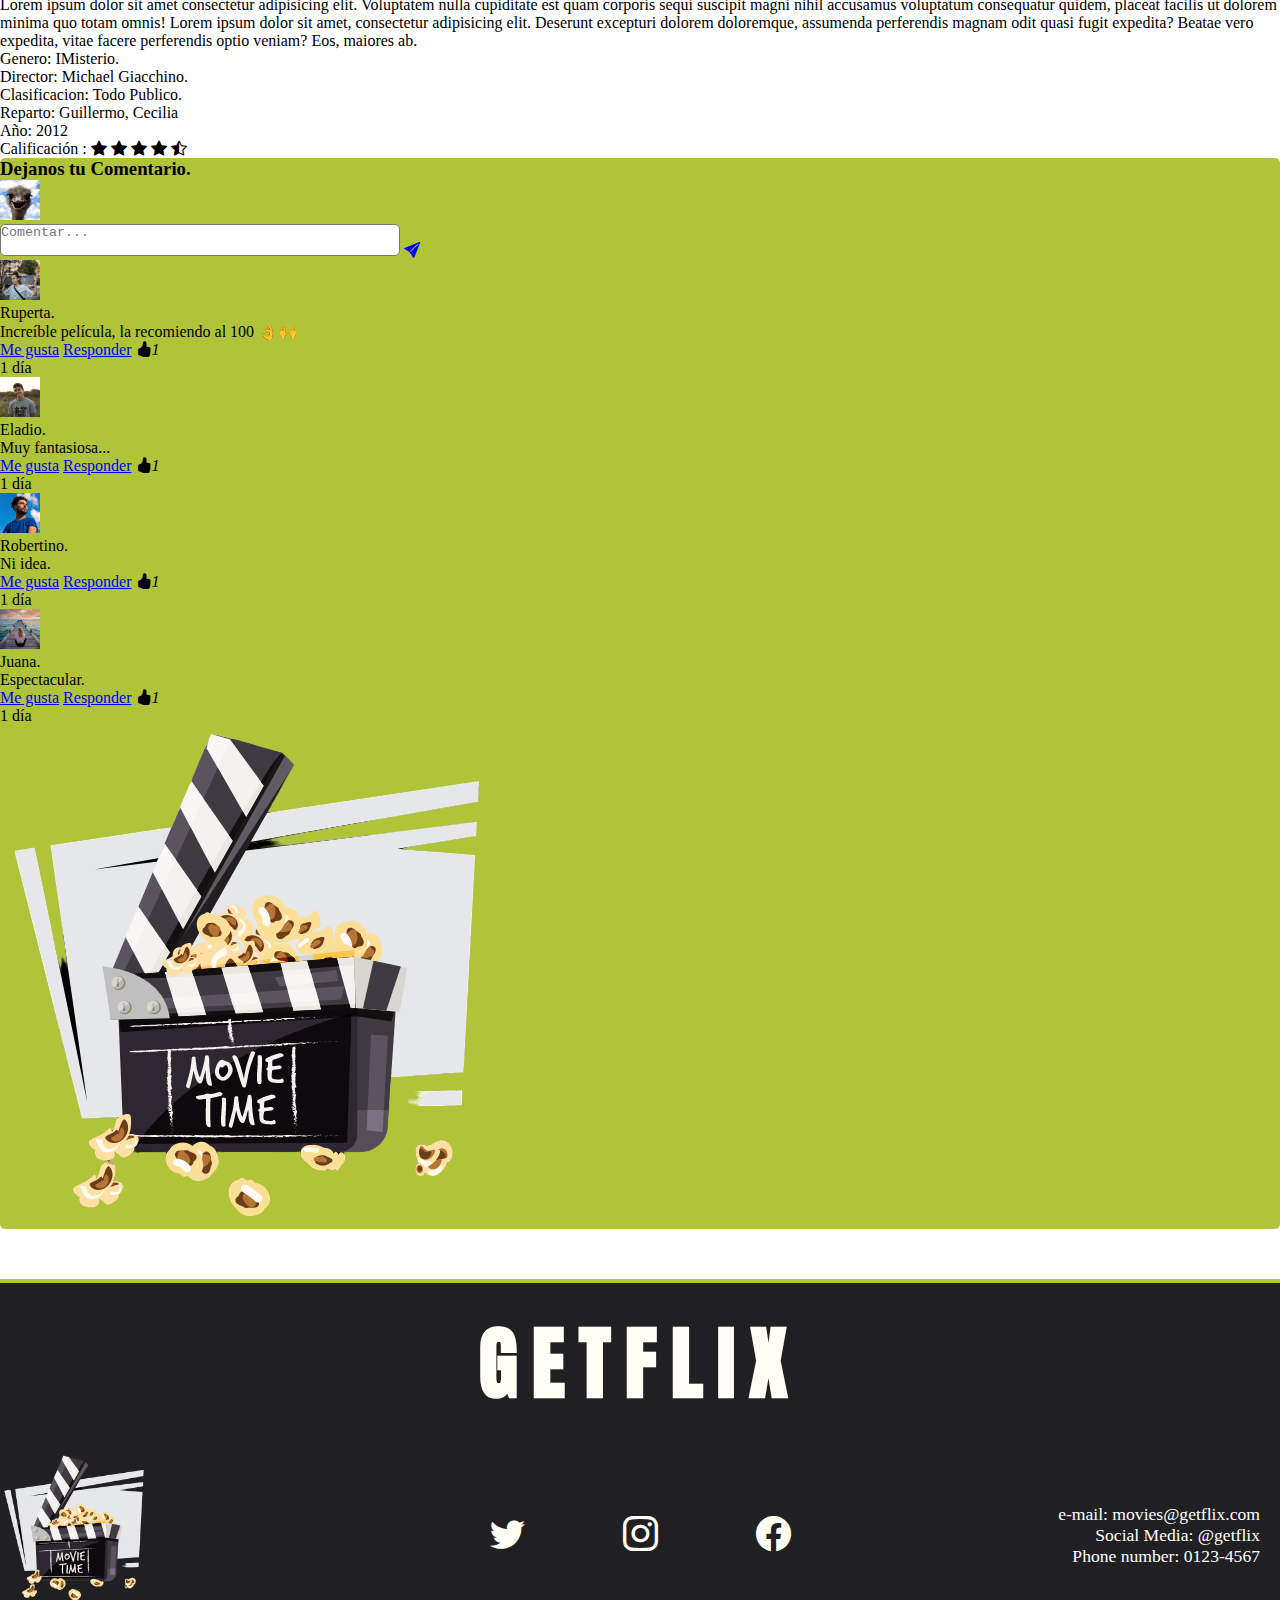
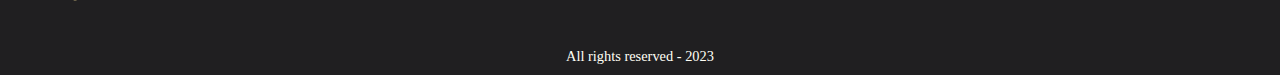
<file: pages/films/willow.html>
<!DOCTYPE html>
<html lang="en-AR">
    <head>
		<meta charset="UTF-8">
		<meta http-equiv="X-UA-Compatible" content="IE=edge">
		<meta name="viewport" content="width=device-width, initial-scale=1.0">
		<meta name="keywords"
			content="blog, films, cinema, movies, cine, tv shows, tv, streaming, trends, cast, reparto, críticas, classic, disney, hbo max, netflix, amazone prime, star plus, flow, paramount plus, crunchyroll, Action, Documental, Drama, Musical, Thriller, anime">
		<meta name="description"
			content="Enjoy exclusive Getflix as well as popular movies and TV shows. GETFLIX, The big screen experience on your TV, or watch on your tablet, laptop, phone and more. You can watch an ever-growing selection of titles in 4K.">
		<meta name="author" content="Getflix">
		<link rel="icon" href="../../images/icons/logo.png">
		<title>GETFLIX</title>
		<link rel="preconnect" href="https://fonts.googleapis.com">
		<link rel="preconnect" href="https://fonts.gstatic.com" crossorigin>
		<link rel="preconnect" href="https://fonts.googleapis.com">
		<link rel="preconnect" href="https://fonts.gstatic.com" crossorigin>
		<link href="https://fonts.googleapis.com/css2?family=Anton&family=Arimo:ital,wght@0,400;0,500;0,600;0,700;1,400&family=Montserrat:wght@100;200;400;500;600;700;800&family=Poppins:wght@300&display=swap" rel="stylesheet">
		<link rel="stylesheet" href="https://cdn.jsdelivr.net/npm/bootstrap-icons@1.9.1/font/bootstrap-icons.css">
		<link href="https://cdn.jsdelivr.net/npm/bootstrap@5.2.3/dist/css/bootstrap.min.css" rel="stylesheet" integrity="sha384-rbsA2VBKQhggwzxH7pPCaAqO46MgnOM80zW1RWuH61DGLwZJEdK2Kadq2F9CUG65" crossorigin="anonymous">
		<link rel="stylesheet" href="../../css/films-css/willow.css">
	</head>

	<body>
		<!-- navbar -->
		<nav class="navbar navbar-dark bg-dark fixed-top nav-shadow">
			<div class="d-none d-md-block">
				<img class="navbar__img ms-3" src="/images/icons/logo.png" alt="logo">
			</div>
			<div class="container-fluid d-md-none">
				<button
					class="navbar-toggler"
					type="button"
					data-bs-toggle="offcanvas"
					data-bs-target="#offcanvasDarkNavbar"
					aria-controls="offcanvasDarkNavbar"
				>
					<span class="navbar-toggler-icon"></span>
				</button>
				<a class="navbar-brand" href="#"><i class="bi bi-person-circle fs-3"></i></a>
				<div
					class="offcanvas offcanvas-start text-bg-dark"
					tabindex="-1"
					id="offcanvasDarkNavbar"
					aria-labelledby="offcanvasDarkNavbarLabel"
				>
					<div class="offcanvas-header justify-content-end">
						<button
							type="button"
							class="btn-close btn-close-white"
							data-bs-dismiss="offcanvas"
							aria-label="Close"
						></button>
					</div>
					<div class="offcanvas-body">
						<ul class="navbar-nav justify-content-start flex-grow-1 pe-3">
							<li class="nav-item ps-3">
								<img
									class="nav-item-img me-3"
									src="/images/icons/logo.png"
									alt="logo"
									class="nav-link active" aria-current="page" href="../user-home.html">Home</a>
							</li>
							<li class="nav-item ps-3">
								<a class="nav-link active" aria-current="page" href="../error404.html"
									><i class="bi bi-search me-4"></i></i> Search</a
								>
							</li>
							<li class="nav-item ps-3">
								<a class="nav-link active" aria-current="page" href="../../index.html"
									><i class="bi bi-person-circle me-4"> </i>Sign Out</a
								>
							</li>
						</ul>
					</div>
				</div>
			</div>
			<form class=" d-none d-md-flex" role="search">
				<input class="form__position form-control me-2 text-light" type="search"  aria-label="Search">
				<i class="form__position-search fs-5 text-light mt-1 ps-2 bi bi-search"></i>
				<button id="sign-out-btn" class="btn btn-navbar me-4" type="submit">Sign Out</button>
				</form>
		</nav>
		<!-- cards -->
		<div class="container-fluid margin-cards bg-dark pb-3">
			<h1 class="title-cards ps-5 ms-3">Willow</h1>
			<div class="container-fluid ">
				<div class="row justify-content-around">
					<div class="card bg-dark col-md-5 m-0 p-0">
						<img src="/images/movies/img-gallery-5.png" class="card-img-top cards-size" alt="Willow">
						<div class="card-body">
							<p class="card-text text-light">Lorem ipsum dolor sit amet consectetur adipisicing elit. Saepe illum perferendis ipsam! Quas harum facere dolores, pariatur aperiam eaque labore minus? Tempora esse nulla delectus animi rem! Ipsam, nisi qui! Lorem ipsum dolor sit, amet consectetur adipisicing elit. Mollitia provident optio repudiandae. Porro, consequuntur! At voluptates inventore perspiciatis beatae provident architecto aperiam pariatur vero, ipsa consectetur, laborum exercitationem ipsam labore.</p>
						</div>
					</div>
					<div class="card bg-dark col-md-5 m-0 p-0">
						<iframe class="cards-video" src="https://www.youtube.com/embed/tbbveDpUZv4" title="YouTube video player" frameborder="0" allow="accelerometer; autoplay; clipboard-write; encrypted-media; gyroscope; picture-in-picture; web-share" allowfullscreen></iframe>
						<div class="card-body text-light">
							<a class="btn btn-light mb-3
							" href="#" role="button">¡Watch Now!</a>
							<p class="card-text">Lorem ipsum dolor sit amet consectetur adipisicing elit. Voluptatem nulla cupiditate est quam corporis sequi suscipit magni nihil accusamus voluptatum consequatur quidem, placeat facilis ut dolorem minima quo totam omnis! Lorem ipsum dolor sit amet, consectetur adipisicing elit. Deserunt excepturi dolorem doloremque, assumenda perferendis magnam odit quasi fugit expedita? Beatae vero expedita, vitae facere perferendis optio veniam? Eos, maiores ab.</p>
							<ul>
								<li>Genero: IMisterio.</li>
								<li>Director:  Michael Giacchino.</li>
								<li>Clasificacion: Todo Publico.</li>
								<li>Reparto: Guillermo, Cecilia</li>
								<li>Año: 2012</li>
								<li>
									<span>Calificación :</span> 
									<i class="bi bi-star-fill"></i>
									<i class="bi bi-star-fill"></i>
									<i class="bi bi-star-fill"></i>
									<i class="bi bi-star-fill"></i>
									<i class="bi bi-star-half"></i>
								</li>
							</ul>	
						</div>
					</div>
				</div>	
					
			<!-- comentarios -->
			<div class="container bg-coments text-light mt-5">
				<h3 class="py-3 text-dark">Dejanos tu Comentario.</h3>
					<div class="row">
						<div class="col">
							<div class="d-flex">
								<div class="d-flex">
									<img class="img-coments rounded-circle me-4" src="/images/coments-user/foto-user.png" alt="user" width="50" height="50">
									<form class="d-flex">
										<textarea class="me-3 form-size ps-2 pt-2" type="text" placeholder="Comentar..." ></textarea>
										<a href="../error-404.html" class="m-auto ">
										<i class=" bi bi-send-fill"></i>
										</a>
									</form>
								</div>
							</div>
							<div class="d-flex">
								<img class="img-coments rounded-circle me-3 mt-4" src="/images/coments-user/user-1.png" alt="user number one">
								<div class="badge  d-flex  justify-content-start mt-2">
									<ul class="ps-0 text-start">
										<li class="text-dark  mb-2 fs-6 fw-semibold">
											Ruperta.
										</li>
										<li class="text-dark mb-2 fw-normal">
											Increíble película, la recomiendo al 100 👌🙌
										</li>
										<div class="media__body-btns btns text-right d-flex">
											<a href="../error-404.html" class="btns__btn--like ms-2">Me gusta</a>
											<a href="../error-404.html" class="btns__btn--answe ms-2">Responder</a>
											<i class="bi bi-hand-thumbs-up-fill ms-2"><span class="text-dark ms-1">1</span></i>
											<p class="text-dark ms-3">1 día</p>
										</div>
									</ul>
								</div>	
							</div>
							<div class="d-flex">
								<img class="img-coments rounded-circle me-3 mt-4" src="/images/coments-user/user-2.png" alt="user number one">
								<div class="badge  d-flex  justify-content-start mt-2">
									<ul class="ps-0 text-start">
										<li class="text-dark  mb-2 fs-6 fw-semibold">
											Eladio. 
										</li>
										<li class="text-dark mb-2 fw-normal">
											Muy fantasiosa...
										</li>
										<div class="media__body-btns btns text-right d-flex">
											<a href="../error-404.html" class="btns__btn--like ms-2">Me gusta</a>
											<a href="../error-404.html" class="btns__btn--answe ms-2">Responder</a>
											<i class="bi bi-hand-thumbs-up-fill ms-2"><span class="text-dark ms-1">1</span></i>
											<p class="text-dark ms-3">1 día</p>
										</div>
									</ul>
								</div>	
							</div>
							<div class="d-flex">
								<img class="img-coments rounded-circle me-3 mt-4" src="/images/coments-user/user-3.png" alt="user number one">
								<div class="badge  d-flex  justify-content-start mt-2">
									<ul class="ps-0 text-start">
										<li class="text-dark  mb-2 fs-6 fw-semibold">
											Robertino.
										</li>
										<li class="text-dark mb-2 fw-normal">
												Ni idea.
										</li>
										<div class="media__body-btns btns text-right d-flex">
											<a href="../error-404.html" class="btns__btn--like ms-2">Me gusta</a>
											<a href="../error-404.html" class="btns__btn--answe ms-2">Responder</a>
											<i class="bi bi-hand-thumbs-up-fill ms-2"><span class="text-dark ms-1">1</span></i>
											<p class="text-dark ms-3">1 día</p>
										</div>
									</ul>
								</div>	
							</div>
							<div class=" d-flex pb-3">
								<img class="img-coments rounded-circle me-3 mt-4" src="/images/coments-user/user-4.png" alt="user number one">
								<div class="badge  d-flex  justify-content-start mt-2">
									<ul class="ps-0 text-start">
										<li class="text-dark  mb-2 fs-6 fw-semibold">
											Juana.
										</li>
										<li class="text-dark mb-2 fw-normal">
											Espectacular.
										</li>
										<div class="media__body-btns btns text-right d-flex">
											<a href="../error-404.html" class="btns__btn--like ms-2">Me gusta</a>
											<a href="../error-404.html" class="btns__btn--answe ms-2">Responder</a>
											<i class="bi bi-hand-thumbs-up-fill ms-2"><span class="text-dark ms-1">1</span></i>
											<p class="text-dark ms-3">1 día</p>
										</div>
									</ul>
								</div>	
							</div>
						</div>
						<div class="col">
							<img class="img__container-logo w-75" src="/images/icons/logo.png" alt="logo">
						</div>
					</div>
			</div>
		</div>	
		<footer class="container__footer">
			<h2 class="footer__title">GETFLIX</h2>
			<div class="footer__container-contact">
				<div class="footer__container-logo">
					<img class="footer__logo" src="../../images/icons/logo.png" alt="Logo">
				</div>
				<div class="footer__icons">
					<a href="https://twitter.com/?lang=es"><i class="icon-redes bi bi-twitter text-white fs-1"></i></a>
					<a href="https://www.instagram.com/"><i class="icon-redes bi bi-instagram text-white fs-1"></i></a>
					<a href="https://www.facebook.com/"><i class="icon-redes bi bi-facebook text-white fs-1"></i></a>
				</div>
				<div class="footer__contact">
					<p>e-mail: movies@getflix.com</p>
					<p>Social Media: @getflix</p>
					<p>Phone number: 0123-4567</p>
				</div>
			</div>
			<p class="footer__reserved">All rights reserved - 2023</p>
		</footer>
		<script src="../../js/filmsJS/hombreLobo.js"></script>
		<script src="https://cdn.jsdelivr.net/npm/bootstrap@5.2.3/dist/js/bootstrap.bundle.min.js" integrity="sha384-kenU1KFdBIe4zVF0s0G1M5b4hcpxyD9F7jL+jjXkk+Q2h455rYXK/7HAuoJl+0I4" crossorigin="anonymous"></script>
	</body>
</html>
</file>
<file: css/about-us.css>
* {
  margin: 0;
  padding: 0;
  box-sizing: border-box;
  list-style: none;
}

*::selection {
  background: #afc43a62;
  color: #fff;
}

a {
  cursor: pointer;
}

:root {
  --btn-color: #37e9f9d6;
  --backround-pages: #201f21;
  --color-fonts: rgb(255, 254, 245);
  --color-btn: linear-gradient(150deg, #58074a, #0e6ba9, #4adae4);
  --font-titles: "Anton", sans-serif;
  --font-paragraph: "Arimo", sans-serif;
  --font-2-paragraph: "Montserrat", sans-serif;
  --line-height-mobile: 1.7;
  --line-height-tablet: 1.8;
  --line-height-descktop: 1.9;
}

ul li a {
  color: white;
  font-weight: 600;
  text-decoration: none;
  letter-spacing: 0.3px;
  font-size: 0.9rem;
}

div p a {
  color: white;
  text-decoration: none;
  letter-spacing: 0.3px;
  font-size: 0.9rem;
}

body {
  background-image: url(../images/backgrounds/stars-background-3.jpg);
  background-repeat: no-repeat;
  background-size: cover;
  background-attachment: fixed;
  min-height: 100vh;
  width: 100%;
  margin: auto;
}

/*navbar*/
nav {
  background-image: linear-gradient(150deg, #58074a64, #08619c50, #4adae452); /*borrar en caso que quede el de abajo*/
  background-image: url(../images/backgrounds/stars-background-4.jpg);
  background-repeat: no-repeat;
  background-size: cover;
}

.nav-shadow {
  box-shadow: -1px 9px 21px -5px rgba(126, 154, 234, 0.94);
  -webkit-box-shadow: -1px 9px 21px -5px rgba(126, 154, 234, 0.94);
  -moz-box-shadow: -1px 9px 21px -5px rgba(126, 154, 234, 0.94);
}

.nav-item-img {
  width: 30px;
  height: 30px;
}

.navbar__img {
  width: 50px;
  height: 50px;
}

.nav-links {
  background: linear-gradient(to top, #93e4fb, #6a73f3, #adc3fa, #93e4fb);
  -webkit-background-clip: text;
  -webkit-text-fill-color: transparent;
  font-family: var(--font-2-paragraph);
  font-size: 1em;
  font-weight: 700;
  margin: 0 15px;
  --clippy: polygon(0 1%, 0 0, 0 100%, 0% 100%);
}

.nav-links:hover {
  background: linear-gradient(to top, #bdeaf7, #a0b9f7, #c093f7);
  -webkit-background-clip: text;
  -webkit-text-fill-color: transparent;
  --clippy: polygon(0 0, 100% 0, 100% 100%, 0 100%);
}

.nav-links::after {
  content: "";
  display: block;
  background-color: #fff;
  width: 100%;
  margin-top: 0.2px;
  height: 3px;
  border-radius: 2px;
  clip-path: var(--clippy);
  transition: clip-path 0.5s;
}

.btn-navbar {
  padding: 5px 12px;
  width: 80%;
  border: 2px solid #fdfef7;
  border-radius: 7px;
  background-image: var(--color-btn);
  transition: all 0.4s ease-in;
  position: relative;
  font-weight: 500;
  right: 10px;
}

.btn-navbar:hover {
  box-shadow: 0 0 80px #8b6dee;
  background: rgba(0, 0, 0, 0);
  color: white;
  border: 2px solid #fdfef7;
}

.btn-navbar span:nth-child(n) {
  position: absolute;
  width: 7px;
  height: 7px;
  border: 3px solid;
  transition: all 1s;
}

.btn-navbar span:nth-child(1) {
  right: 0.5%;
  top: -12%;
  background-color: #fff;
  border: solid #fff;
}

.btn-navbar span:nth-child(2) {
  left: 1%;
  bottom: -98%;
  border: 3px solid #fff;
  background-color: #fff;
}

.btn-navbar:hover span:nth-child(1) {
  right: 90%;
  transform: rotate(90deg);
  color: var(--btn-color);
}

.btn-navbar:hover span:nth-child(2) {
  left: 90%;
  transform: rotate(90deg);
  color: var(--btn-color);
}

/*------------- MAIN MOBILE --------------*/
.container__header {
  background-image: url(../images/backgrounds/stars-background-3.jpg);  background-repeat: no-repeat;
  background-size: cover;
  background-attachment: fixed;
  min-height: 100vh;
  width: 100%;
  margin: auto;
}

.container__title {
  padding-top: 60%;
  display: flex;
  flex-direction: column;
  justify-content: center;
  align-items: center;
}

.main-title {
  color: white;
  font-size: 40px;
  font-weight: bolder;
  letter-spacing: 2px;
  line-height: 50px;
  text-align: center;
  padding: 0 30px 75px 30px;
}

.header__arrow-img {
  width: 90px;
  animation-name: arrow-grow;
  animation-duration: 2s;
  animation-iteration-count: infinite;
}

@keyframes arrow-grow {
  0%  {transform: translate(0); width: 100px;}
  50% { transform: translateY(20px); width: 110px;}
  100% {transform: translate(0); width: 100px;}
}

.main__container {
  background-image: url(../images/backgrounds/stars-background-3.jpg);
  background-repeat: no-repeat;
  background-size: cover;
  background-attachment: fixed;
  min-height: 100vh;
  width: 100%;
  margin: auto;
  padding-bottom: 90px;
}

.container__about-us {
  padding: 30px 15px;
}

.about-us__part-1,
.about-us__part-3, 
.p,
.h2 {
  background: rgba(0, 0, 0, 0.055);
  font-size: 0.84rem;
  font-family: var(--font-paragraph);
  font-weight: 300;
  letter-spacing: 1px;
  line-height: var(--line-height-mobile);
  padding: 3em 1.5em;
  border-top: solid 5px var(--btn-color);
  border-bottom: solid 5px var(--btn-color);
  border-radius: 90px;
  margin: 90px 0 60px 0;
  text-align: center;
  position: relative;
}

.letter-big {
  font-size: 1.3rem;
  font-weight: 600;
}

.about-us__part-1 ,
.about-us__part-3 {
  color: white;
  text-decoration: none;
  font-weight: 200;
}

.about__us-title {
  margin-bottom: 20px;
  font-size: 25px;
  font-weight: 600;
  text-align: center;
}

.about-us__p {
  text-align: center;
  line-height: 1.55rem;
  font-weight: 500;
  font-size: 0.9rem;
  padding-bottom: 30px;
}

/*MEMBERS MOBILE 320*/
.section__cards {
  border-top: solid 2px var(--color-fonts);
  padding-top: 60px;
}

.members__title {
  text-align: center;
  color: var(--color-fonts);
  font-size: 2.3em;
}

.container__cards {
  display: flex;
  flex-wrap: wrap;
  justify-content: space-evenly;
  align-items: center;
  background-image: url(../images/backgrounds/stars-background-3.jpg);
  background-repeat: no-repeat;
  background-size: cover;
  background-attachment: fixed;
  width: 100%;
  height: auto;
  margin: auto;
  padding: 100px 10px;
}

.container__card {
  display: flex;
  justify-content: center;
  align-items: center;
  margin-bottom: 130px;
  background-color: rgba(255, 255, 255, 0.185);
  width: 290px;
  height: 320px;
  border-radius: 50%;
}

.card {
  position: relative;
  width: 260px;
  height: 220px;
  background-color: rgb(35, 35, 47);
  transition: 0.5s;
}

.card:hover {
  height: 350px;
}

.card .lines {
  position: absolute;
  inset: 0;
  background-color: rgb(23, 22, 22);
  overflow: hidden;
}

.card .lines::before {
  content: "";
  position: absolute;
  top: 50%;
  left: 50%;
  width: 600px;
  height: 100px;
  background: linear-gradient(transparent, #69ecf5bc, #3993dc, #871ee2);
  animation: animate 8s linear infinite;
}

@keyframes animate {
 0% {
  transform: translate(-50%, -50%) rotate(0deg);
 }
 100% {
  transform: translate(-50%, -50%) rotate(360deg);
 }
}

.card .lines::after {
  content: "";
  position: absolute;
  inset: 3px;
  background: #292929;
}

.card .imgBx {
  position: absolute;
  top: -20%;
  left: 50%;
  transform: translateX(-50%);
  width: 160px;
  height: 160px;
  background: #292929;
  transition: 0.5s;
  z-index: 10;
  overflow: hidden;
}

.card:hover .imgBx {
  width: 220px;
  height: 220px;
}

.card .imgBx::before {
  content: "";
  position: absolute;
  top: 50%;
  left: 50%;
  background: linear-gradient(transparent, #3affffb8, #8a5af2, #943cffbc);
  width: 400px;
  height: 70px;
  transform: translate(-50%, -50%);
  animation: animate2 9s linear infinite;
}

@keyframes animate2 {
  0% {
      transform: translate(-50%, -50%) rotate(360deg);
  }
  100% {
      transform: translate(-50%, -50%) rotate(0deg);
  }
}

.card .imgBx::after {
  content: "";
  position: absolute;
  background: #292929;
  inset: 2px;
}

.card .imgBx img {
  position: absolute;
  top: 10px;
  left: 10px;
  z-index: 1;
  width: calc(100% - 20px);
  height: calc(100% - 20px);
}

.card .content {
  position: absolute;
  width: 100%;
  height: 100%;
  display: flex;
  justify-content: center;
  align-items: center;
  overflow: hidden;
}

.card .content .details {
  padding: 70px 20px;
  text-align: center;
  width: 100%;
  transition: 0.5s;
  transform: translateY(70px);
  font-family: var(--font-paragraph);
}

.card .content .details h3 {
  font-size: 0.9em;
  font-weight: 600;
  font-family: var(--font-2-paragraph);
  letter-spacing: 0.5px;
  color: #45f3ff;
  line-height: 1.2em;
  font-family: Verdana, Geneva, Tahoma, sans-serif;
  padding-bottom: 7px;
  margin-top: 80px;
}

 span {
  font-size: 0.85em;
  font-weight: 500;
  color: aliceblue;
  margin-bottom: 30px;
}

.card .content .details .data {
  display: flex;
  justify-content: space-around;
  margin: 15px 0;
  color: aliceblue;
  margin-bottom: 20px;
}

.container__social .bi {
  display: inline-block;
  padding: 4px;
  border-radius: 50%;
  transition: 0.7s;
  width: 30px; 
  height: 30px;
  text-align: center;
  color: aliceblue;
}

.container__social .bi:hover {
  background-color: rgb(248, 245, 239);
  color: black;
  box-shadow: 1px 0px 17px 3px rgba(168,203,246,0.77);
  -webkit-box-shadow: 1px 0px 17px 3px rgba(168,203,246,0.77);
  -moz-box-shadow: 1px 0px 17px 3px rgba(168,203,246,0.77);
}

a {
  text-decoration: none;
  color: white;
}

.container__social p {
  font-family: var(--font-2-paragraph);
  letter-spacing: 0.5px;
  font-size: 0.6em;
  font-weight: 400;
  font-family: Verdana, Geneva, Tahoma, sans-serif;
  padding-top: 6px;

}

/*--- FOOTER MOBILE 320 ---*/
.container__footer {
  background-image: linear-gradient(to top, rgb(19, 19, 19), rgba(35, 35, 38, 0.673), rgba(31, 31, 34, 0.475));
  border-top: solid 5px var(--btn-color);
  border-image: linear-gradient(to right, #8a01ce, #9232ff, #9180ff, #00c6ff, #4cdbfb) 1;
}

.footer__container-contact {
  display: flex;
  flex-direction: column;
  justify-content: center;
  align-items: center;
  text-align: center;
  padding-top: 50px;
}

.footer__title {
  font-family: var(--font-titles);
  font-size: 50px;
  color: var(--color-fonts);
  font-weight: bold;
  letter-spacing: 8px;
  padding-top: 20px;
  text-align: center;
}

.footer__logo {
  width: 100px;
  padding-bottom: 5px;
}

.footer__icons {
  width: 55%;
  display: flex;
  justify-content: space-around;
  padding: 50px 0 50px 0;
}

.icon-redes {
  padding: 3px 8px 3px 8px;
  color: var(--color-fonts);
  border: solid 0.1px rgba(0, 0, 0, 0);
  border-radius: 50%;
  transition: 0.6s;
  font-size: 35px;
}

.icon-redes:hover {
  background-color: var(--color-fonts);
  color: var(--backround-pages) !important;
  box-shadow: 1px 0px 17px 3px rgba(168, 203, 246, 0.77);
  -webkit-box-shadow: 1px 0px 17px 3px rgba(168, 203, 246, 0.77);
  -moz-box-shadow: 1px 0px 17px 3px rgba(168, 203, 246, 0.77);
}

.footer__contact {
  color: var(--color-fonts);
  font-size: 0.8rem;
  padding: 10px;
}

.footer__contact {
  color: var(--color-fonts);
  font-size: 0.8rem;
  padding: 10px;
}

.footer__reserved {
  color: var(--color-fonts);
  font-size: 0.6rem;
  text-align: center;
  padding-bottom: 10px;
  margin: 0;
}

/*================ RES 445 ================*/
@media (min-width: 445px) {
  .container__title {
    padding-top: 40%;
  }

  .main-title {
    font-size: 45px;
    padding: 0 40px 75px 40px;
  }

  .container__about-us {
    padding: 30px 20px;
  }

  .about-us__part-1,
  .about-us__part-2,
  .about-us__part-3  {
    border-radius: 10px;
  }
}
/*================ RES 768 ================*/
@media (min-width: 768px) {
  .container__title {
    padding-top: 30%;
  }
  
  .main-title {
    font-size: 60px;
    padding: 0 40px 70px 40px;
  }

  .container__about-us {
    padding: 70px 55px;
  }

  .about-us__part-1,
  .about-us__part-2,
  .about-us__part-3  {
    font-size: 1.1rem;
    line-height: 2rem;
    padding: 2.5em 3em;
    border-top: solid 5px var(--btn-color);
    border-bottom: solid 5px var(--btn-color);
    border-radius: 15px;
    margin-bottom: 100px;
  }

  .about-us__p {
    text-align: center;
    line-height: 2.15rem;
    font-weight: 400;
    font-size: 1.2rem;
    padding-bottom: 30px;
  }

  /*MEMBERS TABLET*/
  .container__main-members {
    padding: 40px 10%;
  }

  .main-members__title {
    font-size: 2rem;
    margin-right: 50px;
  }

  .container__main-members-flex {
    justify-content: center;
  }

  .main__members {
    margin-right: 50px;
  }

  .members__img {
    width: 100px;
    height: 100px;
  }

  .members__name {
    text-align: center;
    font-weight: 500;
    color: #fff;
  }

   /*--- FOOTER 768 ---*/
  .footer__container-contact {
    flex-direction: row;
    justify-content: space-between;
    padding: 30px 0;
  }

  .footer__title {
    letter-spacing: 12px;
    font-size: 2.3rem;
  }

  .footer__container-logo {
    width: 30%;
    display: flex;
    align-items: center;
  }

  .footer__logo {
    width: 150px;
  }

  .footer__icons {
    width: 30%;
    display: flex;
    justify-content: center;
  }

  .icon-redes {
  margin: 15px;
  }

  .footer__contact {
    width: 30%;
    color: white;
    font-size: 0.9rem;
    padding: 20px;
    text-align: right;
  }

  .footer__reserved {
    font-size: 0.7rem;
  }
}

/*================ RES 1024 ================*/
@media (min-width: 1024px) {
  .item-contacto {
    padding-right: 20px;
  }xz

/*------------ MAIN DESCKTOP --------------*/
  .container__about-us {
    padding: 80px 110px;
  }

  .about-us__part-1,
  .about-us__part-2,
  .about-us__part-3  {
    font-size: 1.2rem;
    line-height: 2.2rem;
    padding: 2.5em 4em;
    margin-bottom: 120px;
  }

  .about__us-title {
    font-size: 2.2rem;
    padding-top: 20px;
    padding-bottom: 10px;
  }
  
  .about-us__p {
    font-size: 1.3rem;
    line-height: 2.3rem;
    font-weight: 400;
   
    padding-bottom: 30px;
  }

  .about-us__img-1 {
    width: 130px;
  }
  
  .about-us__img-2 {
    width: 140px;
  }
  
  .about-us__img-3 {
    width: 120px;
    bottom: -60px;
  }

  /*MEMBERS DESCKTOP*/
  .container__main-members {
    padding: 40px 10%;
  }

  .main-members__title {
    font-size: 2rem;
    margin-right: 50px;
  }

  .container__main-members-flex {
    justify-content: center;
  }

  .main__members {
    margin-right: 50px;
  }

  .members__img {
    width: 100px;
    height: 100px;
  }

  .members__name {
    text-align: center;
    font-weight: 500;
  }

  /*--- FOOTER DESCKTOP 1024 ---*/
  .footer__container-contact {
    flex-direction: row;
  }

  .footer__title {
  letter-spacing: 14px;
  font-size: 5rem;
  }

  .icon-redes {
  margin: 40px;
  }

  .footer__contact {
  font-size: 1.1rem;
  padding: 20px;
  }

  .footer__reserved {
  font-size: 0.9rem;
  }
}
/*================ RES 1024 ================*/
@media (min-width: 1200px) {
  .container__about-us {
    padding: 80px 20%;
    margin-bottom: 40px;
  }

  .about-us__part-1,
  .about-us__part-2,
  .about-us__part-3  {
    padding: 2.5em 4em;
    margin-bottom: 150px;
  }

  .about__us-title {
    font-size: 2.2rem;
    padding-bottom: 15px;
  }

  .about-us__img-1 {
    width: 130px;
    bottom: -70px;
    right: 60px
  }
  
  .about-us__img-2 {
    width: 160px;
    bottom: -90px;
    right: 60px;
  }
}
</file>
<file: css/admin-1.css>
* {
    margin: 0;
    padding: 0;
    box-sizing: border-box;
    list-style: none;
  }
  
  *::selection {
    background: #afc43a62;
    color: #fff;
  }

  a {
    cursor: pointer;
  }

  :root {
    --btn-color: #B0C43A;
    --backround-pages: #201f21;
    --color-fonts: rgb(255, 254, 245);
    --font-titles: 'Anton', sans-serif;
    --font-paragraph: 'Arimo', sans-serif;
    --font-2-paragraph: 'Montserrat', sans-serif;
    --line-height-mobile: 1.7; 
    --line-height-tablet: 1.8;
    --line-height-descktop: 1.9;
    --modal-color: rgb(217, 217, 217);
  }
  
/*========================== RES 320 ==============================*/
/*navbar*/
.nav-shadow {
	box-shadow: -1px 9px 21px -5px rgba(126,154,234,0.94);
	-webkit-box-shadow: -1px 9px 21px -5px rgba(126,154,234,0.94);
	-moz-box-shadow: -1px 9px 21px -5px rgba(126,154,234,0.94);
}
.nav-item-img {
	width: 30px;
	height: 30px;
}
.navbar__img {
	width: 50px;
	height: 50px;
}
.btn-navbar {
	background-color: var(--btn-color) !important;
	width: 130px;
}
.form__position {
	position: relative;
	padding-left: 30px !important;
	background-color: var(--backround-pages) !important;
	border-radius: 20px !important;
}
.form__position-search {
	position: absolute;
}
/*--- FOOTER MOBILE 320 ---*/
.container__footer {
  background:var(--backround-pages);
  border-top: solid 4px var(--btn-color);
}

.footer__container-contact {
  display: flex;
  flex-direction: column;
  justify-content: center;
  align-items: center;
  text-align: center;
  padding-top: 50px;
}

.footer__title {
  font-family: var(--font-titles);
  font-size: 60px;
  color: var(--color-fonts);
  font-weight: bold;
  letter-spacing: 8px;
  padding-top: 20px;
  text-align: center;
}

.footer__logo {
  width: 130px;
  padding-bottom: 15px;
}

.footer__icons {
  width: 55%;
  display: flex;
  justify-content: space-around;
  padding: 50px 0 50px 0;
}

.icon-redes {
  padding: 3px 8px 3px 8px;
  color: var(--color-fonts);
  border: solid 0.1px rgba(0, 0, 0, 0);
  border-radius: 50%;
  transition: 0.6s;
  font-size: 35px;
}

.icon-redes:hover {
  background-color: var(--color-fonts);
  color: var(--backround-pages) !important;
  box-shadow: 1px 0px 17px 3px rgba(168,203,246,0.77);
  -webkit-box-shadow: 1px 0px 17px 3px rgba(168,203,246,0.77);
  -moz-box-shadow: 1px 0px 17px 3px rgba(168,203,246,0.77);
}

.footer__contact {
  color: var(--color-fonts);
  font-size: 0.8rem;
  padding: 10px;
}

.footer__contact {
  color: var(--color-fonts);
  font-size: 0.8rem;
  padding: 10px;
}

.footer__reserved {
  color: var(--color-fonts);
  font-size: 0.6rem;
  text-align: center;
  padding-bottom: 10px;
  margin: 0;
}

.main__title {
  display: flex;
  justify-content: space-between;
  align-items: end;
  font-size: 15px;
  margin: 15px 0 15px;
}


.main__title h3 {
  color: var(--color-fonts);
  font-size: 1.1em;
  font-family: var(--font-2-paragraph);
  margin: 0 10px 20px;
  font-weight: bolder;
}

.main {
  margin-bottom: 70px;
  width: 90%;
}

.main-1{
  margin-top: 150px;
}

.main__container {
  display: flex;
  flex-direction: column;
  align-items: start;
  position: relative;
}

.movie-title {
  color: rgb(208, 208, 221);
  font-size: 1rem;
  font-family: var(--font-paragraph);
}

.main__container-movies {
  display: grid;
  grid-template-columns: 100%;
  justify-content: center;
  gap: 4em; 
  flex-wrap: wrap;
  width: 100%;
  cursor: pointer;
  padding: 5px;
}

.main__container-movie {
  min-width: 23%;
  transition: all 500ms ease-out;
  position: relative;
  display: flex;
  flex-direction: column;
  align-items: flex-start;
}

.img-films {
  width: 100%;
  height: 100%;
  vertical-align: top;
  border-radius: 5px;
  transition: all 500ms ease-out;
}

.main__container-btn {
  color: var(--color-fonts);
  font-size: 50px;
  cursor: pointer;
}

.main__container-movie:hover > .layer{
  opacity: 0.9; 
  visibility: visible;
  transform: scale(1.2);
}

.container__movie-number {
  position: relative;
  color: var(--color-fonts);
}

.movie-number {
  position: absolute;
  top: -25%;
  left: 5px;
  font-size: 8.4em;
  font-family: var(--font-titles);
  font-weight: bolder;
  text-shadow: 0 0 40px rgb(14, 165, 246),
  0 0 50px white;
}

.modal__container,
.modal-template {
  padding: 10px;
  height: calc(100% - 50px);
  width: 90%;
  display: none;
  justify-content: center;
  position: fixed;
  top: 0;
  bottom: 0;
  overflow: auto;
  background-color: var(--color-fonts);
  border-radius: 10px;
  font-family: var(--font-paragraph);
  margin: 70px 10px;
  
}

.modal__close {
  display: flex;
  justify-content: end;
  margin-right: 3px;
  margin: 5px;
}

.modal__close:hover,
.modal__table-title-4:hover {
  transition: 0.4s;
  color: rgb(158, 158, 158);
}

.bi-x-lg {
  font-size: 20px;
  cursor: pointer;
  margin: 5px;
  font-weight: bold;
}

.modal__table  {
  width: 100%;
  padding: 15px;
}

.modal__table-titles{
  background-color: var(--modal-color);
  display: flex;
  flex-direction: row;
  align-items: center;
  justify-content: start;
  border-radius: 10px;
  padding: 10px;
  font-size: 12px;
  width: 100%;
  margin: 10px 2px;
}

.modal__table-title-1 {
  width: 20%;
  
}

.modal__table-title-2 {
  width: 15%;
  padding: 5px;
}

.modal__table-title-3 {
  width: 50%;
  padding: 5px;
}

.modal__table-title-4 {
  width: 20%;
  cursor: pointer;
  font-weight: bold;
}

.modal__table-icons {
  display: flex;
  flex-direction: column;
  justify-content: space-between;
  align-items: center;
}

.modal__table-title-icon {
  width: 10%;
  cursor: pointer;
}

.modal__table-btn {
  font-size: 20px; 
  padding-right: 5px;
}

.modal__btn {
  display: flex;
  margin-right: 3px;
  cursor: pointer;
  display: none;
}

.add-movie {
  display: none;
  flex-direction: column;
  width: 90%;
  justify-content: center;
  align-items: center;
  padding: 20px;
  display: none;
  height: calc(100% - 50px);
  position: fixed;
  top: 0;
  bottom: 0;
  overflow: auto;
  background-color: var(--color-fonts);
  border-radius: 10px;
  font-family: var(--font-paragraph);
  margin: 70px 10px;
}

.bi-arrow-left{
  font-weight: bolder;
  font-size: 30px;
  cursor: pointer;
}

.bi-arrow-left:hover {
  transition: 0.4s;
  color: rgb(158, 158, 158);
}

.modal__add-movie-title {
  margin: 10px 0 3px;
  font-family: var(--font-2-paragraph);
  font-size: 15px;
  font-weight: bold;
}

.modal__add-movie-input {
  margin-bottom: 10px;
  height: 40px;
  width: 100%;
  padding: 8px;
  border-radius: 6px;
  border: none;
  background-color: var(--modal-color);
}

.modal__add-movie-input:focus {
  outline: 1px solid black;
}

.modal__add-movie-btn {
  background: rgba(0,0,0, 0.5);
  border: none;
  border-radius: 0.31em;
  padding: 0.3em 1em;
  color: var(--color-fonts);
  margin: 15px 1.25em 30px 0;
  cursor: pointer;
  transition: .3s ease all;
  font-size: 15px;
  font-family: var(--font-2-paragraph);
  width: 70%;
  height: 40px;
  font-weight: bold;

}

.modal__add-movie-btn:hover {
  background: #fff;
  color: #000;
}
/*================ RES 768 ================*/


/*--- FOOTER 768 ---*/
@media (min-width: 768px) {
  .footer__container-contact {
    flex-direction: row;
    justify-content: space-between;
    padding: 30px 0;
  }

  .footer__title {
    letter-spacing: 12px;
    font-size: 2.3rem;
  }

  .footer__container-logo {
    width: 30%;
    display: flex;
    align-items: center;
  }

  .footer__logo {
    width: 150px;
  }

  .footer__icons {
    width: 30%;
    display: flex;
    justify-content: center;
  }

  .icon-redes {
  margin: 15px;
  }

  .footer__contact {
    width: 30%;
    color: white;
    font-size: 0.9rem;
    padding: 20px;
    text-align: right;
  }

  .footer__reserved {
    font-size: 0.7rem;
  }

  .main__container {
    align-items: center;
  }
  .main__container-movies {
    grid-template-columns: 35% 35% 35%; 
    gap: 2em; 
    width: 88%;
    align-items: center;
  }
  
  .bi-x-lg {
    font-size: 28px;
  }

  .modal__table-titles{
    font-size: 15px;
  }

  .modal__table-title-2 {
    width: 10%;
  }

  .modal__table-title-3 {
    width: 60%;
  }

  .modal__table-title-4 {
    width: 10%;
  }

  .modal__table-title-icon {
    width: 13%;
    display: flex;
    justify-content: center;
  }

  .modal__table-btn {
    font-size: 25px; 
    padding: 10px;
  }  

  .bi-x-lg{
    font-size: 25px;
  }

  .modal__table {
    margin: 10px 0;
    width: 97%;
  }

  .modal__modification{
    padding: 10px 50px;
  }

  .modal__modification-btn {
    width: 40%;
  }

}



/*================ RES 1024 ================*/


/*--- FOOTER DESCKTOP 1024 ---*/
@media (min-width: 1024px) {
  .footer__container-contact {
      flex-direction: row;
  }

  .footer__title {
    letter-spacing: 14px;
    font-size: 5rem;
  }

  .icon-redes {
    margin: 40px;
  }

  .footer__contact {
    font-size: 1.1rem;
    padding: 20px;
  }

  .footer__reserved {
    font-size: 0.9rem;
  }

  .main__container-movies {
    grid-template-columns: 24% 24% 24% 24%; 
    gap: 2em; 
    width: 95%;
  }

  .main__title {
    font-size: 25px;
  }

  .bi-x-lg {
    font-size: 32px;
  }

  .modal__table{
    width: 100%;
  }

  .modal__table-titles{
    font-size: 18px;
  }

  .modal__table-title-2 {
    width: 8%;
  }

  .modal__table-title-3 {
    width: 62%;
  }

  .modal__table-title-4 {
    width: 15%;
  }

  .bi-x-lg{
    font-size: 30px;
  }

  .bi-plus-circle-fill{
      font-size: 50px;
  }

  .modal__modification{
    padding: 15px 70px;
  }

  .modal__modification-btn {
    width: 30%;
  }
}
</file>
<file: css/contact.css>
* {
  margin: 0;
  padding: 0;
  box-sizing: border-box;
  list-style: none;
}

*::selection {
  background: #8a5df462;
  color: #fff;
}

a {
  cursor: pointer;
}

:root {
  --btn-color: #37e9f9d6;
  --backround-pages: #201f21;
  --color-fonts: rgb(255, 254, 245);
  --color-btn: linear-gradient(150deg, #58074a, #0e6ba9, #4adae4);
  --font-titles: "Anton", sans-serif;
  --font-paragraph: "Arimo", sans-serif;
  --font-2-paragraph: "Montserrat", sans-serif;
  --line-height-mobile: 1.7;
  --line-height-tablet: 1.8;
  --line-height-descktop: 1.9;
}

/*------------------ NAV MOBILE --------------*/
.bg-body {
  background-image: url(../images/backgrounds/stars-background-4.jpg);
  background-repeat: no-repeat;
  background-size: cover;
  min-height: 100vh;
  width: 100%;
  margin: auto;
  background-attachment: fixed;
}

ul li a {
  color: white;
  font-weight: 600;
  text-decoration: none;
  letter-spacing: 0.3px;
  font-size: 0.9rem;
}

/*navbar*/
nav {
  background-image: linear-gradient(150deg, #58074a64, #08619c50, #4adae452); /*borrar en caso que quede el de abajo*/
  background-image: url(../images/backgrounds/stars-background-4.jpg);
  background-repeat: no-repeat;
  background-size: cover;
}

.nav-shadow {
  box-shadow: -1px 9px 21px -5px rgba(126, 154, 234, 0.94);
  -webkit-box-shadow: -1px 9px 21px -5px rgba(126, 154, 234, 0.94);
  -moz-box-shadow: -1px 9px 21px -5px rgba(126, 154, 234, 0.94);
}

.nav-item-img {
  width: 30px;
  height: 30px;
}

.navbar__img {
  width: 50px;
  height: 50px;
}

.nav-links {
  background: linear-gradient(to top, #93e4fb, #6a73f3, #adc3fa, #93e4fb);
  -webkit-background-clip: text;
  -webkit-text-fill-color: transparent;
  font-family: var(--font-2-paragraph);
  font-size: 1em;
  font-weight: 700;
  margin: 0 15px;
  --clippy: polygon(0 1%, 0 0, 0 100%, 0% 100%);
}

.nav-links:hover {
  background: linear-gradient(to top, #bdeaf7, #a0b9f7, #c093f7);
  -webkit-background-clip: text;
  -webkit-text-fill-color: transparent;
  --clippy: polygon(0 0, 100% 0, 100% 100%, 0 100%);
}

.nav-links::after {
  content: "";
  display: block;
  background-color: #fff;
  width: 100%;
  margin-top: 0.2px;
  height: 3px;
  border-radius: 2px;
  clip-path: var(--clippy);
  transition: clip-path 0.5s;
}

.btn-navbar {
  padding: 5px 12px;
  width: 80%;
  border: 2px solid #fdfef7;
  border-radius: 7px;
  background-image: var(--color-btn);
  transition: all 0.4s ease-in;
  position: relative;
  font-weight: 500;
  right: 10px;
}

.btn-navbar:hover {
  box-shadow: 0 0 80px #8b6dee;
  background: rgba(0, 0, 0, 0);
  color: white;
  border: 2px solid #fdfef7;
}

.btn-navbar span:nth-child(n) {
  position: absolute;
  width: 7px;
  height: 7px;
  border: 3px solid;
  transition: all 1s;
}

.btn-navbar span:nth-child(1) {
  right: 0.5%;
  top: -12%;
  background-color: #fff;
  border: solid #fff;
}

.btn-navbar span:nth-child(2) {
  left: 0.1%;
  bottom: -10%;
  border: 3px solid #fff;
  background-color: #fff;
}

.btn-navbar:hover span:nth-child(1) {
  right: 90%;
  transform: rotate(90deg);
  color: var(--btn-color);
}

.btn-navbar:hover span:nth-child(2) {
  left: 90%;
  transform: rotate(90deg);
  color: var(--btn-color);
}

/*------------- MAIN MOBILE --------------*/
main {
  display: flex;
  align-items: center;
  justify-content: center;
  background-repeat: no-repeat;
  background-size: cover;
  width: 100%;
}

.box {
  position: relative;
  top: 20px;
  margin-bottom: 100px;
  margin-top: 55px;
  width: 305px;
  height: 430px;
  background: #1c1c1c;
  background-image: url(../images/backgrounds/backround-stars-2.jpg);
  background-size: cover;
  background-repeat: no-repeat;
  border-radius: 8px;
  filter: brightness(180%);
  overflow: hidden;
  transition: 0.6s;
}

.box:hover {
  box-shadow: 0 0 25px #8b6dee;
}

.box::before {
  content: "";
  position: absolute;
  top: -50%;
  left: -50%;
  width: 310px;
  height: 380px;
  background: linear-gradient(
    0deg,
    transparent,
    rgba(115, 146, 232, 0.94),
    #45beff,
    #45f3ff
  );
  z-index: 1;
  transform-origin: bottom right;
  animation: animate 5s linear infinite;
}

@keyframes animate {
  0% {
    transform: rotate(0deg);
  }
  100% {
    transform: rotate(360deg);
  }
}

.box .form {
  position: absolute;
  inset: 7.5px;
  background-color: #222;
  background-image: url(../images/backgrounds/stars-background-3.jpg);
  padding: 20px 40px;
  width: 95%;
  border-radius: 8px;
  z-index: 2;
  display: flex;
  flex-direction: column;
  align-items: center;
}

.contact__title {
  color: var(--color-fonts);
  font-weight: 500;
  text-align: center;
  letter-spacing: 0.1em;
  margin-bottom: 10px;
}

.box .form .inputBox {
  position: relative;
  width: 250px;
  margin-top: 5px;
}

.box .form .inputBox input {
  position: relative;
  width: 100%;
  padding: 7px 5px 3px;
  background: transparent;
  outline: none;
  border: none;
  box-shadow: none;
  color: #ced0d9;
  border-bottom: 1.5px solid #8f8f8f;
  font-size: 0.85em;
  letter-spacing: 0.05em;
  z-index: 10;
  border-radius: 2px;
  transition: 0.3s;
}

input[type="email"] {
  background-color: #14131300;
  color: #ced0d9;
}

.box .form .inputBox input:hover {
  color: white;
}

.text-danger {
  font-size: 0.8em;
  color: #8e35ca !important;
  letter-spacing: 0.06em;
}

.send-button {
  padding: 5px 10px;
  width: 100%;
  margin-top: 12px;
  border: 3px solid #fdfef7;
  border-radius: 7px;
  background-image: var(--color-btn);
  transition: all 0.4s ease-in;
  position: relative;
  margin-top: 15px;
  font-weight: 500;
}

.send-button:hover {
  box-shadow: 0 0 80px #8b6dee;
  background: rgba(0, 0, 0, 0);
  color: white;
}

.send-button span:nth-child(n) {
  position: absolute;
  width: 10px;
  height: 10px;
  border: 3px solid;
  transition: all 1s;
}

.send-button span:nth-child(1) {
  right: 0.5%;
  top: -18%;
  background-color: #fff;
  border: solid #fff;
}

.send-button span:nth-child(2) {
  left: 0.5%;
  bottom: -16%;
  border: 3px solid #fff;
  background-color: #fff;
}

.send-button:hover span:nth-child(1) {
  right: 99%;
  transform: rotate(90deg);
  color: var(--btn-color);
}

.send-button:hover span:nth-child(2) {
  left: 99%;
  transform: rotate(90deg);
  color: var(--btn-color);
}

.alert-success {
  font-size: 0.7em;
  text-align: center;
  margin-top: 20px !important;
  border: 2px solid rgb(178, 87, 184);
  box-shadow: 0 0 8px #8b6dee;
  background: rgba(0, 0, 0, 0);
  color: white;
  letter-spacing: 0.04em;
  width: 100%;
}

/*--- FOOTER MOBILE 320 ---*/
.container__footer {
  background-image: linear-gradient(to top, rgb(19, 19, 19), rgba(35, 35, 38, 0.673), rgba(31, 31, 34, 0.475));
  border-top: solid 5px var(--btn-color);
  border-image: linear-gradient(to right, #8a01ce, #9232ff, #9180ff, #00c6ff, #4cdbfb) 1;
}

.footer__container-contact {
  display: flex;
  flex-direction: column;
  justify-content: center;
  align-items: center;
  text-align: center;
  padding-top: 50px;
}

.footer__title {
  font-family: var(--font-titles);
  font-size: 50px;
  color: var(--color-fonts);
  font-weight: bold;
  letter-spacing: 8px;
  padding-top: 20px;
  text-align: center;
}

.footer__logo {
  width: 100px;
  padding-bottom: 5px;
}

.footer__icons {
  width: 55%;
  display: flex;
  justify-content: space-around;
  padding: 50px 0 50px 0;
}

.icon-redes {
  padding: 3px 8px 3px 8px;
  color: var(--color-fonts);
  border: solid 0.1px rgba(0, 0, 0, 0);
  border-radius: 50%;
  transition: 0.6s;
  font-size: 35px;
}

.icon-redes:hover {
  background-color: var(--color-fonts);
  color: var(--backround-pages) !important;
  box-shadow: 1px 0px 17px 3px rgba(168, 203, 246, 0.77);
  -webkit-box-shadow: 1px 0px 17px 3px rgba(168, 203, 246, 0.77);
  -moz-box-shadow: 1px 0px 17px 3px rgba(168, 203, 246, 0.77);
}

.footer__contact {
  color: var(--color-fonts);
  font-size: 0.8rem;
  padding: 10px;
}

.footer__contact {
  color: var(--color-fonts);
  font-size: 0.8rem;
  padding: 10px;
}

.footer__reserved {
  color: var(--color-fonts);
  font-size: 0.6rem;
  text-align: center;
  padding-bottom: 10px;
  margin: 0;
}

/*============================== RES 500 ==============================*/
@media (min-width: 500px) {
  .box {
    width: 450px;
    height: 480px;
    border-radius: 10px;
    margin-top: 63px;
  }
  
  .box::before {
    width: 450px;
    height: 480px;
  }
  
  .box .form {
    inset: 7.5px;
    padding: 20px 0;
    width: 97%;
    border-radius: 10px;
  }
  
  .contact__title {
    margin-bottom: 10px;
    margin-top: 7px;
  }
  
  .box .form .inputBox input {
    width: 100%;
    padding: 6px 5px 2px;
    font-size: 1em;
    letter-spacing: 0.06em;
  }
  
  .text-danger {
    font-size: 0.85em;
    letter-spacing: 0.05em;
  }
  
  .send-button {
    padding: 7px 30px;
    width: 55%;
  }
  
  .alert-success {
    font-size: 0.8em;
    text-align: center;
    margin-top: 20px;
    letter-spacing: 0.06em;
    width: 55%;
  }
}
/*============================== RES 768 ==============================*/
@media (min-width: 768px) {
  .box {
    margin-top: 70px;
  }

  /*--- FOOTER 768 ---*/
  .footer__container-contact {
    flex-direction: row;
    justify-content: space-between;
    padding: 30px 0;
  }

  .footer__title {
    letter-spacing: 12px;
    font-size: 2.3rem;
  }

  .footer__container-logo {
    width: 30%;
    display: flex;
    align-items: center;
  }

  .footer__logo {
    width: 150px;
  }

  .footer__icons {
    width: 30%;
    display: flex;
    justify-content: center;
  }

  .icon-redes {
    margin: 15px;
  }

  .footer__contact {
    width: 30%;
    color: white;
    font-size: 0.9rem;
    padding: 20px;
    text-align: right;
  }

  .footer__reserved {
    font-size: 0.7rem;
  }
}
/*============================== RES 1024 ==============================*/
@media (min-width: 1024px) {
  /*------------- MAIN DESCKTOP --------------*/
  .box {
    margin-top: 100px;
  }
  /*--- FOOTER DESCKTOP 1024 ---*/
  .footer__container-contact {
    flex-direction: row;
  }

  .footer__title {
    letter-spacing: 14px;
    font-size: 5rem;
  }

  .icon-redes {
    margin: 40px;
  }

  .footer__contact {
    font-size: 1.1rem;
    padding: 20px;
  }

  .footer__reserved {
    font-size: 0.9rem;
  }
}
</file>
<file: css/error-404.css>
* {
    margin: 0;
    padding: 0;
    box-sizing: border-box;
    list-style: none;
  }
  
  *::selection {
    background: #afc43a62;
    color: #fff;
  }

  a {
    cursor: pointer;
  }

  :root {
    --btn-color: #B0C43A;
    --backround-pages: #201f21;
    --color-fonts: rgb(255, 254, 245);
    --font-titles: 'Anton', sans-serif;
    --font-paragraph: 'Arimo', sans-serif;
    --font-2-paragraph: 'Montserrat', sans-serif;
    --line-height-mobile: 1.7; 
    --line-height-tablet: 1.8;
    --line-height-descktop: 1.9;
  }
  
  .body{
    background-color: var(--backround-pages);
    border: red 10px double;
  }
    

.section{
    display: flex;
    flex-direction: column;
    align-items: center;
    justify-content: center;
}

.section__texts{
    display: flex;
    flex-direction: column;
    align-items: center;
    justify-content: flex-start;
}

.section__image-img{
    width: 250px;
    border-radius: 40px;
    border: white 5px dotted;

}

.error{
    text-align: center;
    font-size: 3rem;
    font-family: var(--font-2-paragraph);
    color:#fff;
    font-weight: 800;
    margin-top: 10px;
}

.number{
    text-align: center;
    font-size: 6rem;
    font-family: var(--font-2-paragraph);
    color:#fff;
    font-weight: 800;
}



.not__found{
    margin-top: 10px;
    text-align: center;
    font-size: 1rem;
    font-family: var(--font-2-paragraph);
    color: #fff;
}

.inicio{
    padding: 7px 15px;
    margin-bottom: 10px;
    text-align: center;
    font-size: 1rem;
    text-decoration: none;
    font-family: var(--font-2-paragraph);
    color:black;
    background-color: var(--btn-color);
    border:black 3px groove;
    font-weight: 600;
    transition: 0.5s;
    position: relative;
    bottom: 25px;
}

.inicio:hover{
    background-color: var(--btn-color);
    color: #fff;
    border: 3px solid #fff;
}

@media(min-width: 768px){

    .section__image-img{
        width: 450px;
        overflow: hidden;
    }

    .section{
        margin-top: 10px;
    }

    .error{
        font-size: 3.5rem;
    }
    
    .number{
        font-size: 6rem;
        font-weight: 800;
    }
    
    .not__found{
        margin-top: 10px;
    }

    .inicio{
        padding: 10px 20px;
        position: relative;
        bottom: 50px;
    }
}

@media(min-width: 1024px){
    .error{
        font-size: 5rem;
    }
    
    .number{
        font-size: 7.5rem;
    }
    
    .not__found{
        font-size: 1.8rem;
    }
    
    .inicio{
        font-size: 1.3rem;
        position: relative;
        bottom: 70px;
    }
    .section__image-img{
        width: 750px;
        overflow: hidden;
    }
}
</file>
<file: css/sign-in.css>
* {
    margin: 0;
    padding: 0;
    box-sizing: border-box;
    list-style: none;
  }
  
  *::selection {
    background: #afc43a62;
    color: #fff;
  }

  a {
    cursor: pointer;
  }

  :root {
    --btn-color: #B0C43A;
    --backround-pages: #201f21;
    --color-fonts: rgb(255, 254, 245);
    --color-btn: linear-gradient(150deg, #58074a, #0e6ba9, #4adae4);
    --font-titles: 'Anton', sans-serif;
    --font-paragraph: 'Arimo', sans-serif;
    --font-2-paragraph: 'Montserrat', sans-serif;
    --line-height-mobile: 1.7; 
    --line-height-tablet: 1.8;
    --line-height-descktop: 1.9;
  }

body {
  background-image: url(../images/backgrounds/stars-background-4.jpg);
  background-size: cover;
  background-repeat: no-repeat;
  background-attachment: fixed;
}

a {
  cursor: pointer;
  text-decoration: none ;
}

ul li a {
  color: white;
  font-weight: 600;
  text-decoration: none;
  letter-spacing: 0.3px;
  font-size: 0.9rem;
}

/*navbar*/
.nav-shadow {
	box-shadow: -1px 9px 21px -5px rgba(126,154,234,0.94);
	-webkit-box-shadow: -1px 9px 21px -5px rgba(126,154,234,0.94);
	-moz-box-shadow: -1px 9px 21px -5px rgba(126,154,234,0.94);
}
.nav-item-img {
	width: 30px;
	height: 30px;
}
.navbar__img {
	width: 50px;
	height: 50px;
}
.btn-navbar {
	background-color: var(--btn-color) !important;
}

/* DE ACÁ PARA ABAJO CHEQUEAR TODO EL CÓDIGO PORQUE ERA DE POCHOCLITOS Y MUCHAS CLASES ACÁ NO VAN!!! (MENOS EL FOOTER QUE ESTÁ BIEN) */
/*------------- MAIN MOBILE --------------*/
/* .container__login {
  width: 100%;
  display: flex;
  flex-direction: column;
  justify-content: center;
  align-items: flex-start;
}

.login__title {
  color: white;
  font-weight: 600;
  font-size: 1rem;
}

.login__form-container {
  width: 75%;
  display: flex;
  flex-direction: column;
  margin: 15px auto;
  padding: 10px;
}*/

/* .login__form {
  display: flex;
  flex-direction: column;
  padding: 10px;
  align-items: flex-start;
} */


/*------------- MAIN MOBILE --------------*/
main {
  display: flex;
  align-items: center;
  justify-content: center;
  background-repeat: no-repeat;
  background-size: cover;
  width: 100%;
}

/* .box {
  position: relative;
  top: 20px;
  margin-bottom: 100px;
  margin-top: 55px;
  width: 305px;
  height: 430px;
  background: #1c1c1c;
  background-image: url(../images/backgrounds/backround-stars-2.jpg);
  background-size: cover;
  background-repeat: no-repeat;
  border-radius: 8px;
  filter: brightness(180%);
  overflow: hidden;
  transition: 0.6s;
}

.box:hover {
  box-shadow: 0 0 25px #8b6dee;
}

.box::before {
  content: "";
  position: absolute;
  top: -50%;
  left: -50%;
  width: 310px;
  height: 380px;
  background: linear-gradient(
    0deg,
    transparent,
    rgba(115, 146, 232, 0.94),
    #45beff,
    #45f3ff
  );
  z-index: 1;
  transform-origin: bottom right;
  animation: animate 5s linear infinite;
}

@keyframes animate {
  0% {
    transform: rotate(0deg);
  }
  100% {
    transform: rotate(360deg);
  }
}

.box .form {
  position: absolute;
  inset: 7.5px;
  background-color: #222;
  background-image: url(../images/backgrounds/stars-background-3.jpg);
  padding: 20px 40px;
  width: 95%;
  border-radius: 8px;
  z-index: 2;
  display: flex;
  flex-direction: column;
  align-items: center;
} */

.contact__title {
  color: var(--color-fonts);
  font-weight: 500;
  text-align: center;
  letter-spacing: 0.1em;
  margin-bottom: 10px;
}

/* .box .form .inputBox {
  position: relative;
  width: 250px;
  margin-top: 5px;
}

.box .form .inputBox input {
  position: relative;
  width: 100%;
  padding: 7px 5px 3px;
  background: transparent;
  outline: none;
  border: none;
  box-shadow: none;
  color: #ced0d9;
  border-bottom: 1.5px solid #8f8f8f;
  font-size: 0.85em;
  letter-spacing: 0.05em;
  z-index: 10;
  border-radius: 2px;
  transition: 0.3s;
}

input[type="email"] {
  background-color: #14131300;
  color: #ced0d9;
}

.box .form .inputBox input:hover {
  color: white;
}

.text-danger {
  font-size: 0.8em;
  color: #8e35ca !important;
  letter-spacing: 0.06em;
}

.send-button {
  padding: 5px 10px;
  width: 100%;
  margin-top: 12px;
  border: 3px solid #fdfef7;
  border-radius: 7px;
  background-image: var(--color-btn);
  transition: all 0.4s ease-in;
  position: relative;
  margin-top: 15px;
  font-weight: 500;
}

.send-button:hover {
  box-shadow: 0 0 80px #8b6dee;
  background: rgba(0, 0, 0, 0);
  color: white;
}

.send-button span:nth-child(n) {
  position: absolute;
  width: 10px;
  height: 10px;
  border: 3px solid;
  transition: all 1s;
}

.send-button span:nth-child(1) {
  right: 0.5%;
  top: -18%;
  background-color: #fff;
  border: solid #fff;
}

.send-button span:nth-child(2) {
  left: 0.5%;
  bottom: -16%;
  border: 3px solid #fff;
  background-color: #fff;
}

.send-button:hover span:nth-child(1) {
  right: 99%;
  transform: rotate(90deg);
  color: var(--btn-color);
}

.send-button:hover span:nth-child(2) {
  left: 99%;
  transform: rotate(90deg);
  color: var(--btn-color);
}

.alert-success {
  font-size: 0.7em;
  text-align: center;
  margin-top: 20px !important;
  border: 2px solid rgb(178, 87, 184);
  box-shadow: 0 0 8px #8b6dee;
  background: rgba(0, 0, 0, 0);
  color: white;
  letter-spacing: 0.04em;
  width: 100%;
} */

/*lo deje de antes*/
.login__forgot-password {
  margin-bottom: 15px;
  text-decoration: none;
  color: white;
}

.login__forgot-password:hover {
  color: rgb(57, 202, 241);
}

.login__social-title {
  color: white;
  margin-bottom: 12px;
}

.login__container-icons {
  margin: 15px;
}

.login__icons {
  width: 35px;
  margin-right: 15px;
  transition: 0.5s;
}

.login__icons:hover {
  padding: 3px;
  background-color: white;
  border-radius: 50%;
}

img a {
  text-decoration: none;
}

.modal-p {
  font-size: 0.9rem;
} 

/*--- FOOTER MOBILE 320 ---*/
.container__footer {
  background:var(--backround-pages);
  border-top: solid 4px var(--btn-color);
}

.footer__container-contact {
  display: flex;
  flex-direction: column;
  justify-content: center;
  align-items: center;
  text-align: center;
  padding-top: 50px;
}

.footer__title {
  font-family: var(--font-titles);
  font-size: 60px;
  color: var(--color-fonts);
  font-weight: bold;
  letter-spacing: 8px;
  padding-top: 20px;
  text-align: center;
}

.footer__logo {
  width: 130px;
  padding-bottom: 15px;
}

.footer__icons {
  width: 55%;
  display: flex;
  justify-content: space-around;
  padding: 50px 0 50px 0;
}

.icon-redes {
  padding: 3px 8px 3px 8px;
  color: var(--color-fonts);
  border: solid 0.1px rgba(0, 0, 0, 0);
  border-radius: 50%;
  transition: 0.6s;
  font-size: 35px;
}

.icon-redes:hover {
  background-color: var(--color-fonts);
  color: var(--backround-pages) !important;
  box-shadow: 1px 0px 17px 3px rgba(168,203,246,0.77);
  -webkit-box-shadow: 1px 0px 17px 3px rgba(168,203,246,0.77);
  -moz-box-shadow: 1px 0px 17px 3px rgba(168,203,246,0.77);
}

.footer__contact {
  color: var(--color-fonts);
  font-size: 0.8rem;
  padding: 10px;
}

.footer__reserved {
  color: var(--color-fonts);
  font-size: 0.6rem;
  text-align: center;
  padding-bottom: 10px;
  margin: 0;
}

/*============================== RES 500 ==============================*/
@media (min-width: 500px) {
  /* .box {
    width: 450px;
    height: 480px;
    border-radius: 10px;
    margin-top: 63px;
  }
  
  .box::before {
    width: 450px;
    height: 480px;
  }
  
  .box .form {
    inset: 7.5px;
    padding: 20px 0;
    width: 97%;
    border-radius: 10px;
  }
  
  .contact__title {
    margin-bottom: 10px;
    margin-top: 7px;
  }
  
  .box .form .inputBox input {
    width: 100%;
    padding: 6px 5px 2px;
    font-size: 1em;
    letter-spacing: 0.06em;
  }
  
  .text-danger {
    font-size: 0.85em;
    letter-spacing: 0.05em;
  }
  
  .send-button {
    padding: 7px 30px;
    width: 55%;
  }
  
  .alert-success {
    font-size: 0.8em;
    text-align: center;
    margin-top: 20px;
    letter-spacing: 0.06em;
    width: 55%;
  } */
}


/********************************* TABLET *************************************/
@media (min-width: 768px) {
  .box {
    margin-top: 70px;
  }


  
  /*------------- MAIN TABLET --------------*/
  /* .container__login {
    flex-direction: row-reverse;
    justify-content: space-between;
    padding: 170px 50px 50px;
  }

  .login__container-image {
    width: 54%;
    padding-left: 50px;
    margin-top: 35px;
  }

  .login__img {
    width: 100%;
    border-radius: 15px;
    padding-left: 40px;
  }

  .login__form-container {
    width: 44%;
    margin: 20px;
    padding: 0 10px;
  }

  .login__form {
    padding-bottom: 10px;
  }

  .login__form-input {
    margin-bottom: 0;
  }

  .login__forgot-password {
    margin-bottom: 15px;
  }

  .login__container-icons {
    margin: 5px 16px;
  }

  .login__icons {
    width: 40px;
  } */


   /*--- FOOTER 768 ---*/
   .footer__container-contact {
    flex-direction: row;
    justify-content: space-between;
    padding: 30px 0;
  }

  .footer__title {
    letter-spacing: 12px;
    font-size: 2.3rem;
  }

  .footer__container-logo {
    width: 30%;
    display: flex;
    align-items: center;
  }

  .footer__logo {
    width: 150px;
  }

  .footer__icons {
    width: 30%;
    display: flex;
    justify-content: center;
  }

  .icon-redes {
    margin: 15px;
  }

  .footer__contact {
    width: 30%;
    color: white;
    font-size: 0.9rem;
    padding: 20px;
    text-align: right;
  }

  .footer__reserved {
    font-size: 0.7rem;
  }
}

/********************************* DESCKTOP *************************************/
@media (min-width: 1024px) {

   /*------------- MAIN DESCKTOP --------------*/
   .box {
    margin-top: 100px;
  }
  /*------------- MAIN DESCKTOP --------------*/
  /* .container__login {
    padding: 130px 7% 20px;
  }

  .login__container-image {
    width: 50%;
    margin-right: 60px;
  }

  .login__img {
    margin-left: 20px;
  }

  .login__form-container {
    width: 45%;
    margin: 0;
    padding: 0 10px;
  }

  .login__title {
    font-size: 1.3rem;
  }

  .login__form {
    padding-bottom: 20px;
  }

  .login__forgot-password {
    margin-bottom: 50px;
  }

  .login__container-icons {
    margin: 15px 16px;
  } */

  /*--- FOOTER DESCKTOP 1024 ---*/
  .footer__container-contact {
    flex-direction: row;
    }
    
  .footer__title {
      letter-spacing: 14px;
      font-size: 5rem;
  }
  
  .icon-redes {
      margin: 40px;
  }
  
  .footer__contact {
      font-size: 1.1rem;
      padding: 20px;
  }
  
  .footer__reserved {
      font-size: 0.9rem;
  }
}
/********************************* RES 1200 *************************************/
/*------------- MAIN RES 1200 --------------*/

@media (min-width: 1200px) {
  .container__login {
    padding: 150px 14% 20px;
  }

  .login__form {
    padding-bottom: 10px;
  }

  .login__forgot-password {
    margin-bottom: 25px;
  }

  .login__container-icons {
    margin: 10px 16px;
  }

  .login__icons {
    width: 40px;
  }
}
</file>
<file: css/user-home.css>
* {
    margin: 0;
    padding: 0;
    box-sizing: border-box;
    list-style: none;
  }
  
  *::selection {
    background: #6f52feb1;
    color: #fff;
  }

  a {
    cursor: pointer;
    text-decoration: none;
  }

  :root {
    --btn-color: #B0C43A;
    --backround-pages: #201f21;
    --color-fonts: rgb(255, 254, 245);
    --font-titles: 'Anton', sans-serif;
    --font-paragraph: 'Arimo', sans-serif;
    --font-2-paragraph: 'Montserrat', sans-serif;
    --line-height-mobile: 1.7; 
    --line-height-tablet: 1.8;
    --line-height-descktop: 1.9;
  }
    html {
      min-height:100%;
    }
    body {
      background-image: url(../images/backgrounds/stars-background-4.jpg);
      background-repeat: no-repeat;
      background-size: cover;
      background-attachment: fixed;
      min-height: 100vh;
      width: 100%;
      margin: auto;
    }
        

    html {
      min-height:100%;

    }
    body {
      background-color: var(--backround-pages); 
    }

/*====================== RES 320 ===================== */
  /*navbar*/
  .nav-shadow {
    box-shadow: -1px 9px 21px -5px rgba(126,154,234,0.94);
    -webkit-box-shadow: -1px 9px 21px -5px rgba(126,154,234,0.94);
    -moz-box-shadow: -1px 9px 21px -5px rgba(126,154,234,0.94);
  }
  .nav-item-img {
    width: 30px;
    height: 30px;
  }
  .navbar__img {
    width: 50px;
    height: 50px;
  }
  .btn-navbar {
    background-color: var(--btn-color) !important;
    width: 130px;
  }
  .form__position {
    position: relative;
    padding-left: 30px !important;
    background-color: var(--backround-pages) !important;
    border-radius: 20px !important;
  }
  .form__position-search {
    position: absolute;
  }

  /*-----slider-----*/
  .slider {
    height: 100vh; /*agregué esto*/
    width: 100%; /*agregué esto*/
    background-size: cover; /*agregué esto*/
    display: flex;
    flex-direction: row;
    position: relative;
    align-items: center;
    color: var(--color-fonts);
    overflow: hidden;
  }

  .bi-chevron-left,
  .bi-chevron-right {
    z-index: 1000;
    font-size: 40px;
    position: absolute;
    cursor: pointer;
    }

  .bi-chevron-left {
    left: 0;
  }
  .bi-chevron-right {
    right: 0;
  }

  .container__slider {
    font-size: 16px;
    min-height: 40.62em;
    padding-top: 200px;
    display: flex;
    position: absolute;
    transition: all 0.5s ease-in-out;
    background-size: contain;
  }

  .container__slider-1 {
      background-position: center center;
      background: linear-gradient(rgba(0, 0, 0, .50) 0%, rgba(0,0,0,.50) 100%), url(../images/movies/interestellar.jpg);
      width: 100%;
    }

  .container__slider-movie img {
    position: 0 relative;
  }

  .container__slider-2 {
    background-position: right center;
    background: linear-gradient(rgba(0, 0, 0, .50) 0%, rgba(0,0,0,.50) 100%), url(../images/movies/totoro.jpg.jpg);
    width: 100%;
  }

  .container__slider-4 {
    background-position: right center;
    background: linear-gradient(rgba(0, 0, 0, .50) 0%, rgba(0,0,0,.50) 100%), url(../images/movies/the-simpsons.webp);
    width: 100%;
  }
  
  .container__slider-5{
    background-position: center center;
    background: linear-gradient(rgba(0, 0, 0, .50) 0%, rgba(0,0,0,.50) 100%), url(../images/movies/avatar-2.jpg);
    width: 100%;
  }

  .container__slider-6{
    background-position: right center;
    background: linear-gradient(rgba(0, 0, 0, .50) 0%, rgba(0,0,0,.50) 100%), url(../images/movies/disenchanted.jpg);
    width: 100%;
  }

  .container__slider-movie {
    width: 90%;
    margin: 10px auto;
    margin-bottom: 6.25em;
  }

  .container__slider-body {
    padding-left: 50px ;
  }
  
  .container__slider-title {
    font-weight: 600;
    margin-bottom: 0.4em;
    font-size: 2em;
  }
  
  .container__slider-description {
    font-weight: normal;
    font-size: 1em;
    line-height: 1.75em;
    max-width: 90%;
    margin-bottom: 1.25em;
  }
  
  .container__slider-btn {
    background: rgba(0,0,0, 0.5);
    border: none;
    border-radius: 0.31em;
    padding: 0.5em 1.5em;
    color: var(--color-fonts);
    margin-right: 1.25em;
    margin-bottom: 10px;
    cursor: pointer;
    transition: .3s ease all;
    font-size: 1em;
  }
  
  .container__slider-btn:hover {
    background: #fff;
    color: #000;
  }
  
  .container__slider-btn i {
    margin-right: 1.25em;
  }

  .main {
    padding-top: 25px;
  }

  .main__title {
    font-size: 15px;
    margin-top: 20px;
  }

  .main__title h3 {
    color: var(--color-fonts);
    font-size: 25px;
    font-family: var(--font-paragraph);
    margin-bottom: 10px;
    font-weight: bolder;
  }

  .no-added-movies-msg {
    font-size: 15px;
    color: var(--color-fonts);
    font-family: var(--font-paragraph);
    }

  /*main films section 320*/
  .main {
    margin-bottom: 70px;
    width: 90%;
    margin: 5%;
  }
  
  .main__container {
    display: flex;
    flex-direction: column;
    align-items: center;
    position: relative;
  }
 
  .main__container-movies {
    display: grid;
		grid-template-columns: 85%; /*agregue esto*/
    justify-content: center; /*agregue esto*/
		gap: 4em; /*cambié esto, antes decía 20px*/
    flex-wrap: wrap;
    margin: 20px;
    width: 100%;
    cursor: pointer;
  }
  
  .main__container-movie {
    min-width: 23%;
    transition: all 500ms ease-out;
    position: relative;
    display: flex;
    flex-direction: column;
    align-items: flex-start;
    justify-content: center;
  }

  .main__container-movie img {
    width: 100%;
    height: 100%;
    vertical-align: top;
    border-radius: 5px;
    transition: all 500ms ease-out;
  }

  .movie-title {
    color: rgb(208, 208, 221);
    font-size: 1rem;
    font-family: var(--font-paragraph);
  }

  .bi-star-fill,
  .bi-star-half,
  .bi-star{
    font-size: 1.2rem;
    color: yellow;
    margin: 0 2px;
  }

  .container__btn-see-more--add {
    display: flex;
    flex-direction: row;
    flex-wrap: wrap;
    justify-content: space-evenly;
    align-items: center;
  }

  /*Agregué estos bloques de código*/
  .btn-see-more, .btn-add-list, .remove {
    color: var(--color-fonts);
    font-size: 0.9rem;
    font-weight:600;
    font-family: var(--font-paragraph);
    border: solid 2px rgba(255, 255, 255, 0);
    text-align: center;
    padding: 4px;
    border: solid 2px rgba(255, 255, 255, 0);
    width: 125px;
  }

  .btn-see-more:hover, .btn-add-list:hover, .remove:hover {
    color: rgb(171, 185, 194);
    transition: 0.7s;
    border: solid 2px rgb(171, 185, 194);
    border-radius: 12px;
  }

  .bi-plus-circle-fill, .bi-x-circle-fill{
    margin-left: 10px;
  }

  .layer {
    width:100%;
    height: 100%;
    position: absolute;
    top: 0;
    display: flex;
    flex-direction: column; /*agregué esto*/
    align-items: center;  /*agregué esto*/
    justify-content: space-evenly;  /*agregué esto*/
    flex-wrap: wrap;
    background: var(--backround-pages); 
    transition: all 500ms ease-out;
    opacity: 0;
    visibility: hidden;
  }

  .layer p{
    margin: 0 25px 0 25px;
  }

  .main__container-movie:hover > .layer{
    background-image: url(../images/backgrounds/stars-background-4.jpg);
    background-size: cover;
    width: 100%;
    margin: auto;
    padding-top: 15px;
    opacity: 0.87; /*cambié esto como para que se vea un poco la peli, antes tenía opacity 1, si no te gusta cambialo de nuevo*/
    visibility: visible;
    transform: scale(1.15);
    background-image: url(../images/backgrounds/stars-background-4.jpg);
    background-repeat: no-repeat;
    background-size: cover;
  }

  /*Agregué este bloque de código*/
  .container__movie-number {
    position: relative;
    color: var(--color-fonts);
  }

  /*Agregué este bloque de código*/
  .movie-number {
    position: absolute;
    top: -25%;
    left: 5px;
    font-size: 8.4em;
    font-family: var(--font-titles);
    font-weight: bolder;
    text-shadow: 0 0 40px rgb(14, 165, 246),
    0 0 50px white;
  }


  /* Prueba Modal res 320 */

.modal-content {
  background-color: var(--backround-pages) !important;
}

.btn-close {
  color:rgb(255, 254, 245) !important;
  opacity: 1 !important;
  filter: brightness(0) invert(1);
}

.modal-films {
    width: 100%;
    position: relative;
    background-color: rgb(36, 37, 39);
    margin: 7%;
    max-height: 100%;
    border-radius: 12px;
    display: flex;
    flex-direction: column;
    transition: opacity 0.3s ease-out;
}

.container__modal-template {
  padding: 0;
}

.modal-video {
  margin-top: 30px;
  box-shadow: 0px 3px 30px 9px rgba(134, 150, 224, 0.679);
  -webkit-box-shadow: 0px 3px 30px 9px rgba(134, 150, 224, 0.634);
  -moz-box-shadow: 0px 3px 30px 9px rgba(134,150,224,0.45);
}

.modal-films--info {
  color: #fff;
  font-size: var(--font-paragraph);
  font-size: 0.85rem;
  line-height: var(--line-height-tablet);
  padding: 12px;
}

.container__modal-description {
  padding: 20px 0;
}

/*coments*/
.img-coments {
	width: 40px;
	height: 40px;
}

.bg-coments {
  background: #43C6AC; 
  background: -webkit-linear-gradient(to right, #191654, #43C6AC);  
  background: linear-gradient(to right, #191654, #43C6AC);
	margin-bottom: 50px;
  box-shadow: 0px 3px 30px 9px rgba(134,150,224,0.45);
  -webkit-box-shadow: 0px 3px 30px 9px rgba(134,150,224,0.45);
  -moz-box-shadow: 0px 3px 30px 9px rgba(134,150,224,0.45);
  }

.form-size {
	width: 90% !important;
	border-radius: 5px;
	resize: none;
}

a {
    text-decoration: none;
    color: white;
}


  /*--- FOOTER MOBILE 320 ---*/
  .container__footer {
    background:var(--backround-pages);
    border-top: solid 4px var(--btn-color);
  }

  .footer__container-contact {
    display: flex;
    flex-direction: column;
    justify-content: center;
    align-items: center;
    text-align: center;
    padding-top: 50px;
  }

  .footer__title {
    font-family: var(--font-titles);
    font-size: 60px;
    color: var(--color-fonts);
    font-weight: bold;
    letter-spacing: 8px;
    padding-top: 20px;
    text-align: center;
  }

  .footer__logo {
    width: 130px;
    padding-bottom: 15px;
  }

  .footer__icons {
    width: 55%;
    display: flex;
    justify-content: space-around;
    padding: 50px 0 50px 0;
  }

  .icon-redes {
    padding: 3px 8px 3px 8px;
    color: var(--color-fonts);
    border: solid 0.1px rgba(0, 0, 0, 0);
    border-radius: 50%;
    transition: 0.6s;
    font-size: 35px;
  }

  .icon-redes:hover {
    background-color: var(--color-fonts);
    color: var(--backround-pages) !important;
    box-shadow: 1px 0px 17px 3px rgba(168,203,246,0.77);
    -webkit-box-shadow: 1px 0px 17px 3px rgba(168,203,246,0.77);
    -moz-box-shadow: 1px 0px 17px 3px rgba(168,203,246,0.77);
  }

  .footer__contact {
    color: var(--color-fonts);
    font-size: 0.8rem;
    padding: 10px;
  }

  .footer__reserved {
    color: var(--color-fonts);
    font-size: 0.6rem;
    text-align: center;
    padding-bottom: 10px;
    margin: 0;
  }
    /*Los media query que habría que hacer son res 768 para tablet y 1024 para descktop, y después un poco más grande también como para que no se deforme tanto cuando lo veamos en pantalla completa. Y también si queres ir ajustando algunos valores en resoluciones intermedias para algún bloque en particular se puede hacer, pero lo ideal es que esté si o si la 768 y la 1024 después de la 320 como mobile first como todo lo que está acá arriba. Los media query ddeben colocarse de forma ascencente, es decir primero res 320, después 768, 1024 y así hasta la que llegues. AGREGO 768 Y 1024 ACÁ ABAJO*/
  
  /*===================== RES 768 (TABLET) ==================== */
  @media(min-width: 768px) {
    .bi-chevron-left,
    .bi-chevron-right {
      font-size: 60px;
    }
    
    .container__slider-title {
      font-size: 2.5em;
    }

    .container__slider-description {
      font-size: 1.5em;
    }

    .container__slider-btn {
      padding: 0.93em 1.87em;
      font-size: 1.3em;
    }

    .main {
      padding-top: 10px;
    }

    .main__container-movies {
      grid-template-columns: 35% 35% 35%; 
      gap: 2em; 
      width: 88%;
    }

    /*--- FOOTER 768 ---*/
    .footer__container-contact {
      flex-direction: row;
      justify-content: space-between;
      padding: 30px 0;
    }

    .footer__title {
      letter-spacing: 12px;
      font-size: 2.3rem;
    }

    .footer__container-logo {
      width: 30%;
      display: flex;
      align-items: center;
    }

    .footer__logo {
      width: 150px;
    }

    .footer__icons {
      width: 30%;
      display: flex;
      justify-content: center;
    }

    .icon-redes {
      margin: 15px;
    }

    .footer__contact {
      width: 30%;
      color: white;
      font-size: 0.9rem;
      padding: 20px;
      text-align: right;
    }

    .footer__reserved {
      font-size: 0.7rem;
    }
  }
  /*==================== RES 1024 (DESCKTOP) ================== */
  @media(min-width: 1024px) {
    .main__container-movies {
      grid-template-columns: 24% 24% 24% 24%; 
      gap: 2em; 
      width: 95%;
    }

    .bi-chevron-left,
    .bi-chevron-right {
      font-size: 80px;
    }

    .container__slider-title {
    font-size: 3.5em;
    }

    /*--- FOOTER DESCKTOP 1024 ---*/
    .footer__container-contact {
      flex-direction: row;
    }
  
    .footer__title {
      letter-spacing: 14px;
      font-size: 5rem;
    }
  
    .icon-redes {
      margin: 40px;
    }
  
    .footer__contact {
      font-size: 1.1rem;
      padding: 20px;
    }
  
    .footer__reserved {
      font-size: 0.9rem;
    }
  }

/* ESTAS RESOLUCIONES TE LAS COMENTÉ PORQUE ALGUNAS COSAS NO LAS PODÍA ACOMODAR Y CREO QUE ERA POR ESTO, NO TE LAS BORRO POR SI NECESITAS USARLAS, CUALQUIER COSA DESCOMENTALAS
  @media(max-width: 800px) {
    .bi-chevron-left,
    .bi-chevron-right{
      font-size: 60px; 
    }
  
    .main__container-movies {
      grid-template-columns: repeat(3, 1fr);
    }

    .container__slider {
      font-size: 14px;
    }

    .container__slider-body {
      padding-left: 20px ;
      padding-right: 15px;
    }
  
    .container__slider-description {
      max-width: 100%;
      font-size: 1.3em;
    }

    .container__slider-btn {
      font-size: 1.3em;
    }

    .main__title h3 {
      font-size: 20px;
      margin: 15px 0 10px 8px;
    }
  }*/

  /*@media(max-width: 350px) {
    .bi-chevron-left,
    .bi-chevron-right{
      font-size: 40px; 
    }

    .container__slider-body {
      padding-left: 30px ;
    }

    .container__slider-title {
      font-size: 2.5em;
    }

    .main__title h3 {
      font-size: 15px;
      margin: 15px 0 15px 28px;
    }
  } */
</file>
<file: css/films-css/hombre-lobo.css>
* {
	margin: 0;
	padding: 0;
	box-sizing: border-box;
	list-style: none;
}

*::selection {
	background: #afc43a62;
	color: #fff;
}

a {
	cursor: pointer;
}

:root {
    --btn-color: #B0C43A;
    --backround-pages: #201f21;
    --color-fonts: rgb(255, 254, 245);
    --font-titles: 'Anton', sans-serif;
    --font-paragraph: 'Arimo', sans-serif;
    --font-2-paragraph: 'Montserrat', sans-serif;
    --line-height-mobile: 1.7; 
    --line-height-tablet: 1.8;
    --line-height-descktop: 1.9;
  }

/*navbar*/
.nav-shadow {
	box-shadow: -1px 9px 21px -5px rgba(126,154,234,0.94);
	-webkit-box-shadow: -1px 9px 21px -5px rgba(126,154,234,0.94);
	-moz-box-shadow: -1px 9px 21px -5px rgba(126,154,234,0.94);
}
.nav-item-img {
	width: 30px;
	height: 30px;
}
.navbar__img {
	width: 50px;
	height: 50px;
}
.btn-navbar {
	background-color: var(--btn-color) !important;
	width: 130px;
}
.form__position {
	position: relative;
	padding-left: 30px !important;
	background-color: var(--backround-pages) !important;
	border-radius: 20px !important;
}
.form__position-search {
	position: absolute;
}

/*cards*/
.title-cards {
	color: #fff;
	font-family: (var(--font-titles));
}
.margin-cards {
	padding-top: 100px;
}
.cards-size {
	height: 600px;
}
.cards-video {
	width: 100%;
	height: 600px;
}

/*comentarios*/
.img-coments {
	width: 40px;
	height: 40px;
}
.bg-coments {
	background-color: var(--btn-color);
	border-radius: 5px;
	margin-bottom: 50px;
}
.form-size {
	width: 400px !important;
	border-radius: 5px;
	resize: none;
}

/*================== RES 320 ==================*/
/*--- FOOTER MOBILE 320 ---*/
  .container__footer {
    background:var(--backround-pages);
    border-top: solid 4px var(--btn-color);
  }
  
  .footer__container-contact {
    display: flex;
    flex-direction: column;
    justify-content: center;
    align-items: center;
    text-align: center;
    padding-top: 50px;
  }
  
  .footer__title {
    font-family: var(--font-titles);
    font-size: 60px;
    color: var(--color-fonts);
    font-weight: bold;
    letter-spacing: 8px;
    padding-top: 20px;
    text-align: center;
  }
  
  .footer__logo {
    width: 130px;
    padding-bottom: 15px;
  }
  
  .footer__icons {
    width: 55%;
    display: flex;
    justify-content: space-around;
    padding: 50px 0 50px 0;
  }

  .icon-redes {
    padding: 3px 8px 3px 8px;
    color: var(--color-fonts);
    border: solid 0.1px rgba(0, 0, 0, 0);
    border-radius: 50%;
    transition: 0.6s;
    font-size: 35px;
  }

  .icon-redes:hover {
    background-color: var(--color-fonts);
    color: var(--backround-pages) !important;
    box-shadow: 1px 0px 17px 3px rgba(168,203,246,0.77);
    -webkit-box-shadow: 1px 0px 17px 3px rgba(168,203,246,0.77);
    -moz-box-shadow: 1px 0px 17px 3px rgba(168,203,246,0.77);
  }

  .footer__contact {
    color: var(--color-fonts);
    font-size: 0.8rem;
    padding: 10px;
  }
  
  .footer__contact {
    color: var(--color-fonts);
    font-size: 0.8rem;
    padding: 10px;
  }
  
  .footer__reserved {
    color: var(--color-fonts);
    font-size: 0.6rem;
    text-align: center;
    padding-bottom: 10px;
    margin: 0;
  }

/*================== RES 768 ==================*/
@media (min-width: 768px) {
/*--- FOOTER 768 ---*/
.footer__container-contact {
	flex-direction: row;
	justify-content: space-between;
	padding: 30px 0;
  }
  
  .footer__title {
	letter-spacing: 12px;
	font-size: 2.3rem;
  }
  
  .footer__container-logo {
	width: 30%;
	display: flex;
	align-items: center;
  }
  
  .footer__logo {
	width: 150px;
  }
  
  .footer__icons {
	width: 30%;
	display: flex;
	justify-content: center;
  }
  
  .icon-redes {
  margin: 15px;
  }
  
  .footer__contact {
	width: 30%;
	color: white;
	font-size: 0.9rem;
	padding: 20px;
	text-align: right;
  }
  
  .footer__reserved {
	font-size: 0.7rem;
  }
}

/*================== RES 1024 ==================*/
@media (min-width: 1024px) {
	/*--- FOOTER DESCKTOP 1024 ---*/
	.footer__container-contact {
		flex-direction: row;
	}

	.footer__title {
	letter-spacing: 14px;
	font-size: 5rem;
	}

	.icon-redes {
	margin: 40px;
	}

	.footer__contact {
	font-size: 1.1rem;
	padding: 20px;
	}

	.footer__reserved {
	font-size: 0.9rem;
	}
}
</file>
<file: css/films-css/moon-night.css>
* {
	margin: 0;
	padding: 0;
	box-sizing: border-box;
	list-style: none;
}

*::selection {
	background: #afc43a62;
	color: #fff;
}

a {
	cursor: pointer;
}

:root {
    --btn-color: #B0C43A;
    --backround-pages: #201f21;
    --color-fonts: rgb(255, 254, 245);
    --font-titles: 'Anton', sans-serif;
    --font-paragraph: 'Arimo', sans-serif;
    --font-2-paragraph: 'Montserrat', sans-serif;
    --line-height-mobile: 1.7; 
    --line-height-tablet: 1.8;
    --line-height-descktop: 1.9;
  }

/*navbar*/
.nav-shadow {
	box-shadow: -1px 9px 21px -5px rgba(126,154,234,0.94);
	-webkit-box-shadow: -1px 9px 21px -5px rgba(126,154,234,0.94);
	-moz-box-shadow: -1px 9px 21px -5px rgba(126,154,234,0.94);
}
.nav-item-img {
	width: 30px;
	height: 30px;
}
.navbar__img {
	width: 50px;
	height: 50px;
}
.btn-navbar {
	background-color: var(--btn-color) !important;
	width: 130px;
}
.form__position {
	position: relative;
	padding-left: 30px !important;
	background-color: var(--backround-pages) !important;
	border-radius: 20px !important;
}
.form__position-search {
	position: absolute;
}

/*cards*/
.title-cards {
	color: #fff;
	font-family: (var(--font-titles));
}
.margin-cards {
	padding-top: 100px;
}
.cards-size {
	height: 600px;
}
.cards-video {
	width: 100%;
	height: 600px;
}

/*comentarios*/
.img-coments {
	width: 40px;
	height: 40px;
}
.bg-coments {
	background-color: var(--btn-color);
	border-radius: 5px;
	margin-bottom: 50px;
}
.form-size {
	width: 400px !important;
	border-radius: 5px;
	resize: none;
}

/*================== RES 320 ==================*/
/*--- FOOTER MOBILE 320 ---*/
.container__footer {
    background:var(--backround-pages);
    border-top: solid 4px var(--btn-color);
  }
  
  .footer__container-contact {
    display: flex;
    flex-direction: column;
    justify-content: center;
    align-items: center;
    text-align: center;
    padding-top: 50px;
  }
  
  .footer__title {
    font-family: var(--font-titles);
    font-size: 60px;
    color: var(--color-fonts);
    font-weight: bold;
    letter-spacing: 8px;
    padding-top: 20px;
    text-align: center;
  }
  
  .footer__logo {
    width: 130px;
    padding-bottom: 15px;
  }
  
.footer__icons {
    width: 55%;
    display: flex;
    justify-content: space-around;
    padding: 50px 0 50px 0;
  }

  .icon-redes {
    padding: 3px 8px 3px 8px;
    color: var(--color-fonts);
    border: solid 0.1px rgba(0, 0, 0, 0);
    border-radius: 50%;
    transition: 0.6s;
    font-size: 35px;
  }

  .icon-redes:hover {
    background-color: var(--color-fonts);
    color: var(--backround-pages) !important;
    box-shadow: 1px 0px 17px 3px rgba(168,203,246,0.77);
    -webkit-box-shadow: 1px 0px 17px 3px rgba(168,203,246,0.77);
    -moz-box-shadow: 1px 0px 17px 3px rgba(168,203,246,0.77);
  }

  .footer__contact {
    color: var(--color-fonts);
    font-size: 0.8rem;
    padding: 10px;
  }
  
  .footer__contact {
    color: var(--color-fonts);
    font-size: 0.8rem;
    padding: 10px;
  }
  
  .footer__reserved {
    color: var(--color-fonts);
    font-size: 0.6rem;
    text-align: center;
    padding-bottom: 10px;
    margin: 0;
  }

/*================== RES 768 ==================*/
@media (min-width: 768px) {
/*--- FOOTER 768 ---*/
.footer__container-contact {
	flex-direction: row;
	justify-content: space-between;
	padding: 30px 0;
  }
  
  .footer__title {
	letter-spacing: 12px;
	font-size: 2.3rem;
  }
  
  .footer__container-logo {
	width: 30%;
	display: flex;
	align-items: center;
  }
  
  .footer__logo {
	width: 150px;
  }
  
  .footer__icons {
	width: 30%;
	display: flex;
	justify-content: center;
  }
  
  .icon-redes {
  margin: 15px;
  }
  
  .footer__contact {
	width: 30%;
	color: white;
	font-size: 0.9rem;
	padding: 20px;
	text-align: right;
  }
  
  .footer__reserved {
	font-size: 0.7rem;
  }
}

/*================== RES 1024 ==================*/
@media (min-width: 1024px) {
	/*--- FOOTER DESCKTOP 1024 ---*/
	.footer__container-contact {
		flex-direction: row;
	}

	.footer__title {
	letter-spacing: 14px;
	font-size: 5rem;
	}

	.icon-redes {
	margin: 40px;
	}

	.footer__contact {
	font-size: 1.1rem;
	padding: 20px;
	}

	.footer__reserved {
	font-size: 0.9rem;
	}
}
</file>
<file: css/films-css/obi-wan-kenobi.css>
* {
	margin: 0;
	padding: 0;
	box-sizing: border-box;
	list-style: none;
}

*::selection {
	background: #afc43a62;
	color: #fff;
}

a {
	cursor: pointer;
}

:root {
    --btn-color: #B0C43A;
    --backround-pages: #201f21;
    --color-fonts: rgb(255, 254, 245);
    --font-titles: 'Anton', sans-serif;
    --font-paragraph: 'Arimo', sans-serif;
    --font-2-paragraph: 'Montserrat', sans-serif;
    --line-height-mobile: 1.7; 
    --line-height-tablet: 1.8;
    --line-height-descktop: 1.9;
  }
/*navbar*/
.nav-shadow {
	box-shadow: -1px 9px 21px -5px rgba(126,154,234,0.94);
	-webkit-box-shadow: -1px 9px 21px -5px rgba(126,154,234,0.94);
	-moz-box-shadow: -1px 9px 21px -5px rgba(126,154,234,0.94);
}
.nav-item-img {
	width: 30px;
	height: 30px;
}
.navbar__img {
	width: 50px;
	height: 50px;
}
.btn-navbar {
	background-color: var(--btn-color) !important;
	width: 130px;
}
.form__position {
	position: relative;
	padding-left: 30px !important;
	background-color: var(--backround-pages) !important;
	border-radius: 20px !important;
}
.form__position-search {
	position: absolute;
}

/*cards*/
.title-cards {
	color: #fff;
	font-family: (var(--font-titles));
}
.margin-cards {
	padding-top: 100px;
}
.cards-size {
	height: 600px;
}
.cards-video {
	width: 100%;
	height: 600px;
}

/*comentarios*/
.img-coments {
	width: 40px;
	height: 40px;
}
.bg-coments {
	background-color: var(--btn-color);
	border-radius: 5px;
	margin-bottom: 50px;
}
.form-size {
	width: 400px !important;
	border-radius: 5px;
	resize: none;
}

/*================== RES 320 ==================*/
/*--- FOOTER MOBILE 320 ---*/
.container__footer {
    background:var(--backround-pages);
    border-top: solid 4px var(--btn-color);
  }
  
  .footer__container-contact {
    display: flex;
    flex-direction: column;
    justify-content: center;
    align-items: center;
    text-align: center;
    padding-top: 50px;
  }
  
  .footer__title {
    font-family: var(--font-titles);
    font-size: 60px;
    color: var(--color-fonts);
    font-weight: bold;
    letter-spacing: 8px;
    padding-top: 20px;
    text-align: center;
  }
  
  .footer__logo {
    width: 130px;
    padding-bottom: 15px;
  }
  
  .footer__icons {
    width: 55%;
    display: flex;
    justify-content: space-around;
    padding: 50px 0 50px 0;
  }

  .icon-redes {
    padding: 3px 8px 3px 8px;
    color: var(--color-fonts);
    border: solid 0.1px rgba(0, 0, 0, 0);
    border-radius: 50%;
    transition: 0.6s;
    font-size: 35px;
  }

  .icon-redes:hover {
    background-color: var(--color-fonts);
    color: var(--backround-pages) !important;
    box-shadow: 1px 0px 17px 3px rgba(168,203,246,0.77);
    -webkit-box-shadow: 1px 0px 17px 3px rgba(168,203,246,0.77);
    -moz-box-shadow: 1px 0px 17px 3px rgba(168,203,246,0.77);
  }

  .footer__contact {
    color: var(--color-fonts);
    font-size: 0.8rem;
    padding: 10px;
  }
  
  .footer__contact {
    color: var(--color-fonts);
    font-size: 0.8rem;
    padding: 10px;
  }
  
  .footer__reserved {
    color: var(--color-fonts);
    font-size: 0.6rem;
    text-align: center;
    padding-bottom: 10px;
    margin: 0;
  }

/*================== RES 768 ==================*/
@media (min-width: 768px) {
/*--- FOOTER 768 ---*/
.footer__container-contact {
	flex-direction: row;
	justify-content: space-between;
	padding: 30px 0;
  }
  
  .footer__title {
	letter-spacing: 12px;
	font-size: 2.3rem;
  }
  
  .footer__container-logo {
	width: 30%;
	display: flex;
	align-items: center;
  }
  
  .footer__logo {
	width: 150px;
  }
  
  .footer__icons {
	width: 30%;
	display: flex;
	justify-content: center;
  }
  
  .icon-redes {
  margin: 15px;
  }
  
  .footer__contact {
	width: 30%;
	color: white;
	font-size: 0.9rem;
	padding: 20px;
	text-align: right;
  }
  
  .footer__reserved {
	font-size: 0.7rem;
  }
}

/*================== RES 1024 ==================*/
@media (min-width: 1024px) {
	/*--- FOOTER DESCKTOP 1024 ---*/
	.footer__container-contact {
		flex-direction: row;
	}

	.footer__title {
	letter-spacing: 14px;
	font-size: 5rem;
	}

	.icon-redes {
	margin: 40px;
	}

	.footer__contact {
	font-size: 1.1rem;
	padding: 20px;
	}

	.footer__reserved {
	font-size: 0.9rem;
	}
}
</file>
<file: css/films-css/willow.css>
* {
	margin: 0;
	padding: 0;
	box-sizing: border-box;
	list-style: none;
}

*::selection {
	background: #afc43a62;
	color: #fff;
}

a {
	cursor: pointer;
}

:root {
    --btn-color: #B0C43A;
    --backround-pages: #201f21;
    --color-fonts: rgb(255, 254, 245);
    --font-titles: 'Anton', sans-serif;
    --font-paragraph: 'Arimo', sans-serif;
    --font-2-paragraph: 'Montserrat', sans-serif;
    --line-height-mobile: 1.7; 
    --line-height-tablet: 1.8;
    --line-height-descktop: 1.9;
  }

/*navbar*/
.nav-shadow {
	box-shadow: -1px 9px 21px -5px rgba(126,154,234,0.94);
	-webkit-box-shadow: -1px 9px 21px -5px rgba(126,154,234,0.94);
	-moz-box-shadow: -1px 9px 21px -5px rgba(126,154,234,0.94);
}
.nav-item-img {
	width: 30px;
	height: 30px;
}
.navbar__img {
	width: 50px;
	height: 50px;
}
.btn-navbar {
	background-color: var(--btn-color) !important;
	width: 130px;
}
.form__position {
	position: relative;
	padding-left: 30px !important;
	background-color: var(--backround-pages) !important;
	border-radius: 20px !important;
}
.form__position-search {
	position: absolute;
}

/*cards*/
.title-cards {
	color: #fff;
	font-family: (var(--font-titles));
}
.margin-cards {
	padding-top: 100px;
}
.cards-size {
	height: 600px;
}
.cards-video {
	width: 100%;
	height: 600px;
}

/*comentarios*/
.img-coments {
	width: 40px;
	height: 40px;
}
.bg-coments {
	background-color: var(--btn-color);
	border-radius: 5px;
	margin-bottom: 50px;
}
.form-size {
	width: 400px !important;
	border-radius: 5px;
	resize: none;
}

/*================== RES 320 ==================*/
/*--- FOOTER MOBILE 320 ---*/
.container__footer {
    background:var(--backround-pages);
    border-top: solid 4px var(--btn-color);
  }
  
  .footer__container-contact {
    display: flex;
    flex-direction: column;
    justify-content: center;
    align-items: center;
    text-align: center;
    padding-top: 50px;
  }
  
  .footer__title {
    font-family: var(--font-titles);
    font-size: 60px;
    color: var(--color-fonts);
    font-weight: bold;
    letter-spacing: 8px;
    padding-top: 20px;
    text-align: center;
  }
  
  .footer__logo {
    width: 130px;
    padding-bottom: 15px;
  }
  
  .footer__icons {
    width: 55%;
    display: flex;
    justify-content: space-around;
    padding: 50px 0 50px 0;
  }

  .icon-redes {
    padding: 3px 8px 3px 8px;
    color: var(--color-fonts);
    border: solid 0.1px rgba(0, 0, 0, 0);
    border-radius: 50%;
    transition: 0.6s;
    font-size: 35px;
  }

  .icon-redes:hover {
    background-color: var(--color-fonts);
    color: var(--backround-pages) !important;
    box-shadow: 1px 0px 17px 3px rgba(168,203,246,0.77);
    -webkit-box-shadow: 1px 0px 17px 3px rgba(168,203,246,0.77);
    -moz-box-shadow: 1px 0px 17px 3px rgba(168,203,246,0.77);
  }

  .footer__contact {
    color: var(--color-fonts);
    font-size: 0.8rem;
    padding: 10px;
  }
  
  .footer__contact {
    color: var(--color-fonts);
    font-size: 0.8rem;
    padding: 10px;
  }
  
  .footer__reserved {
    color: var(--color-fonts);
    font-size: 0.6rem;
    text-align: center;
    padding-bottom: 10px;
    margin: 0;
  }

/*================== RES 768 ==================*/
@media (min-width: 768px) {
/*--- FOOTER 768 ---*/
.footer__container-contact {
	flex-direction: row;
	justify-content: space-between;
	padding: 30px 0;
  }
  
  .footer__title {
	letter-spacing: 12px;
	font-size: 2.3rem;
  }
  
  .footer__container-logo {
	width: 30%;
	display: flex;
	align-items: center;
  }
  
  .footer__logo {
	width: 150px;
  }
  
  .footer__icons {
	width: 30%;
	display: flex;
	justify-content: center;
  }
  
  .icon-redes {
  margin: 15px;
  }
  
  .footer__contact {
	width: 30%;
	color: white;
	font-size: 0.9rem;
	padding: 20px;
	text-align: right;
  }
  
  .footer__reserved {
	font-size: 0.7rem;
  }
}

/*================== RES 1024 ==================*/
@media (min-width: 1024px) {
	/*--- FOOTER DESCKTOP 1024 ---*/
	.footer__container-contact {
		flex-direction: row;
	}

	.footer__title {
	letter-spacing: 14px;
	font-size: 5rem;
	}

	.icon-redes {
	margin: 40px;
	}

	.footer__contact {
	font-size: 1.1rem;
	padding: 20px;
	}

	.footer__reserved {
	font-size: 0.9rem;
	}
}
</file>
